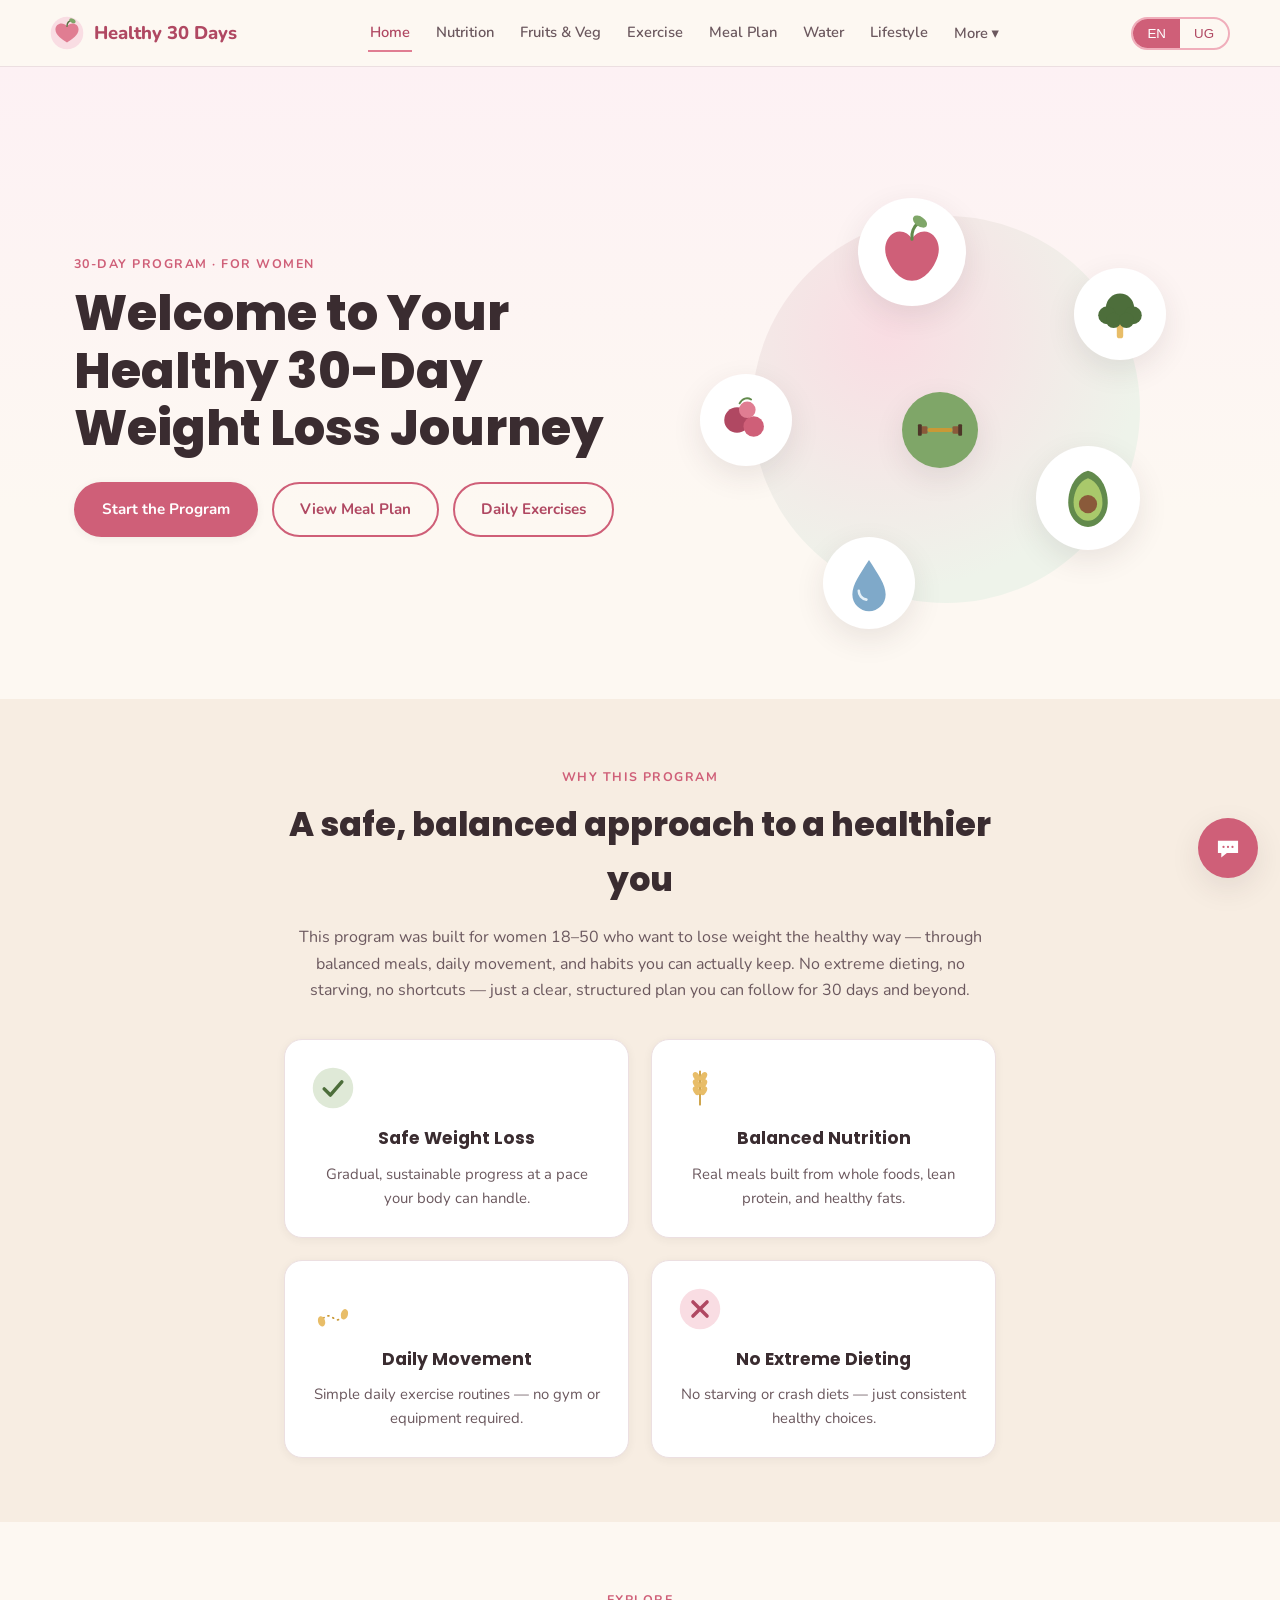
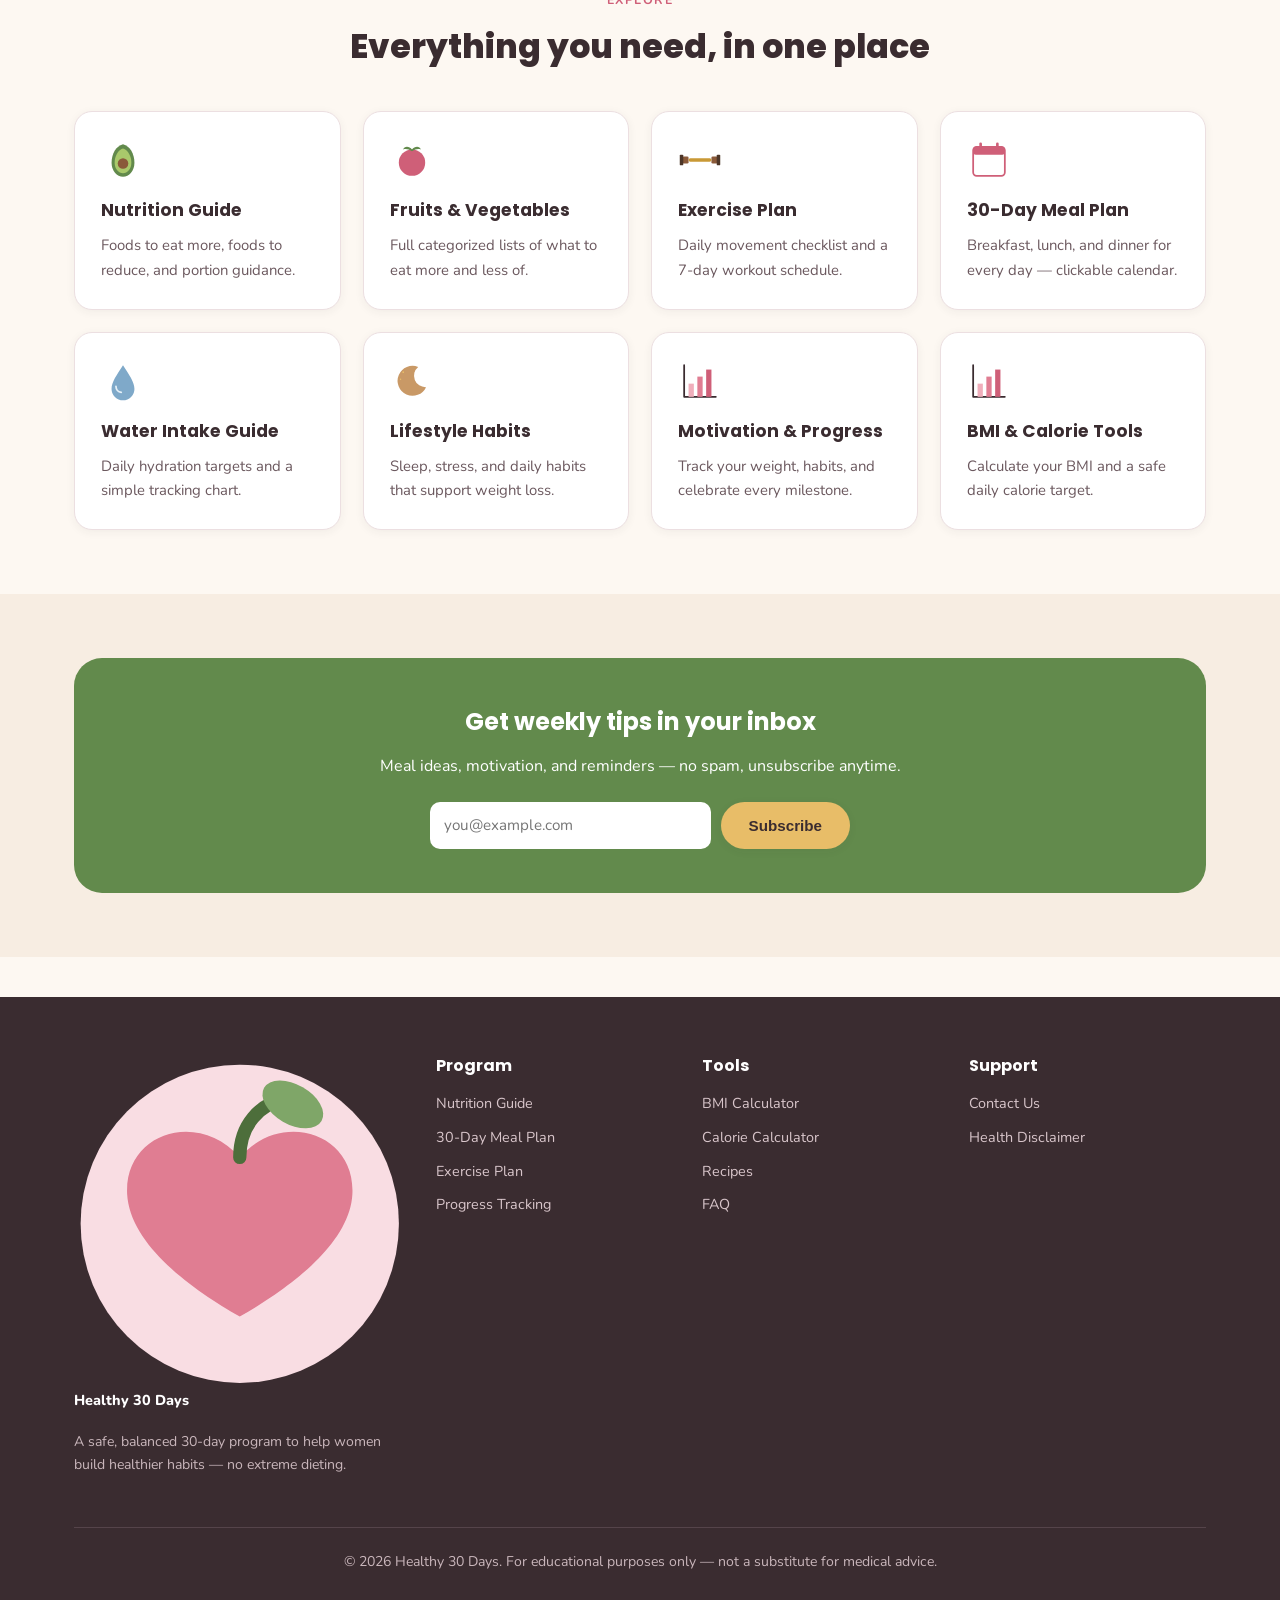
<file: index.html>
<!DOCTYPE html>
<html lang="en">
<head>
<meta charset="UTF-8">
<meta name="viewport" content="width=device-width, initial-scale=1.0">
<title>Healthy 30-Day Weight Loss Program for Women</title>
<meta name="description" content="A bilingual (Uyghur & English) 30-day program for safe, sustainable weight loss: nutrition, exercise, meal plans, and progress tracking.">
<link rel="stylesheet" href="css/style.css">
</head>
<body>
<header class="site-header" id="site-header"></header>

<main>
  <!-- HERO -->
  <section class="hero">
    <div class="container hero__inner">
      <div>
        <span class="eyebrow is-active" data-lang="en">30-Day Program · For Women</span>
        <span class="eyebrow ug-text" data-lang="ug" lang="ug">30 كۈنلۈك پىروگرامما · ئاياللار ئۈچۈن</span>

        <h1 data-lang="en" class="is-active">Welcome to Your Healthy 30-Day Weight Loss Journey</h1>
        <h1 data-lang="ug" class="ug-text" lang="ug">ساغلام 30 كۈنلۈك ئورۇقلاش سەپىرىگە خۇش كەلدىڭىز</h1>

        <div class="hero__actions">
          <a href="meal-plan.html" class="btn btn-primary">
            <span data-lang="en" class="is-active">Start the Program</span>
            <span data-lang="ug" class="ug-text" lang="ug">پىروگراممىنى باشلاش</span>
          </a>
          <a href="meal-plan.html" class="btn btn-outline">
            <span data-lang="en" class="is-active">View Meal Plan</span>
            <span data-lang="ug" class="ug-text" lang="ug">تاماق پىلانىنى كۆرۈش</span>
          </a>
          <a href="exercise.html" class="btn btn-outline">
            <span data-lang="en" class="is-active">Daily Exercises</span>
            <span data-lang="ug" class="ug-text" lang="ug">كۈندىلىك چېنىقىش</span>
          </a>
        </div>
      </div>

      <div class="hero__art">
        <div class="hero-collage">
          <div class="hero-collage__ring"></div>
          <div class="hero-collage__item hero-collage__item--1" data-icon="apple"></div>
          <div class="hero-collage__item hero-collage__item--2" data-icon="broccoli"></div>
          <div class="hero-collage__item hero-collage__item--3" data-icon="berries"></div>
          <div class="hero-collage__item hero-collage__item--4" data-icon="avocado"></div>
          <div class="hero-collage__item hero-collage__item--5" data-icon="water"></div>
          <div class="hero-collage__item hero-collage__item--6" data-icon="dumbbell"></div>
        </div>
      </div>
    </div>
  </section>

  <!-- INTRODUCTION -->
  <section class="section-alt">
    <div class="container text-center" style="max-width:760px;">
      <span class="eyebrow is-active" data-lang="en">Why This Program</span>
      <span class="eyebrow ug-text" data-lang="ug" lang="ug">نېمىشقا بۇ پىروگرامما</span>
      <h2 class="section-title is-active" data-lang="en">A safe, balanced approach to a healthier you</h2>
      <h2 class="section-title ug-text" data-lang="ug" lang="ug">بېخەتەر ئورۇقلاش ئۇسۇللىرى سىزنى تېخىمۇ ساغلام بولغان ھاياتقا باشلايدۇ</h2>
      <p class="section-lead text-center is-active" data-lang="en">This program was built for women 18–50 who want to lose weight the healthy way — through balanced meals, daily movement, and habits you can actually keep. No extreme dieting, no starving, no shortcuts — just a clear, structured plan you can follow for 30 days and beyond.</p>
      <p class="section-lead text-center ug-text" data-lang="ug" lang="ug">بۇ پىروگرامما 18-50 ياشلىق، ساغلام ئۇسۇلدا ئېغىرلىق چۈشۈرمەكچى بولغان ئاياللار ئۈچۈن تەييارلاندى — تەڭپۇڭ تاماق، كۈندىلىك ھەرىكەت ۋە داۋاملاشتۇرغىلى بولىدىغان ئادەتلەر ئارقىلىق. ھېچقانداق ئېشىنچە پەرھىز، ئاچ قېلىش ياكى قىسقا يول يوق — پەقەت 30 كۈن ۋە ئۇنىڭدىن كېيىنمۇ ئىزچىل ماڭالايدىغان ئېنىق پىلان.</p>

      <div class="feature-grid">
        <div class="card">
          <div class="card__icon" data-icon="check"></div>
          <h3 data-lang="en" class="is-active">Safe Weight Loss</h3>
          <h3 data-lang="ug" class="ug-text" lang="ug">بىخەتەر ئورۇقلاش</h3>
          <p data-lang="en" class="is-active">Gradual, sustainable progress at a pace your body can handle.</p>
          <p data-lang="ug" class="ug-text" lang="ug">بەدىنىڭىزگە ماس سۈرئەتتە، ئاستا-ئاستا داۋاملىق ئىلگىرىلەش.</p>
        </div>
        <div class="card">
          <div class="card__icon" data-icon="grain"></div>
          <h3 data-lang="en" class="is-active">Balanced Nutrition</h3>
          <h3 data-lang="ug" class="ug-text" lang="ug">تەڭپۇڭ ئوزۇقلىنىش</h3>
          <p data-lang="en" class="is-active">Real meals built from whole foods, lean protein, and healthy fats.</p>
          <p data-lang="ug" class="ug-text" lang="ug">پۈتۈن يېمەكلىك، ئاق بەلوك ۋە ساغلام مايلاردىن تەشكىللەنگەن ھەقىقىي تاماقلار.</p>
        </div>
        <div class="card">
          <div class="card__icon" data-icon="steps"></div>
          <h3 data-lang="en" class="is-active">Daily Movement</h3>
          <h3 data-lang="ug" class="ug-text" lang="ug">كۈندىلىك ھەرىكەت</h3>
          <p data-lang="en" class="is-active">Simple daily exercise routines — no gym or equipment required.</p>
          <p data-lang="ug" class="ug-text" lang="ug">ئاددىي كۈندىلىك چېنىقىش — تىرەنازال ياكى ئەسۋاب تەلەپ قىلمايدۇ.</p>
        </div>
        <div class="card">
          <div class="card__icon" data-icon="cross"></div>
          <h3 data-lang="en" class="is-active">No Extreme Dieting</h3>
          <h3 data-lang="ug" class="ug-text" lang="ug">ئېشىنچە پەرھىز يوق</h3>
          <p data-lang="en" class="is-active">No starving or crash diets — just consistent healthy choices.</p>
          <p data-lang="ug" class="ug-text" lang="ug">ئاچ قېلىش ياكى ئېغىر پەرھىز يوق — پەقەت ئىزچىل ساغلام تاللاش.</p>
        </div>
      </div>
    </div>
  </section>

  <!-- EXPLORE THE PROGRAM -->
  <section>
    <div class="container">
      <div class="text-center" style="max-width:640px;">
        <span class="eyebrow is-active" data-lang="en">Explore</span>
        <span class="eyebrow ug-text" data-lang="ug" lang="ug">كۆرۈپ چىقىش</span>
        <h2 class="section-title is-active" data-lang="en">Everything you need, in one place</h2>
        <h2 class="section-title ug-text" data-lang="ug" lang="ug">كېرەكلىك ھەممە نەرسە بىر يەردە</h2>
      </div>

      <div class="feature-grid">
        <a class="card" href="nutrition.html">
          <div class="card__icon" data-icon="avocado"></div>
          <h3 data-lang="en" class="is-active">Nutrition Guide</h3>
          <h3 data-lang="ug" class="ug-text" lang="ug">ئوزۇقلىنىش يېتەكچىسى</h3>
          <p data-lang="en" class="is-active">Foods to eat more, foods to reduce, and portion guidance.</p>
          <p data-lang="ug" class="ug-text" lang="ug">كۆپ يېيىلىدىغان ۋە ئازايتىلىدىغان يېمەكلىكلەر.</p>
        </a>
        <a class="card" href="fruits-vegetables.html">
          <div class="card__icon" data-icon="tomato"></div>
          <h3 data-lang="en" class="is-active">Fruits & Vegetables</h3>
          <h3 data-lang="ug" class="ug-text" lang="ug">مېۋە ۋە كۆكتاتلار</h3>
          <p data-lang="en" class="is-active">Full categorized lists of what to eat more and less of.</p>
          <p data-lang="ug" class="ug-text" lang="ug">تولۇق تۈرگە ئايرىلغان مېۋە-كۆكتات تىزىملىكى.</p>
        </a>
        <a class="card" href="exercise.html">
          <div class="card__icon" data-icon="dumbbell"></div>
          <h3 data-lang="en" class="is-active">Exercise Plan</h3>
          <h3 data-lang="ug" class="ug-text" lang="ug">چېنىقىش پىلانى</h3>
          <p data-lang="en" class="is-active">Daily movement checklist and a 7-day workout schedule.</p>
          <p data-lang="ug" class="ug-text" lang="ug">كۈندىلىك ھەرىكەت تىزىملىكى ۋە 7 كۈنلۈك چېنىقىش جەدۋىلى.</p>
        </a>
        <a class="card" href="meal-plan.html">
          <div class="card__icon" data-icon="calendarIcon"></div>
          <h3 data-lang="en" class="is-active">30-Day Meal Plan</h3>
          <h3 data-lang="ug" class="ug-text" lang="ug">30 كۈنلۈك تاماق پىلانى</h3>
          <p data-lang="en" class="is-active">Breakfast, lunch, and dinner for every day — clickable calendar.</p>
          <p data-lang="ug" class="ug-text" lang="ug">ھەر كۈنلۈك چۈشلۈك، چۈش تاماق ۋە كەچلىك تاماق.</p>
        </a>
        <a class="card" href="water.html">
          <div class="card__icon" data-icon="water"></div>
          <h3 data-lang="en" class="is-active">Water Intake Guide</h3>
          <h3 data-lang="ug" class="ug-text" lang="ug">سۇ ئىچىش يېتەكچىسى</h3>
          <p data-lang="en" class="is-active">Daily hydration targets and a simple tracking chart.</p>
          <p data-lang="ug" class="ug-text" lang="ug">كۈندىلىك سۇ ئىچىش نىشانى ۋە ئىز قوغلاش جەدۋىلى.</p>
        </a>
        <a class="card" href="lifestyle.html">
          <div class="card__icon" data-icon="moon"></div>
          <h3 data-lang="en" class="is-active">Lifestyle Habits</h3>
          <h3 data-lang="ug" class="ug-text" lang="ug">تۇرمۇش ئادەتلىرى</h3>
          <p data-lang="en" class="is-active">Sleep, stress, and daily habits that support weight loss.</p>
          <p data-lang="ug" class="ug-text" lang="ug">ئۇيقۇ، بېسىم ۋە ئورۇقلاشقا ياردەم بېرىدىغان ئادەتلەر.</p>
        </a>
        <a class="card" href="motivation.html">
          <div class="card__icon" data-icon="chart"></div>
          <h3 data-lang="en" class="is-active">Motivation & Progress</h3>
          <h3 data-lang="ug" class="ug-text" lang="ug">روھلاندۇرۇش ۋە ئىلگىرىلەش</h3>
          <p data-lang="en" class="is-active">Track your weight, habits, and celebrate every milestone.</p>
          <p data-lang="ug" class="ug-text" lang="ug">ئېغىرلىق ۋە ئادەتلىرىڭىزنى ئىز قوغلاڭ.</p>
        </a>
        <a class="card" href="bmi-calculator.html">
          <div class="card__icon" data-icon="chart"></div>
          <h3 data-lang="en" class="is-active">BMI & Calorie Tools</h3>
          <h3 data-lang="ug" class="ug-text" lang="ug">BMI ۋە كالورىيە قوراللىرى</h3>
          <p data-lang="en" class="is-active">Calculate your BMI and a safe daily calorie target.</p>
          <p data-lang="ug" class="ug-text" lang="ug">BMI ۋە بىخەتەر كالورىيە نىشانىڭىزنى ھېسابلاڭ.</p>
        </a>
      </div>
    </div>
  </section>

  <!-- NEWSLETTER -->
  <section class="section-alt">
    <div class="container">
      <div class="newsletter">
        <h2 data-lang="en" class="is-active">Get weekly tips in your inbox</h2>
        <h2 class="ug-text" data-lang="ug" lang="ug">ھەر ھەپتىلىك مەسلىھەتلەرنى ئېلىڭ</h2>
        <p data-lang="en" class="is-active">Meal ideas, motivation, and reminders — no spam, unsubscribe anytime.</p>
        <p class="ug-text" data-lang="ug" lang="ug">تاماق تەۋسىيىسى، روھلاندۇرۇش ۋە ئەسكەرتىش — خالىغان ۋاقىتتا ۋاز كېچەلەيسىز.</p>
        <form class="newsletter-form">
          <input type="email" required placeholder="you@example.com">
          <button type="submit" class="btn btn-primary">
            <span data-lang="en" class="is-active">Subscribe</span>
            <span data-lang="ug" class="ug-text" lang="ug">مۇشتەرى بولۇش</span>
          </button>
        </form>
        <p class="form-msg"><span data-lang="en" class="is-active"></span><span data-lang="ug" class="ug-text" lang="ug"></span></p>
      </div>
    </div>
  </section>
</main>

<footer class="site-footer" id="site-footer"></footer>

<script src="js/icons.js"></script>
<script src="js/components.js"></script>
<script src="js/i18n.js"></script>
<script src="js/chatbot.js"></script>
<script src="js/main.js"></script>
</body>
</html>
</file>
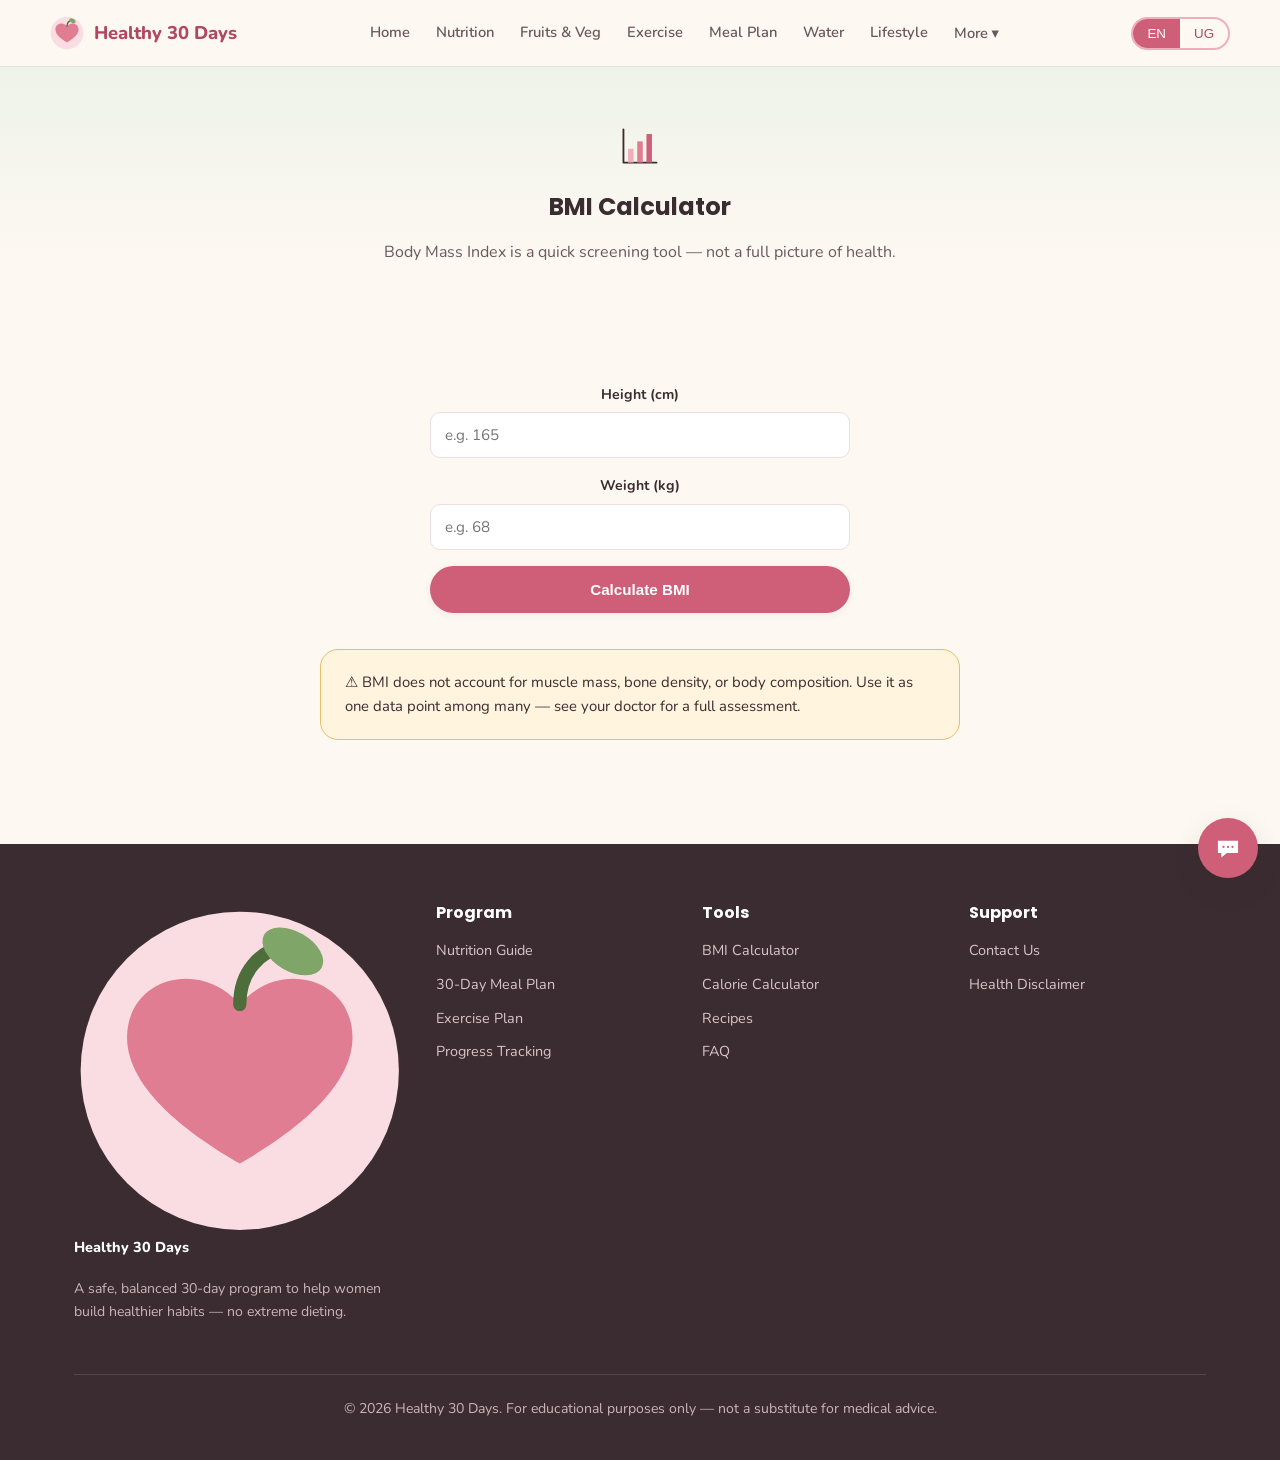
<file: bmi-calculator.html>
<!DOCTYPE html>
<html lang="en">
<head>
<meta charset="UTF-8">
<meta name="viewport" content="width=device-width, initial-scale=1.0">
<title>BMI Calculator — Healthy 30 Days</title>
<link rel="stylesheet" href="css/style.css">
</head>
<body>
<header class="site-header" id="site-header"></header>

<main>
  <section class="page-hero">
    <div class="container">
      <div class="icon-row"><span data-icon="chart"></span></div>
      <h1 class="is-active" data-lang="en">BMI Calculator</h1>
      <h1 class="ug-text" data-lang="ug" lang="ug">BMI ھېسابلىغۇچ</h1>
      <p class="section-lead text-center is-active" data-lang="en">Body Mass Index is a quick screening tool — not a full picture of health.</p>
      <p class="section-lead text-center ug-text" data-lang="ug" lang="ug">بەدەن ماسسا ئىندېكسى تېز تەكشۈرۈش قورالى — ساغلاملىقنىڭ تولۇق كۆرۈنۈشى ئەمەس.</p>
    </div>
  </section>

  <section>
    <div class="container text-center">
      <form id="bmiForm" class="form-grid" style="margin-left:auto;margin-right:auto;">
        <div>
          <label class="is-active" data-lang="en">Height (cm)</label><label class="ug-text" data-lang="ug" lang="ug">بوي (سانتىمېتىر)</label>
          <input type="number" id="bmiHeight" required min="120" max="220" placeholder="e.g. 165">
        </div>
        <div>
          <label class="is-active" data-lang="en">Weight (kg)</label><label class="ug-text" data-lang="ug" lang="ug">ئېغىرلىق (كىلوگرام)</label>
          <input type="number" id="bmiWeight" required min="30" max="250" placeholder="e.g. 68">
        </div>
        <button type="submit" class="btn btn-primary btn-block">
          <span class="is-active" data-lang="en">Calculate BMI</span><span class="ug-text" data-lang="ug" lang="ug">BMI ھېسابلاش</span>
        </button>
      </form>
      <div class="result-box" id="bmiResult" style="max-width:420px;margin:20px auto 0;">
        <p class="is-active" data-lang="en"></p><p class="ug-text" data-lang="ug" lang="ug"></p>
      </div>

      <div class="notice-box" style="max-width:640px;margin:36px auto 0;text-align:left;">
        <span class="is-active" data-lang="en">⚠️ BMI does not account for muscle mass, bone density, or body composition. Use it as one data point among many — see your doctor for a full assessment.</span>
        <span class="ug-text" data-lang="ug" lang="ug">⚠️ BMI مۇسكۇل ماسسىسى، سۆڭەك زىچلىقى ياكى بەدەن تەركىبىنى ھېسابقا ئالمايدۇ. تولۇق باھالاش ئۈچۈن دوختۇرغا كۆرۈنۈڭ.</span>
      </div>
    </div>
  </section>
</main>

<footer class="site-footer" id="site-footer"></footer>

<script src="js/icons.js"></script>
<script src="js/components.js"></script>
<script src="js/i18n.js"></script>
<script src="js/chatbot.js"></script>
<script src="js/main.js"></script>
<script src="js/calculators.js"></script>
</body>
</html>
</file>
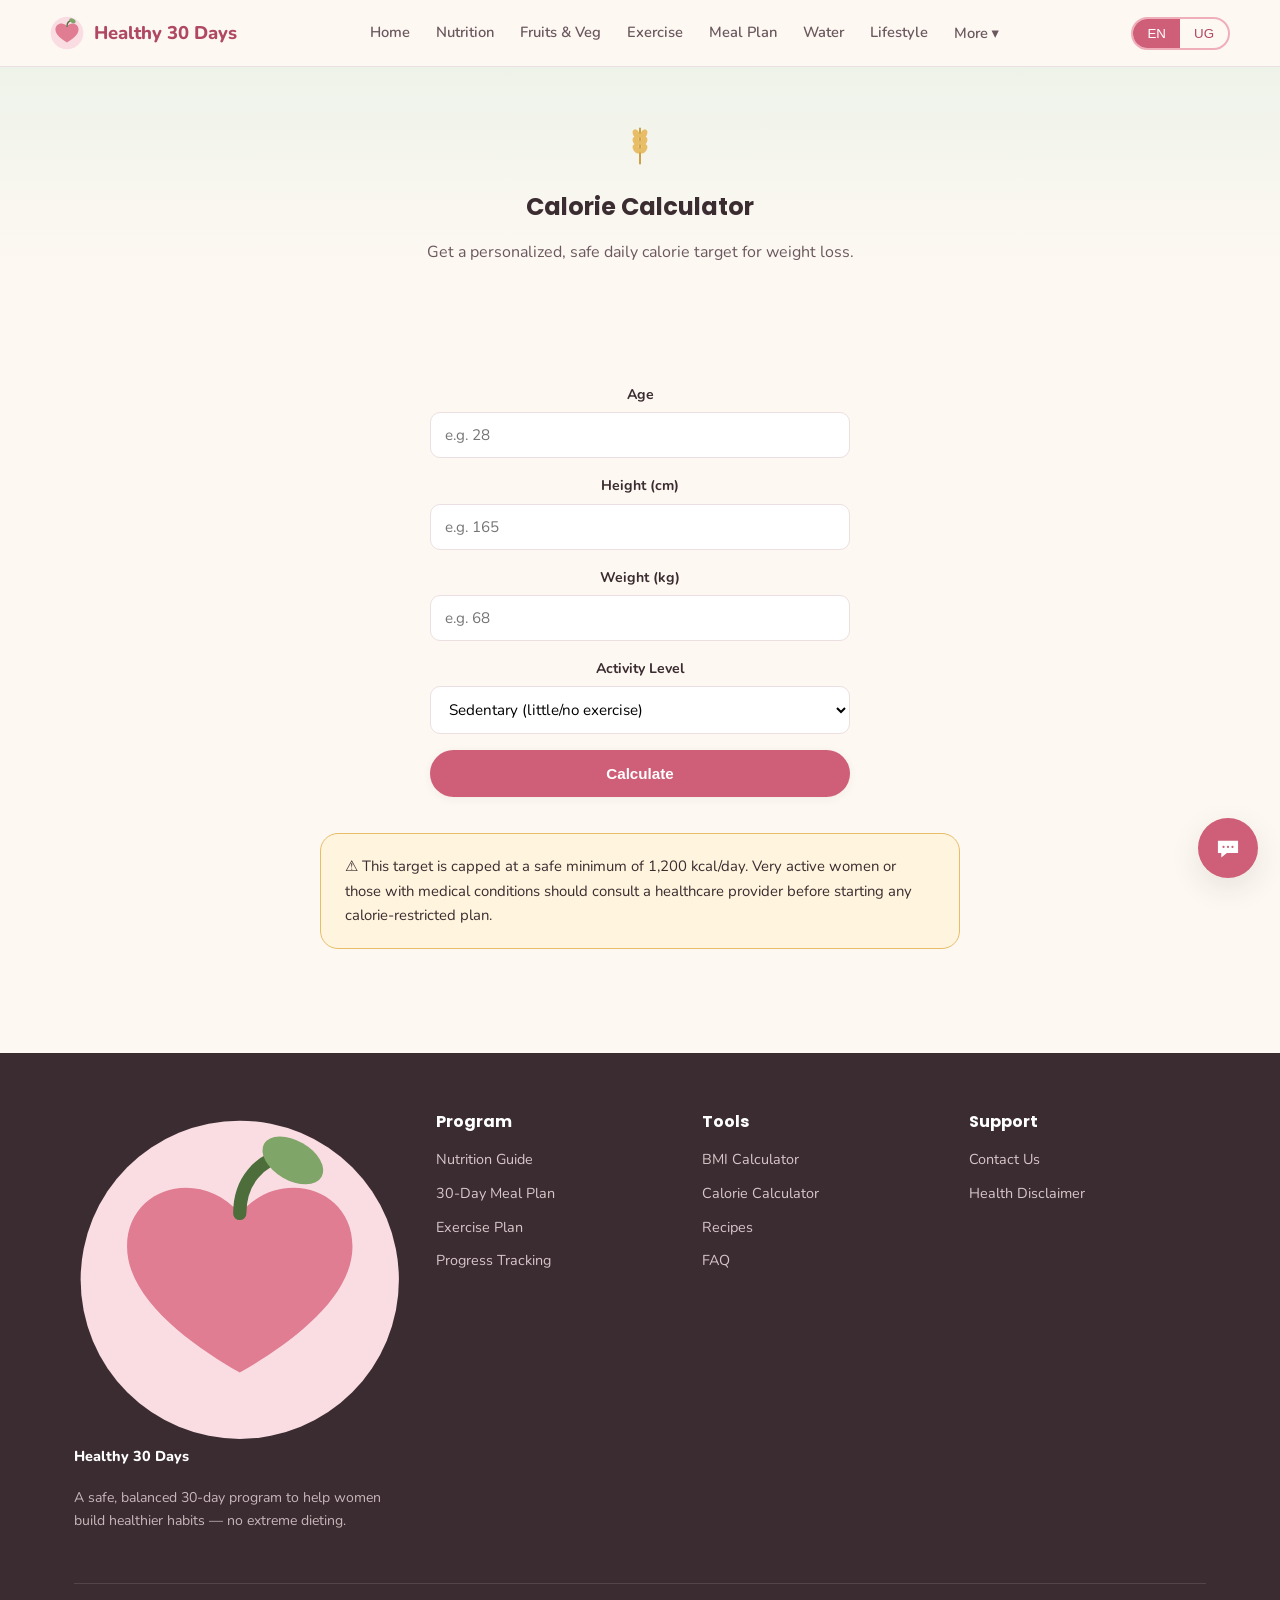
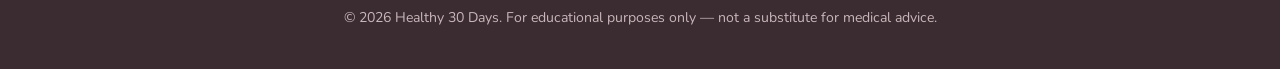
<file: calorie-calculator.html>
<!DOCTYPE html>
<html lang="en">
<head>
<meta charset="UTF-8">
<meta name="viewport" content="width=device-width, initial-scale=1.0">
<title>Calorie Calculator — Healthy 30 Days</title>
<link rel="stylesheet" href="css/style.css">
</head>
<body>
<header class="site-header" id="site-header"></header>

<main>
  <section class="page-hero">
    <div class="container">
      <div class="icon-row"><span data-icon="grain"></span></div>
      <h1 class="is-active" data-lang="en">Calorie Calculator</h1>
      <h1 class="ug-text" data-lang="ug" lang="ug">كالورىيە ھېسابلىغۇچ</h1>
      <p class="section-lead text-center is-active" data-lang="en">Get a personalized, safe daily calorie target for weight loss.</p>
      <p class="section-lead text-center ug-text" data-lang="ug" lang="ug">شەخسىي، بىخەتەر كۈندىلىك كالورىيە نىشانىڭىزنى بىلىڭ.</p>
    </div>
  </section>

  <section>
    <div class="container text-center">
      <form id="calorieForm" class="form-grid" style="margin-left:auto;margin-right:auto;">
        <div>
          <label class="is-active" data-lang="en">Age</label><label class="ug-text" data-lang="ug" lang="ug">ياش</label>
          <input type="number" id="calAge" required min="15" max="80" placeholder="e.g. 28">
        </div>
        <div>
          <label class="is-active" data-lang="en">Height (cm)</label><label class="ug-text" data-lang="ug" lang="ug">بوي (سانتىمېتىر)</label>
          <input type="number" id="calHeight" required min="120" max="220" placeholder="e.g. 165">
        </div>
        <div>
          <label class="is-active" data-lang="en">Weight (kg)</label><label class="ug-text" data-lang="ug" lang="ug">ئېغىرلىق (كىلوگرام)</label>
          <input type="number" id="calWeight" required min="30" max="250" placeholder="e.g. 68">
        </div>
        <div>
          <label class="is-active" data-lang="en">Activity Level</label><label class="ug-text" data-lang="ug" lang="ug">ھەرىكەت دەرىجىسى</label>
          <select id="calActivity"
            data-en-0="Sedentary (little/no exercise)" data-ug-0="ئولتۇرغاق (ئاز/چېنىقىشسىز)"
            data-en-1="Light (1–3 days/week)" data-ug-1="يېنىك (ھەپتىدە 1-3 كۈن)"
            data-en-2="Moderate (3–5 days/week)" data-ug-2="ئوتتۇرا (ھەپتىدە 3-5 كۈن)"
            data-en-3="Active (6–7 days/week)" data-ug-3="پائال (ھەپتىدە 6-7 كۈن)">
            <option value="1.2">Sedentary (little/no exercise)</option>
            <option value="1.375">Light (1–3 days/week)</option>
            <option value="1.55">Moderate (3–5 days/week)</option>
            <option value="1.725">Active (6–7 days/week)</option>
          </select>
        </div>
        <button type="submit" class="btn btn-primary btn-block">
          <span class="is-active" data-lang="en">Calculate</span><span class="ug-text" data-lang="ug" lang="ug">ھېسابلاش</span>
        </button>
      </form>
      <div class="result-box" id="calorieResult" style="max-width:420px;margin:20px auto 0;">
        <p class="is-active" data-lang="en"></p><p class="ug-text" data-lang="ug" lang="ug"></p>
      </div>

      <div class="notice-box" style="max-width:640px;margin:36px auto 0;text-align:left;">
        <span class="is-active" data-lang="en">⚠️ This target is capped at a safe minimum of 1,200 kcal/day. Very active women or those with medical conditions should consult a healthcare provider before starting any calorie-restricted plan.</span>
        <span class="ug-text" data-lang="ug" lang="ug">⚠️ بۇ نىشان كۈندە ئەڭ تۆۋەن 1200 كالورىيە بىلەن چەكلىنىدۇ. بەك پائال ياكى دوختۇرلۇق كېسىلى بار ئاياللار ھەر قانداق كالورىيە چەكلىمە پىلانىنى باشلاشتىن ئىلگىرى دوختۇر بىلەن مەسلىھەتلىشىڭ.</span>
      </div>
    </div>
  </section>
</main>

<footer class="site-footer" id="site-footer"></footer>

<script src="js/icons.js"></script>
<script src="js/components.js"></script>
<script src="js/i18n.js"></script>
<script src="js/chatbot.js"></script>
<script src="js/main.js"></script>
<script src="js/calculators.js"></script>
</body>
</html>
</file>
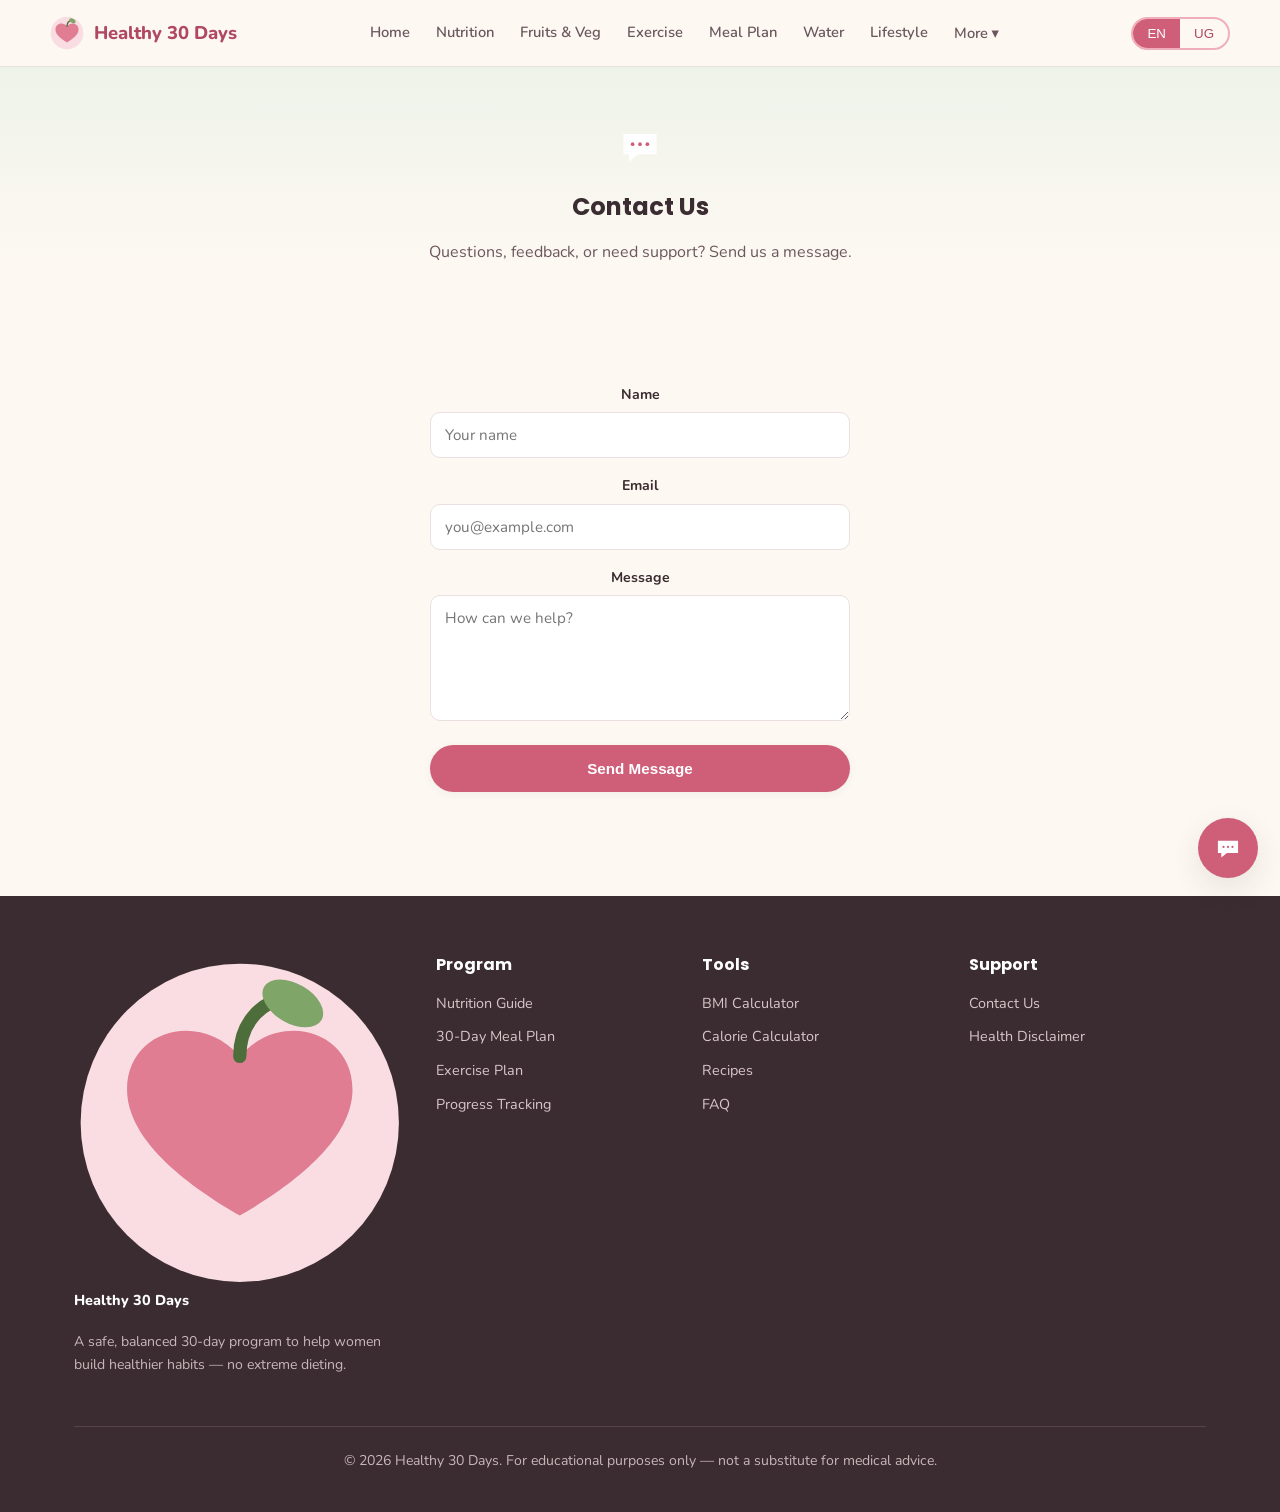
<file: contact.html>
<!DOCTYPE html>
<html lang="en">
<head>
<meta charset="UTF-8">
<meta name="viewport" content="width=device-width, initial-scale=1.0">
<title>Contact — Healthy 30 Days</title>
<link rel="stylesheet" href="css/style.css">
</head>
<body>
<header class="site-header" id="site-header"></header>

<main>
  <section class="page-hero">
    <div class="container">
      <div class="icon-row"><span data-icon="chat"></span></div>
      <h1 class="is-active" data-lang="en">Contact Us</h1>
      <h1 class="ug-text" data-lang="ug" lang="ug">بىز بىلەن ئالاقىلىشىڭ</h1>
      <p class="section-lead text-center is-active" data-lang="en">Questions, feedback, or need support? Send us a message.</p>
      <p class="section-lead text-center ug-text" data-lang="ug" lang="ug">سوئال، پىكىر ياكى قوللاش كېرەكمۇ؟ بىزگە ئۇچۇر ئەۋەتىڭ.</p>
    </div>
  </section>

  <section>
    <div class="container text-center">
      <form class="form-grid" id="contactForm" style="margin-left:auto;margin-right:auto;">
        <div>
          <label class="is-active" data-lang="en">Name</label><label class="ug-text" data-lang="ug" lang="ug">ئىسمى</label>
          <input type="text" required placeholder="Your name">
        </div>
        <div>
          <label class="is-active" data-lang="en">Email</label><label class="ug-text" data-lang="ug" lang="ug">ئېلخەت</label>
          <input type="email" required placeholder="you@example.com">
        </div>
        <div>
          <label class="is-active" data-lang="en">Message</label><label class="ug-text" data-lang="ug" lang="ug">ئۇچۇر</label>
          <textarea rows="5" required placeholder="How can we help?"></textarea>
        </div>
        <button type="submit" class="btn btn-primary btn-block">
          <span class="is-active" data-lang="en">Send Message</span><span class="ug-text" data-lang="ug" lang="ug">ئۇچۇر ئەۋەتىش</span>
        </button>
      </form>
      <p class="form-msg" id="contactMsg" style="max-width:420px;margin:16px auto 0;">
        <span class="is-active" data-lang="en">✓ Thanks! We'll get back to you soon.</span>
        <span class="ug-text" data-lang="ug" lang="ug">✓ رەھمەت! سىزگە تېزدىن جاۋاب بېرىمىز.</span>
      </p>
    </div>
  </section>
</main>

<footer class="site-footer" id="site-footer"></footer>

<script src="js/icons.js"></script>
<script src="js/components.js"></script>
<script src="js/i18n.js"></script>
<script src="js/chatbot.js"></script>
<script src="js/main.js"></script>
<script>
document.getElementById('contactForm').addEventListener('submit', function (e) {
  e.preventDefault();
  document.getElementById('contactMsg').classList.add('is-visible');
  this.reset();
});
</script>
</body>
</html>
</file>
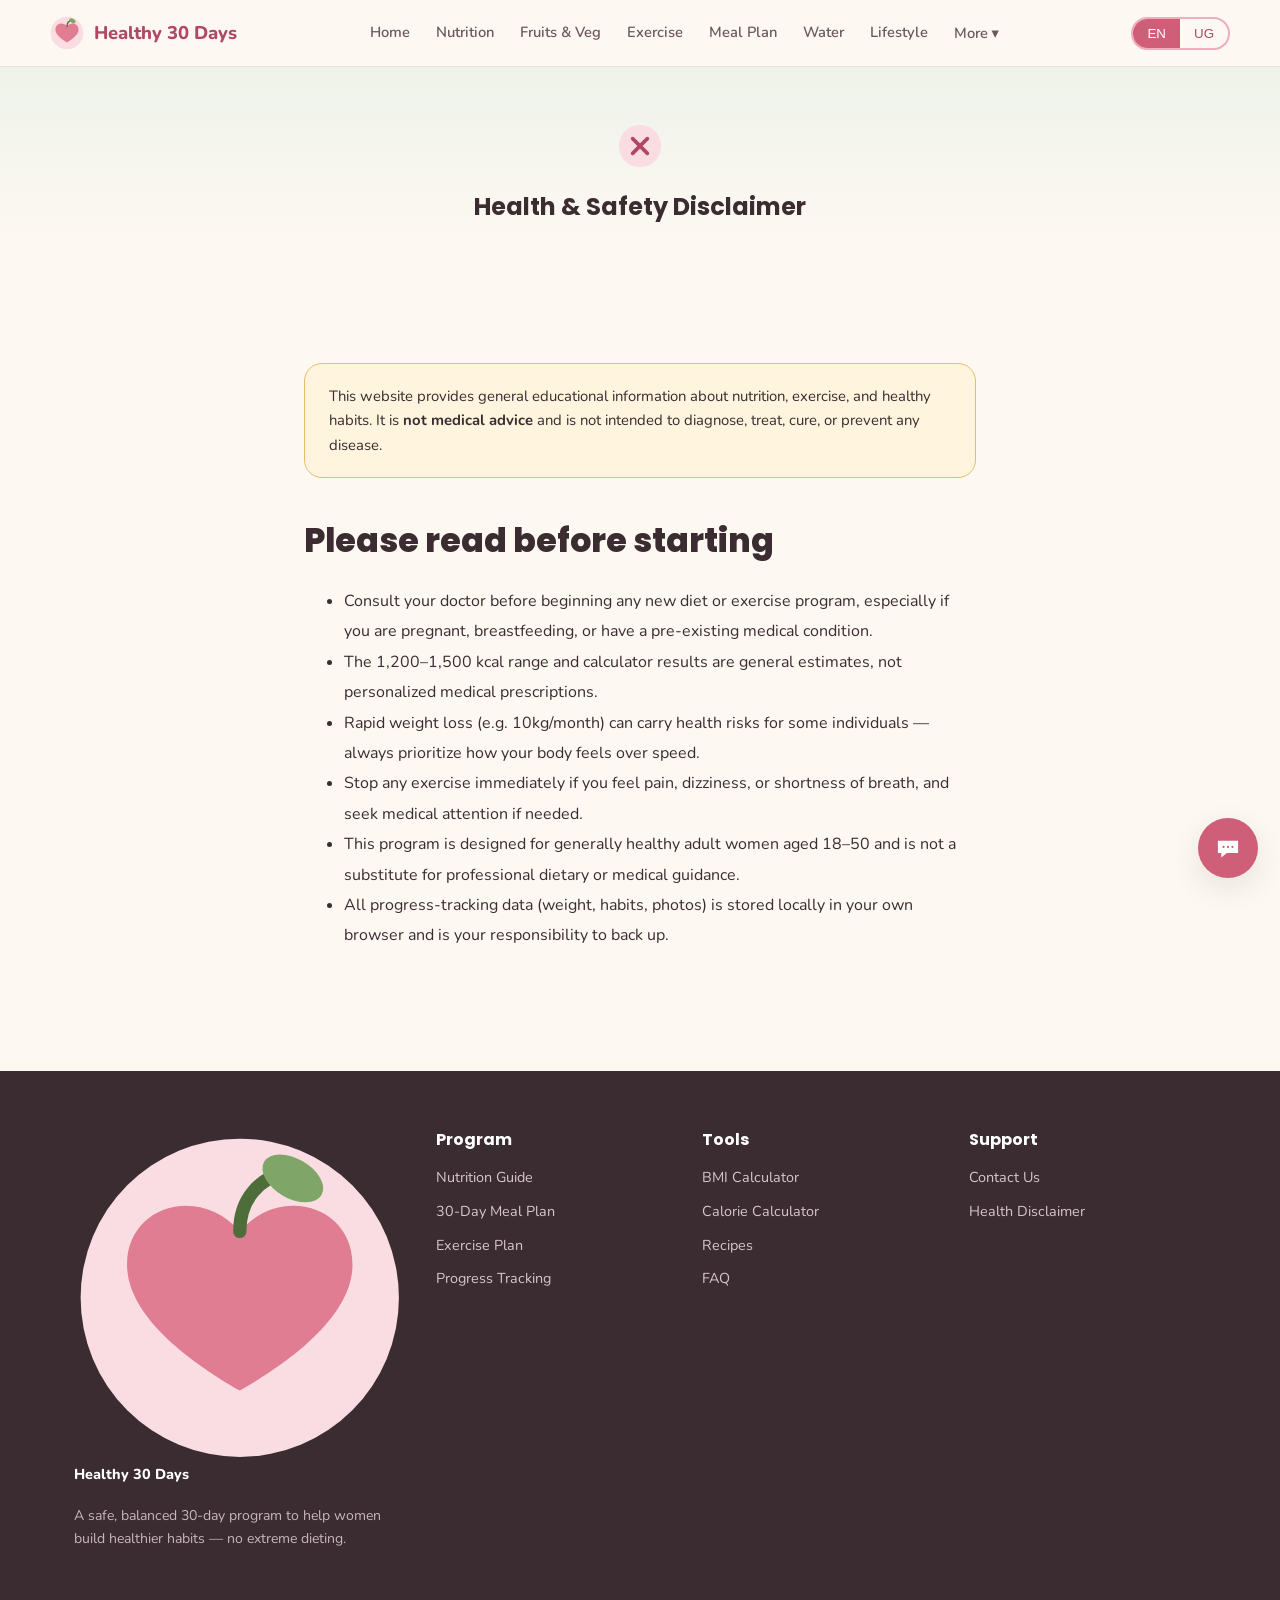
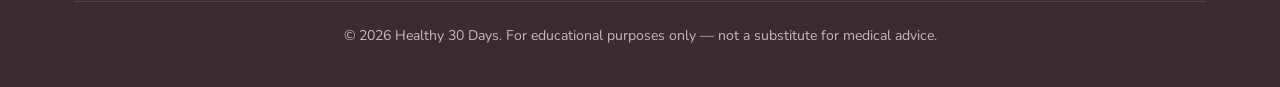
<file: disclaimer.html>
<!DOCTYPE html>
<html lang="en">
<head>
<meta charset="UTF-8">
<meta name="viewport" content="width=device-width, initial-scale=1.0">
<title>Health Disclaimer — Healthy 30 Days</title>
<link rel="stylesheet" href="css/style.css">
</head>
<body>
<header class="site-header" id="site-header"></header>

<main>
  <section class="page-hero">
    <div class="container">
      <div class="icon-row"><span data-icon="cross"></span></div>
      <h1 class="is-active" data-lang="en">Health & Safety Disclaimer</h1>
      <h1 class="ug-text" data-lang="ug" lang="ug">ساغلاملىق ۋە بىخەتەرلىك ئۇقتۇرۇشى</h1>
    </div>
  </section>

  <section>
    <div class="container" style="max-width:720px;">
      <div class="notice-box is-active" data-lang="en">
        <p style="margin:0;">This website provides general educational information about nutrition, exercise, and healthy habits. It is <strong>not medical advice</strong> and is not intended to diagnose, treat, cure, or prevent any disease.</p>
      </div>
      <div class="notice-box ug-text" data-lang="ug" lang="ug">
        <p style="margin:0;">بۇ تور بېكىتى ئوزۇقلىنىش، چېنىقىش ۋە ساغلام ئادەتلەر ھەققىدە ئومۇمىي مەلۇمات بېرىدۇ. بۇ <strong>دوختۇرلۇق مەسلىھىتى ئەمەس</strong> ۋە ھېچقانداق كېسەلنى ئانالىز قىلىش، داۋالاش ياكى ئالدىنى ئېلىشقا مۆلچەرلەنمىگەن.</p>
      </div>

      <div class="is-active" data-lang="en">
        <h2 class="section-title" style="margin-top:36px;">Please read before starting</h2>
        <ul style="line-height:1.9;">
          <li>Consult your doctor before beginning any new diet or exercise program, especially if you are pregnant, breastfeeding, or have a pre-existing medical condition.</li>
          <li>The 1,200–1,500 kcal range and calculator results are general estimates, not personalized medical prescriptions.</li>
          <li>Rapid weight loss (e.g. 10kg/month) can carry health risks for some individuals — always prioritize how your body feels over speed.</li>
          <li>Stop any exercise immediately if you feel pain, dizziness, or shortness of breath, and seek medical attention if needed.</li>
          <li>This program is designed for generally healthy adult women aged 18–50 and is not a substitute for professional dietary or medical guidance.</li>
          <li>All progress-tracking data (weight, habits, photos) is stored locally in your own browser and is your responsibility to back up.</li>
        </ul>
      </div>
      <div class="ug-text" data-lang="ug" lang="ug">
        <h2 class="section-title" style="margin-top:36px;">باشلاشتىن ئىلگىرى ئوقۇپ بېقىڭ</h2>
        <ul style="line-height:1.9;">
          <li>يېڭى پەرھىز ياكى چېنىقىش پىروگراممىسىنى باشلاشتىن ئىلگىرى، بولۇپمۇ ھامىلىدار، ئېمىتىۋاتقان ياكى ئىلگىرىكى كېسىلىڭىز بار بولسا، دوختۇرىڭىز بىلەن مەسلىھەتلىشىڭ.</li>
          <li>1200-1500 كالورىيە دائىرىسى ۋە ھېسابلىغۇچ نەتىجىلىرى ئومۇمىي تەخمىن، شەخسىي دوختۇرلۇق تەۋسىيىسى ئەمەس.</li>
          <li>تېز ئېغىرلىق چۈشۈرۈش (مەسىلەن ئايدا 10 كىلوگرام) بەزى كىشىلەر ئۈچۈن خەتەرلىك بولۇشى مۇمكىن — ھەمىشە بەدىنىڭىزنىڭ ھېسسىياتىنى تېزلىكتىن ئۈستۈن قويۇڭ.</li>
          <li>چېنىقىش جەريانىدا ئاغرىق، بېشى ئايلىنىش ياكى نەپەس قىسىلىشى سەزسىڭىز دەرھال توختىتىڭ ۋە زۆرۈر بولسا دوختۇرغا كۆرۈنۈڭ.</li>
          <li>بۇ پىروگرامما ئومۇمەن ساغلام، 18-50 ياشلىق چوڭ ئاياللار ئۈچۈن تەييارلانغان ۋە كەسپىي ئوزۇقلىنىش ياكى دوختۇرلۇق يېتەكچىلىكىنىڭ ئورنىنى باسالمايدۇ.</li>
          <li>بارلىق ئىلگىرىلەش سانلىق مەلۇماتلىرى (ئېغىرلىق، ئادەت، رەسىم) سىزنىڭ تور كۆرگۈچىڭىزدە ساقلىنىدۇ ۋە زاپاسلاش ئۆزىڭىزنىڭ مەسئۇلىيىتى.</li>
        </ul>
      </div>
    </div>
  </section>
</main>

<footer class="site-footer" id="site-footer"></footer>

<script src="js/icons.js"></script>
<script src="js/components.js"></script>
<script src="js/i18n.js"></script>
<script src="js/chatbot.js"></script>
<script src="js/main.js"></script>
</body>
</html>
</file>
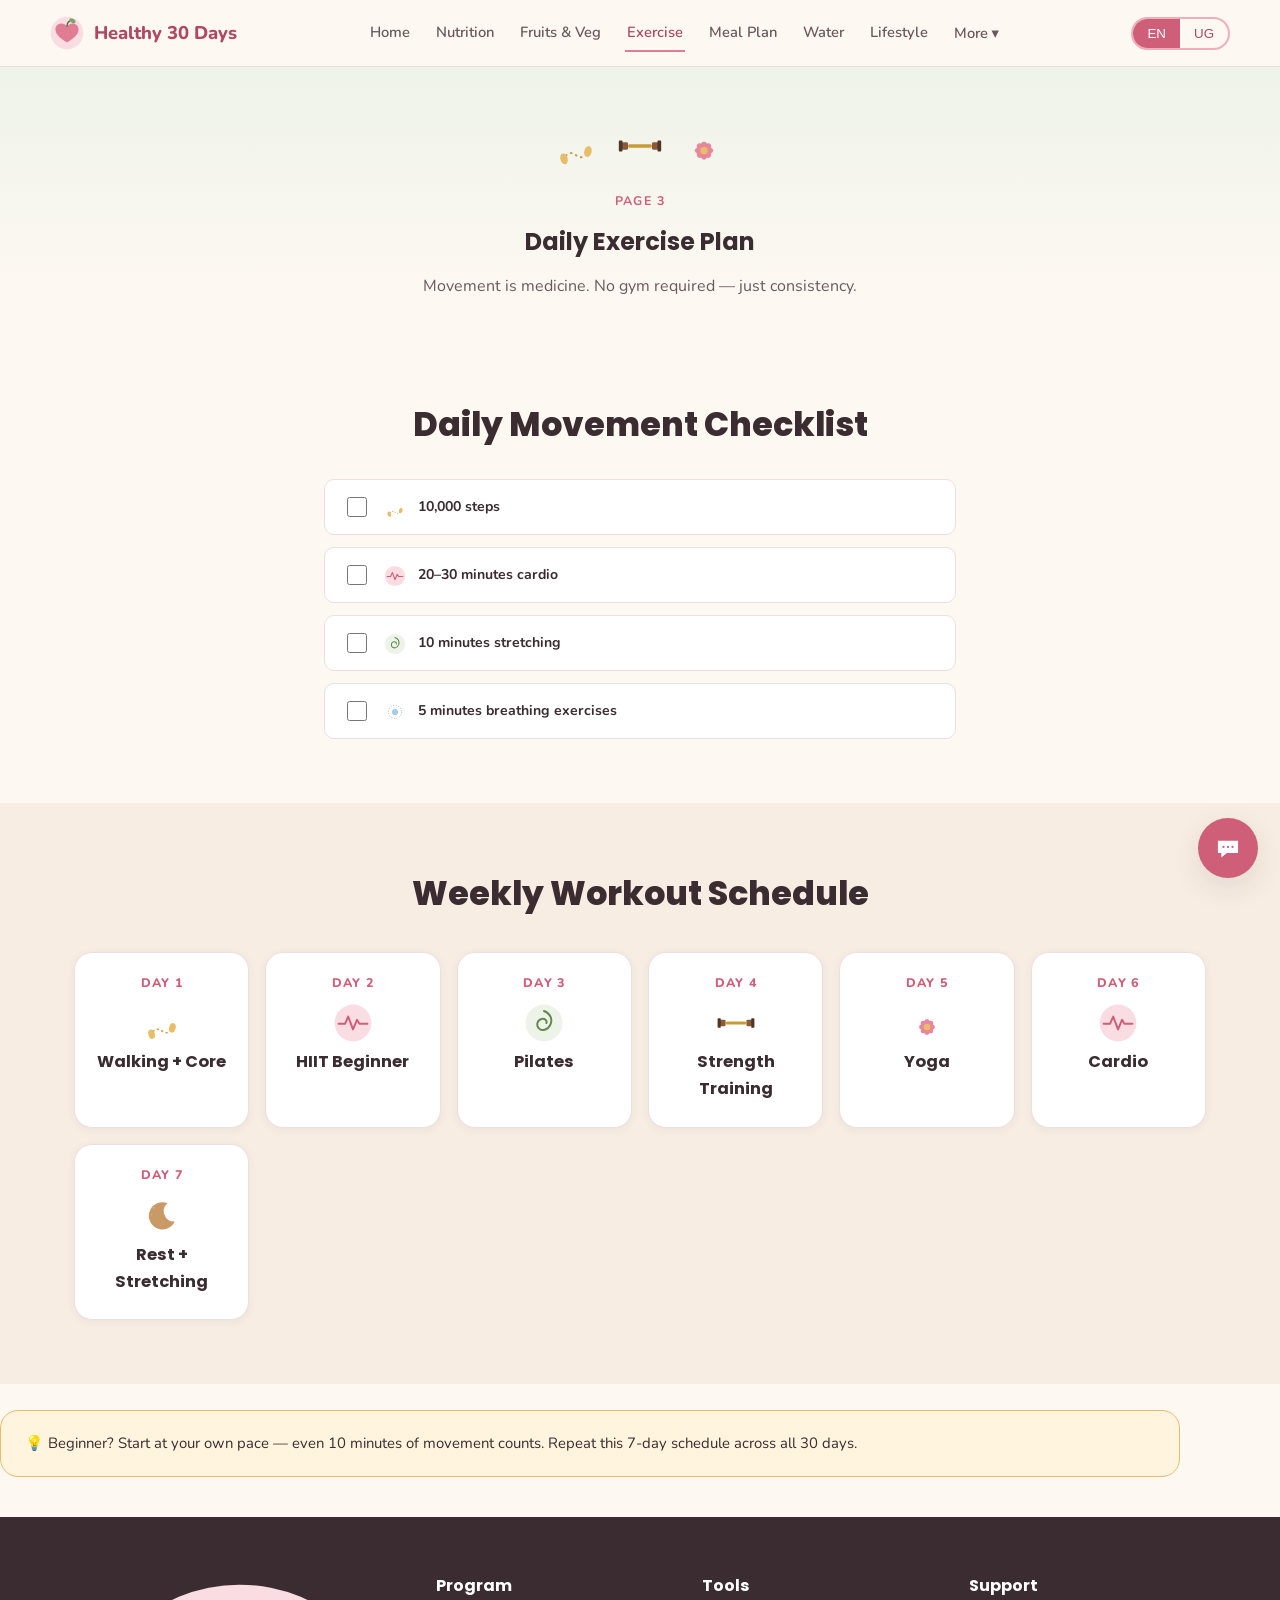
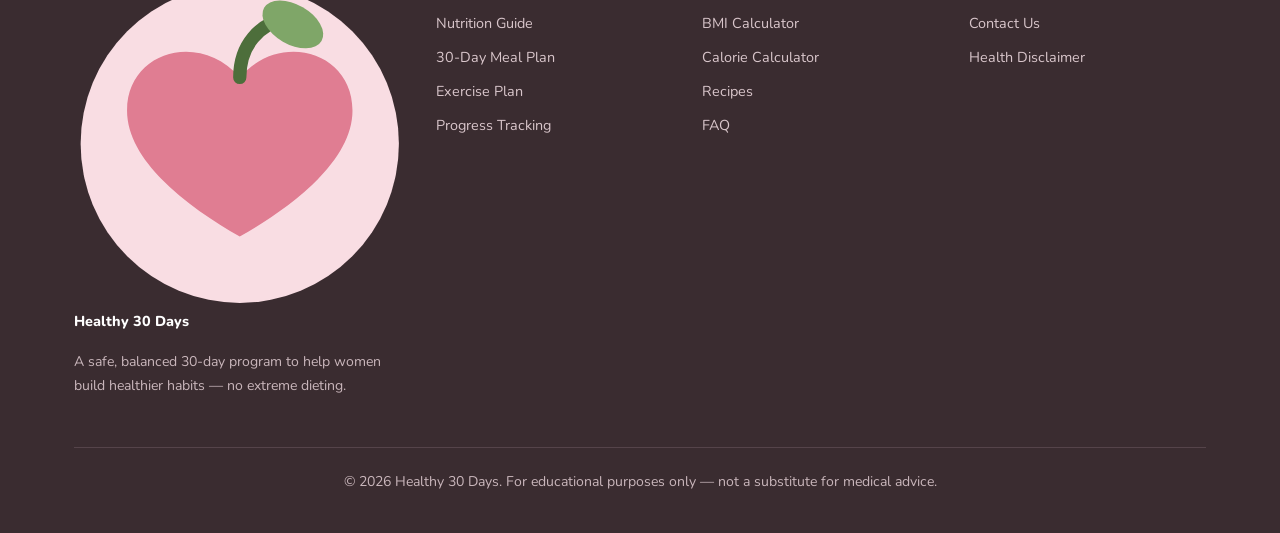
<file: exercise.html>
<!DOCTYPE html>
<html lang="en">
<head>
<meta charset="UTF-8">
<meta name="viewport" content="width=device-width, initial-scale=1.0">
<title>Daily Exercise Plan — Healthy 30 Days</title>
<link rel="stylesheet" href="css/style.css">
</head>
<body>
<header class="site-header" id="site-header"></header>

<main>
  <section class="page-hero">
    <div class="container">
      <div class="icon-row">
        <span data-icon="steps"></span><span data-icon="dumbbell"></span><span data-icon="lotus"></span>
      </div>
      <span class="eyebrow is-active" data-lang="en">Page 3</span>
      <span class="eyebrow ug-text" data-lang="ug" lang="ug">3-بەت</span>
      <h1 class="is-active" data-lang="en">Daily Exercise Plan</h1>
      <h1 class="ug-text" data-lang="ug" lang="ug">كۈندىلىك چېنىقىش پىلانى</h1>
      <p class="section-lead text-center is-active" data-lang="en">Movement is medicine. No gym required — just consistency.</p>
      <p class="section-lead text-center ug-text" data-lang="ug" lang="ug">ھەرىكەت — ئەڭ ياخشى دورا. تىرەنازال كېرەك ئەمەس — پەقەت ئىزچىللىق كېرەك.</p>
    </div>
  </section>

  <!-- DAILY MOVEMENT CHECKLIST -->
  <section>
    <div class="container" style="max-width:680px;">
      <h2 class="section-title text-center is-active" data-lang="en">Daily Movement Checklist</h2>
      <h2 class="section-title text-center ug-text" data-lang="ug" lang="ug">كۈندىلىك ھەرىكەت تىزىملىكى</h2>
      <ul class="checklist" data-storage-key="exercise-daily">
        <li>
          <input type="checkbox" id="ex-steps">
          <label for="ex-steps" style="margin:0;">
            <span data-icon="steps" style="width:22px;height:22px;display:inline-block;vertical-align:middle;margin-inline-end:8px;"></span>
            <span class="is-active" data-lang="en">10,000 steps</span><span class="ug-text" data-lang="ug" lang="ug">10,000 قەدەم</span>
          </label>
        </li>
        <li>
          <input type="checkbox" id="ex-cardio">
          <label for="ex-cardio" style="margin:0;">
            <span data-icon="cardio" style="width:22px;height:22px;display:inline-block;vertical-align:middle;margin-inline-end:8px;"></span>
            <span class="is-active" data-lang="en">20–30 minutes cardio</span><span class="ug-text" data-lang="ug" lang="ug">20-30 مىنۇت يۈرەك-قان تامىرى چېنىقىشى</span>
          </label>
        </li>
        <li>
          <input type="checkbox" id="ex-stretch">
          <label for="ex-stretch" style="margin:0;">
            <span data-icon="stretch" style="width:22px;height:22px;display:inline-block;vertical-align:middle;margin-inline-end:8px;"></span>
            <span class="is-active" data-lang="en">10 minutes stretching</span><span class="ug-text" data-lang="ug" lang="ug">10 مىنۇت سوزۇلۇش</span>
          </label>
        </li>
        <li>
          <input type="checkbox" id="ex-breathe">
          <label for="ex-breathe" style="margin:0;">
            <span data-icon="breathing" style="width:22px;height:22px;display:inline-block;vertical-align:middle;margin-inline-end:8px;"></span>
            <span class="is-active" data-lang="en">5 minutes breathing exercises</span><span class="ug-text" data-lang="ug" lang="ug">5 مىنۇت نەپەس ئېلىش مەشقى</span>
          </label>
        </li>
      </ul>
    </div>
  </section>

  <!-- WEEKLY SCHEDULE -->
  <section class="section-alt">
    <div class="container">
      <h2 class="section-title text-center is-active" data-lang="en">Weekly Workout Schedule</h2>
      <h2 class="section-title text-center ug-text" data-lang="ug" lang="ug">ھەپتىلىك چېنىقىش جەدۋىلى</h2>
      <div class="week-grid">
        <div class="day-card">
          <div class="day-num is-active" data-lang="en">Day 1</div><div class="day-num ug-text" data-lang="ug" lang="ug">1-كۈن</div>
          <div data-icon="steps" style="width:40px;height:40px;margin:8px auto 0;"></div>
          <h4 class="is-active" data-lang="en">Walking + Core</h4><h4 class="ug-text" data-lang="ug" lang="ug">مېڭىش + قورساق مۇسكۇلى</h4>
        </div>
        <div class="day-card">
          <div class="day-num is-active" data-lang="en">Day 2</div><div class="day-num ug-text" data-lang="ug" lang="ug">2-كۈن</div>
          <div data-icon="cardio" style="width:40px;height:40px;margin:8px auto 0;"></div>
          <h4 class="is-active" data-lang="en">HIIT Beginner</h4><h4 class="ug-text" data-lang="ug" lang="ug">باشلانغۇچ HIIT</h4>
        </div>
        <div class="day-card">
          <div class="day-num is-active" data-lang="en">Day 3</div><div class="day-num ug-text" data-lang="ug" lang="ug">3-كۈن</div>
          <div data-icon="stretch" style="width:40px;height:40px;margin:8px auto 0;"></div>
          <h4 class="is-active" data-lang="en">Pilates</h4><h4 class="ug-text" data-lang="ug" lang="ug">پىلاتېس</h4>
        </div>
        <div class="day-card">
          <div class="day-num is-active" data-lang="en">Day 4</div><div class="day-num ug-text" data-lang="ug" lang="ug">4-كۈن</div>
          <div data-icon="dumbbell" style="width:40px;height:40px;margin:8px auto 0;"></div>
          <h4 class="is-active" data-lang="en">Strength Training</h4><h4 class="ug-text" data-lang="ug" lang="ug">كۈچ چېنىقىشى</h4>
        </div>
        <div class="day-card">
          <div class="day-num is-active" data-lang="en">Day 5</div><div class="day-num ug-text" data-lang="ug" lang="ug">5-كۈن</div>
          <div data-icon="lotus" style="width:40px;height:40px;margin:8px auto 0;"></div>
          <h4 class="is-active" data-lang="en">Yoga</h4><h4 class="ug-text" data-lang="ug" lang="ug">يوگا</h4>
        </div>
        <div class="day-card">
          <div class="day-num is-active" data-lang="en">Day 6</div><div class="day-num ug-text" data-lang="ug" lang="ug">6-كۈن</div>
          <div data-icon="cardio" style="width:40px;height:40px;margin:8px auto 0;"></div>
          <h4 class="is-active" data-lang="en">Cardio</h4><h4 class="ug-text" data-lang="ug" lang="ug">يۈرەك-قان تامىرى چېنىقىشى</h4>
        </div>
        <div class="day-card">
          <div class="day-num is-active" data-lang="en">Day 7</div><div class="day-num ug-text" data-lang="ug" lang="ug">7-كۈن</div>
          <div data-icon="moon" style="width:40px;height:40px;margin:8px auto 0;"></div>
          <h4 class="is-active" data-lang="en">Rest + Stretching</h4><h4 class="ug-text" data-lang="ug" lang="ug">ئارام + سوزۇلۇش</h4>
        </div>
      </div>
    </div>
  </section>

  <div class="notice-box container is-active" data-lang="en">
    💡 Beginner? Start at your own pace — even 10 minutes of movement counts. Repeat this 7-day schedule across all 30 days.
  </div>
  <div class="notice-box container ug-text" data-lang="ug" lang="ug">
    💡 باشلانغۇچمۇ؟ ئۆز سۈرئىتىڭىزدە باشلاڭ — 10 مىنۇت ھەرىكەتمۇ پايدىلىق. بۇ 7 كۈنلۈك جەدۋەلنى 30 كۈن بويىچە تەكرارلاڭ.
  </div>
</main>

<footer class="site-footer" id="site-footer"></footer>

<script src="js/icons.js"></script>
<script src="js/components.js"></script>
<script src="js/i18n.js"></script>
<script src="js/chatbot.js"></script>
<script src="js/main.js"></script>
</body>
</html>
</file>
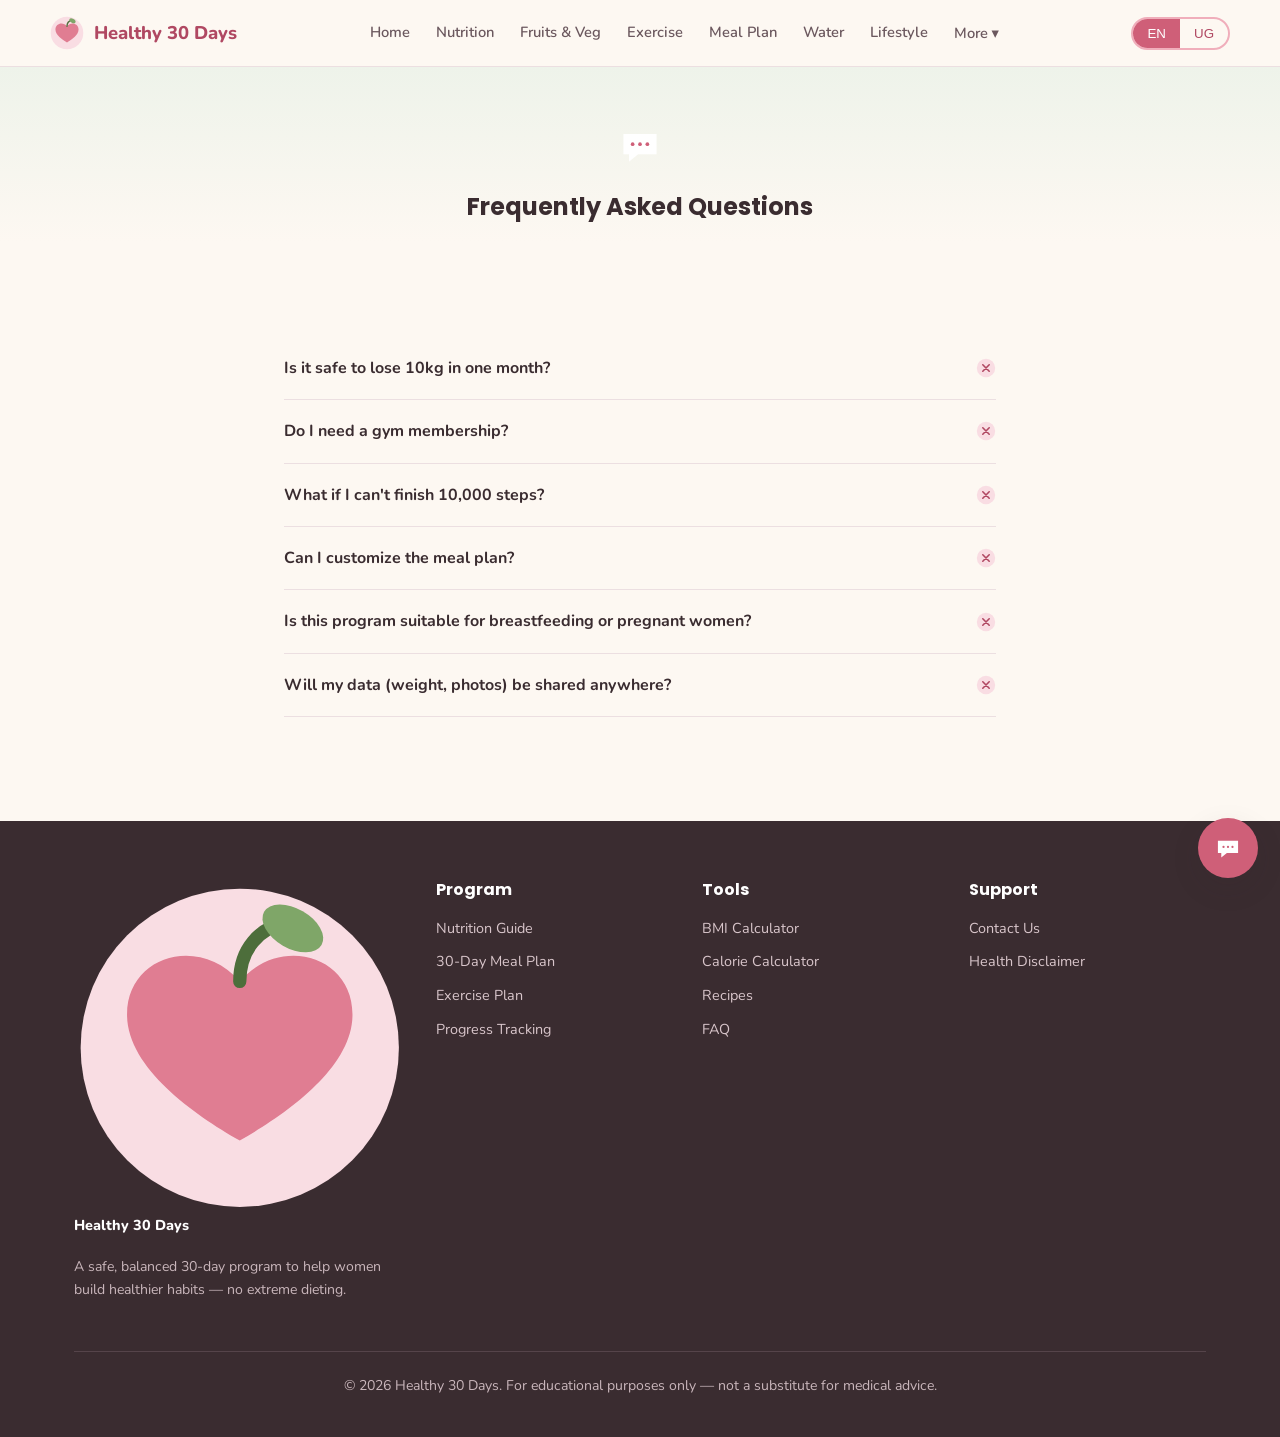
<file: faq.html>
<!DOCTYPE html>
<html lang="en">
<head>
<meta charset="UTF-8">
<meta name="viewport" content="width=device-width, initial-scale=1.0">
<title>FAQ — Healthy 30 Days</title>
<link rel="stylesheet" href="css/style.css">
</head>
<body>
<header class="site-header" id="site-header"></header>

<main>
  <section class="page-hero">
    <div class="container">
      <div class="icon-row"><span data-icon="chat"></span></div>
      <h1 class="is-active" data-lang="en">Frequently Asked Questions</h1>
      <h1 class="ug-text" data-lang="ug" lang="ug">كۆپ سورالغان سوئاللار</h1>
    </div>
  </section>

  <section>
    <div class="container" style="max-width:760px;">
      <div class="faq-item">
        <div class="faq-q">
          <span class="is-active" data-lang="en">Is it safe to lose 10kg in one month?</span>
          <span class="ug-text" data-lang="ug" lang="ug">بىر ئايدا 10 كىلوگرام چۈشۈرۈش بىخەتەرمۇ؟</span>
          <span data-icon="cross" style="width:20px;height:20px;"></span>
        </div>
        <div class="faq-a">
          <p class="is-active" data-lang="en">For most women, a safer pace is 0.5–1 kg per week (2–4 kg/month). Losing 10kg in a month is aggressive and not recommended without medical supervision — this program prioritizes sustainable results over speed.</p>
          <p class="ug-text" data-lang="ug" lang="ug">كۆپىنچە ئاياللار ئۈچۈن بىخەتەر سۈرئەت ھەر ھەپتىدە 0.5-1 كىلوگرام (ئايدا 2-4 كىلوگرام). بىر ئايدا 10 كىلوگرام چۈشۈرۈش دوختۇرلۇق نازارەتسىز تەۋسىيە قىلىنمايدۇ.</p>
        </div>
      </div>
      <div class="faq-item">
        <div class="faq-q">
          <span class="is-active" data-lang="en">Do I need a gym membership?</span>
          <span class="ug-text" data-lang="ug" lang="ug">تىرەنازال ئەزالىقى كېرەكمۇ؟</span>
          <span data-icon="cross" style="width:20px;height:20px;"></span>
        </div>
        <div class="faq-a">
          <p class="is-active" data-lang="en">No. All exercises in the plan (walking, HIIT, Pilates, yoga, strength) can be done at home with little or no equipment.</p>
          <p class="ug-text" data-lang="ug" lang="ug">ياق. پىلاندىكى بارلىق چېنىقىش (مېڭىش، HIIT، پىلاتېس، يوگا، كۈچ چېنىقىشى) ئۆيدە، ئەسۋابسىز ياكى ئاز ئەسۋاب بىلەن قىلىنسا بولىدۇ.</p>
        </div>
      </div>
      <div class="faq-item">
        <div class="faq-q">
          <span class="is-active" data-lang="en">What if I can't finish 10,000 steps?</span>
          <span class="ug-text" data-lang="ug" lang="ug">10,000 قەدەمنى تاماملىيالمىسام قانداق؟</span>
          <span data-icon="cross" style="width:20px;height:20px;"></span>
        </div>
        <div class="faq-a">
          <p class="is-active" data-lang="en">That's okay — any amount of movement counts. Start where you are and build up gradually over the 30 days.</p>
          <p class="ug-text" data-lang="ug" lang="ug">بولىدۇ — قانچىلىك ھەرىكەت قىلسىڭىزمۇ پايدىلىق. ھازىرقى ئەھۋالىڭىزدىن باشلاپ 30 كۈن ئىچىدە ئاستا-ئاستا ئاشۇرۇڭ.</p>
        </div>
      </div>
      <div class="faq-item">
        <div class="faq-q">
          <span class="is-active" data-lang="en">Can I customize the meal plan?</span>
          <span class="ug-text" data-lang="ug" lang="ug">تاماق پىلانىنى ئۆزگەرتەلەمدىم؟</span>
          <span data-icon="cross" style="width:20px;height:20px;"></span>
        </div>
        <div class="faq-a">
          <p class="is-active" data-lang="en">Yes — swap any meal item for a similar food from the "eat more" lists in the Nutrition Guide and Fruits & Vegetables pages.</p>
          <p class="ug-text" data-lang="ug" lang="ug">بولىدۇ — خالىغان تاماق تۈرىنى ئوزۇقلىنىش يېتەكچىسى ياكى مېۋە-كۆكتات بېتىدىكى «كۆپ يېيىش» تىزىملىكىدىكى ئوخشاش تاماققا ئالماشتۇرسىڭىز بولىدۇ.</p>
        </div>
      </div>
      <div class="faq-item">
        <div class="faq-q">
          <span class="is-active" data-lang="en">Is this program suitable for breastfeeding or pregnant women?</span>
          <span class="ug-text" data-lang="ug" lang="ug">بۇ پىروگرامما ھامىلىدار ياكى ئېمىتىۋاتقان ئاياللارغا ماسمۇ؟</span>
          <span data-icon="cross" style="width:20px;height:20px;"></span>
        </div>
        <div class="faq-a">
          <p class="is-active" data-lang="en">No. This program is not designed for pregnant or breastfeeding women. Please consult your doctor for appropriate nutrition guidance during this time.</p>
          <p class="ug-text" data-lang="ug" lang="ug">ياق. بۇ پىروگرامما ھامىلىدار ياكى ئېمىتىۋاتقان ئاياللار ئۈچۈن تەييارلانمىغان. بۇ مەزگىلدە مۇۋاپىق ئوزۇقلىنىش يېتەكچىلىكى ئۈچۈن دوختۇرىڭىزغا مۇراجىئەت قىلىڭ.</p>
        </div>
      </div>
      <div class="faq-item">
        <div class="faq-q">
          <span class="is-active" data-lang="en">Will my data (weight, photos) be shared anywhere?</span>
          <span class="ug-text" data-lang="ug" lang="ug">مېنىڭ سانلىق مەلۇماتىم (ئېغىرلىق، رەسىم) قەيەرگە تارقىتىلامدۇ؟</span>
          <span data-icon="cross" style="width:20px;height:20px;"></span>
        </div>
        <div class="faq-a">
          <p class="is-active" data-lang="en">No. All tracking data is stored only in your own browser's local storage on your device — it is never uploaded or sent anywhere.</p>
          <p class="ug-text" data-lang="ug" lang="ug">ياق. بارلىق ئىز قوغلاش سانلىق مەلۇماتلىرى پەقەت سىزنىڭ ئۈسكۈنىڭىزدىكى تور كۆرگۈچىڭىزدە ساقلىنىدۇ — ھەرگىز يۈكلەنمەيدۇ ياكى ئەۋەتىلمەيدۇ.</p>
        </div>
      </div>
    </div>
  </section>
</main>

<footer class="site-footer" id="site-footer"></footer>

<script src="js/icons.js"></script>
<script src="js/components.js"></script>
<script src="js/i18n.js"></script>
<script src="js/chatbot.js"></script>
<script src="js/main.js"></script>
</body>
</html>
</file>
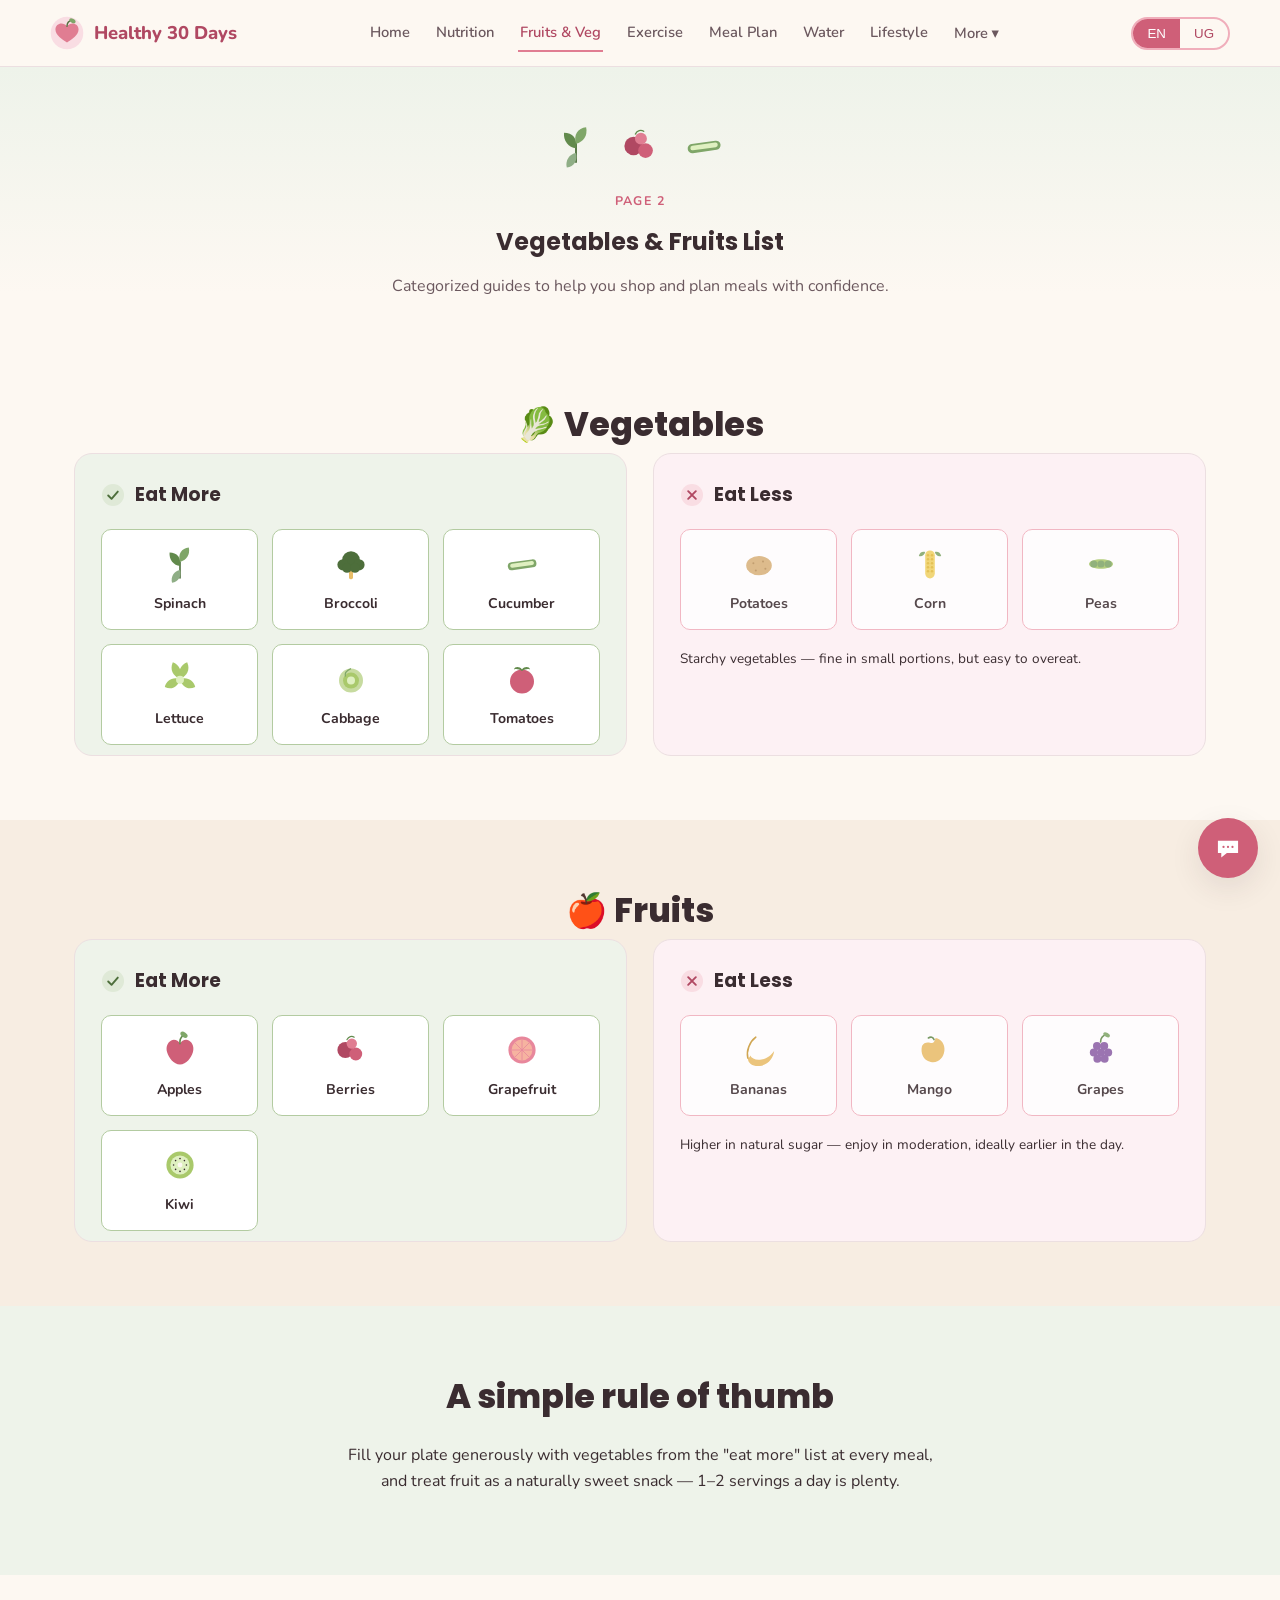
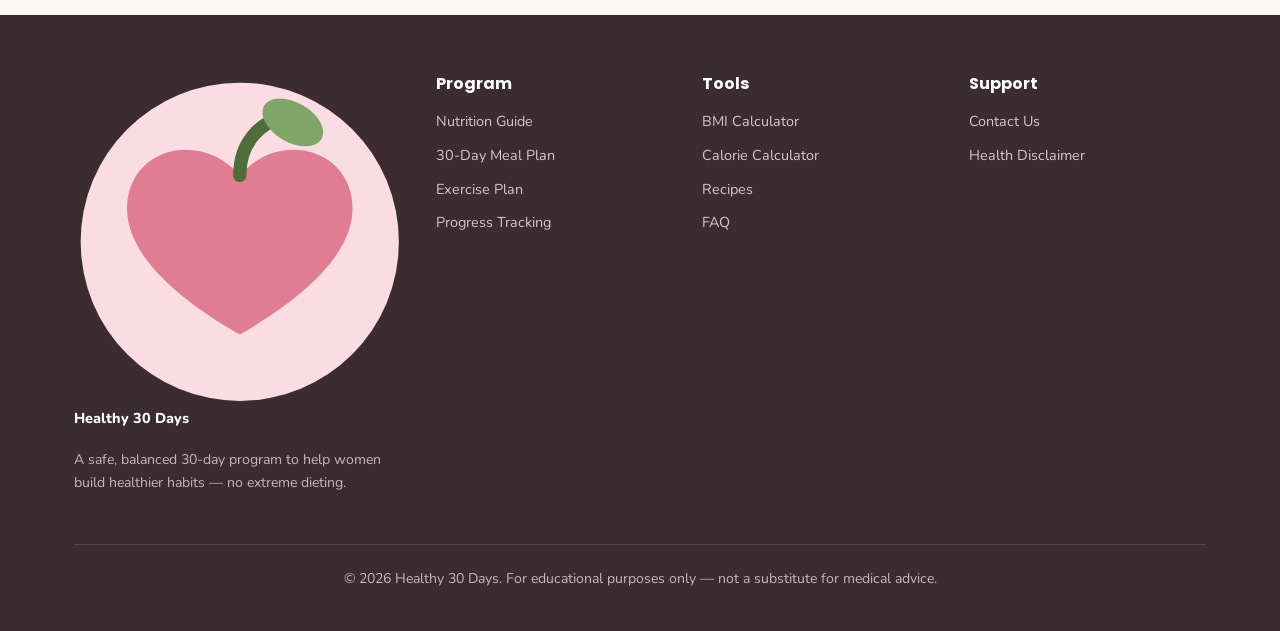
<file: fruits-vegetables.html>
<!DOCTYPE html>
<html lang="en">
<head>
<meta charset="UTF-8">
<meta name="viewport" content="width=device-width, initial-scale=1.0">
<title>Vegetables & Fruits List — Healthy 30 Days</title>
<link rel="stylesheet" href="css/style.css">
</head>
<body>
<header class="site-header" id="site-header"></header>

<main>
  <section class="page-hero">
    <div class="container">
      <div class="icon-row">
        <span data-icon="spinach"></span><span data-icon="berries"></span><span data-icon="cucumber"></span>
      </div>
      <span class="eyebrow is-active" data-lang="en">Page 2</span>
      <span class="eyebrow ug-text" data-lang="ug" lang="ug">2-بەت</span>
      <h1 class="is-active" data-lang="en">Vegetables & Fruits List</h1>
      <h1 class="ug-text" data-lang="ug" lang="ug">كۆكتات ۋە مېۋە تىزىملىكى</h1>
      <p class="section-lead text-center is-active" data-lang="en">Categorized guides to help you shop and plan meals with confidence.</p>
      <p class="section-lead text-center ug-text" data-lang="ug" lang="ug">تاماق پىلانلاش ۋە سودا قىلىشقا ياردەم بېرىدىغان تۈرگە ئايرىلغان يېتەكچى.</p>
    </div>
  </section>

  <!-- VEGETABLES -->
  <section>
    <div class="container">
      <h2 class="section-title text-center is-active" data-lang="en">🥬 Vegetables</h2>
      <h2 class="section-title text-center ug-text" data-lang="ug" lang="ug">🥬 كۆكتاتلار</h2>
      <div class="two-col-list mt-0">
        <div class="list-card list-card--good">
          <h3><span data-icon="check" style="width:24px;height:24px;"></span>
            <span class="is-active" data-lang="en">Eat More</span><span class="ug-text" data-lang="ug" lang="ug">كۆپ يېيىش</span>
          </h3>
          <div class="chip-grid">
            <div class="chip chip--good"><span data-icon="spinach"></span><span class="is-active" data-lang="en">Spinach</span><span class="ug-text" data-lang="ug" lang="ug">ئىسپىناق</span></div>
            <div class="chip chip--good"><span data-icon="broccoli"></span><span class="is-active" data-lang="en">Broccoli</span><span class="ug-text" data-lang="ug" lang="ug">بروككولى</span></div>
            <div class="chip chip--good"><span data-icon="cucumber"></span><span class="is-active" data-lang="en">Cucumber</span><span class="ug-text" data-lang="ug" lang="ug">خىيار</span></div>
            <div class="chip chip--good"><span data-icon="lettuce"></span><span class="is-active" data-lang="en">Lettuce</span><span class="ug-text" data-lang="ug" lang="ug">كاھۇ</span></div>
            <div class="chip chip--good"><span data-icon="cabbage"></span><span class="is-active" data-lang="en">Cabbage</span><span class="ug-text" data-lang="ug" lang="ug">كارام</span></div>
            <div class="chip chip--good"><span data-icon="tomato"></span><span class="is-active" data-lang="en">Tomatoes</span><span class="ug-text" data-lang="ug" lang="ug">پومىدۇر</span></div>
          </div>
        </div>
        <div class="list-card list-card--bad">
          <h3><span data-icon="cross" style="width:24px;height:24px;"></span>
            <span class="is-active" data-lang="en">Eat Less</span><span class="ug-text" data-lang="ug" lang="ug">ئاز يېيىش</span>
          </h3>
          <div class="chip-grid">
            <div class="chip chip--less"><span data-icon="potato"></span><span class="is-active" data-lang="en">Potatoes</span><span class="ug-text" data-lang="ug" lang="ug">كارتوشكا</span></div>
            <div class="chip chip--less"><span data-icon="corn"></span><span class="is-active" data-lang="en">Corn</span><span class="ug-text" data-lang="ug" lang="ug">قوناق</span></div>
            <div class="chip chip--less"><span data-icon="peas"></span><span class="is-active" data-lang="en">Peas</span><span class="ug-text" data-lang="ug" lang="ug">نوخۇت</span></div>
          </div>
          <p style="margin-top:18px;font-size:.85rem;" class="is-active" data-lang="en">Starchy vegetables — fine in small portions, but easy to overeat.</p>
          <p style="margin-top:18px;font-size:.85rem;" class="ug-text" data-lang="ug" lang="ug">نشاستىلىق كۆكتاتلار — ئازراق يېسە بولىدۇ، ئەمما ئېشىپ كېتىش ئاسان.</p>
        </div>
      </div>
    </div>
  </section>

  <!-- FRUITS -->
  <section class="section-alt">
    <div class="container">
      <h2 class="section-title text-center is-active" data-lang="en">🍎 Fruits</h2>
      <h2 class="section-title text-center ug-text" data-lang="ug" lang="ug">🍎 مېۋىلەر</h2>
      <div class="two-col-list mt-0">
        <div class="list-card list-card--good">
          <h3><span data-icon="check" style="width:24px;height:24px;"></span>
            <span class="is-active" data-lang="en">Eat More</span><span class="ug-text" data-lang="ug" lang="ug">كۆپ يېيىش</span>
          </h3>
          <div class="chip-grid">
            <div class="chip chip--good"><span data-icon="apple"></span><span class="is-active" data-lang="en">Apples</span><span class="ug-text" data-lang="ug" lang="ug">ئالما</span></div>
            <div class="chip chip--good"><span data-icon="berries"></span><span class="is-active" data-lang="en">Berries</span><span class="ug-text" data-lang="ug" lang="ug">مۆلبۈرت</span></div>
            <div class="chip chip--good"><span data-icon="grapefruit"></span><span class="is-active" data-lang="en">Grapefruit</span><span class="ug-text" data-lang="ug" lang="ug">گرېپفروت</span></div>
            <div class="chip chip--good"><span data-icon="kiwi"></span><span class="is-active" data-lang="en">Kiwi</span><span class="ug-text" data-lang="ug" lang="ug">كىۋى</span></div>
          </div>
        </div>
        <div class="list-card list-card--bad">
          <h3><span data-icon="cross" style="width:24px;height:24px;"></span>
            <span class="is-active" data-lang="en">Eat Less</span><span class="ug-text" data-lang="ug" lang="ug">ئاز يېيىش</span>
          </h3>
          <div class="chip-grid">
            <div class="chip chip--less"><span data-icon="banana"></span><span class="is-active" data-lang="en">Bananas</span><span class="ug-text" data-lang="ug" lang="ug">موز</span></div>
            <div class="chip chip--less"><span data-icon="mango"></span><span class="is-active" data-lang="en">Mango</span><span class="ug-text" data-lang="ug" lang="ug">مانگو</span></div>
            <div class="chip chip--less"><span data-icon="grapes"></span><span class="is-active" data-lang="en">Grapes</span><span class="ug-text" data-lang="ug" lang="ug">ئۈزۈم</span></div>
          </div>
          <p style="margin-top:18px;font-size:.85rem;" class="is-active" data-lang="en">Higher in natural sugar — enjoy in moderation, ideally earlier in the day.</p>
          <p style="margin-top:18px;font-size:.85rem;" class="ug-text" data-lang="ug" lang="ug">تەبىئىي شېكىرى يۇقىرىراق — مۇۋاپىق مىقداردا، تەرجىھەن كۈننىڭ باشلىنىشىدا يېيىڭ.</p>
        </div>
      </div>
    </div>
  </section>

  <section class="section-sage text-center">
    <div class="container" style="max-width:640px;">
      <h2 class="section-title is-active" data-lang="en">A simple rule of thumb</h2>
      <h2 class="section-title ug-text" data-lang="ug" lang="ug">ئاددىي ئاساسىي قائىدە</h2>
      <p class="is-active" data-lang="en">Fill your plate generously with vegetables from the "eat more" list at every meal, and treat fruit as a naturally sweet snack — 1–2 servings a day is plenty.</p>
      <p class="ug-text" data-lang="ug" lang="ug">ھەر تاماقتا «كۆپ يېيىش» تىزىملىكىدىكى كۆكتاتلار بىلەن تەخسىڭىزنى مول تولدۇرۇڭ، مېۋىنى تەبىئىي تاتلىق نايشاستا سۈپىتىدە قارالسۇن — كۈندە 1-2 قېتىم يېتەرلىك.</p>
    </div>
  </section>
</main>

<footer class="site-footer" id="site-footer"></footer>

<script src="js/icons.js"></script>
<script src="js/components.js"></script>
<script src="js/i18n.js"></script>
<script src="js/chatbot.js"></script>
<script src="js/main.js"></script>
</body>
</html>
</file>
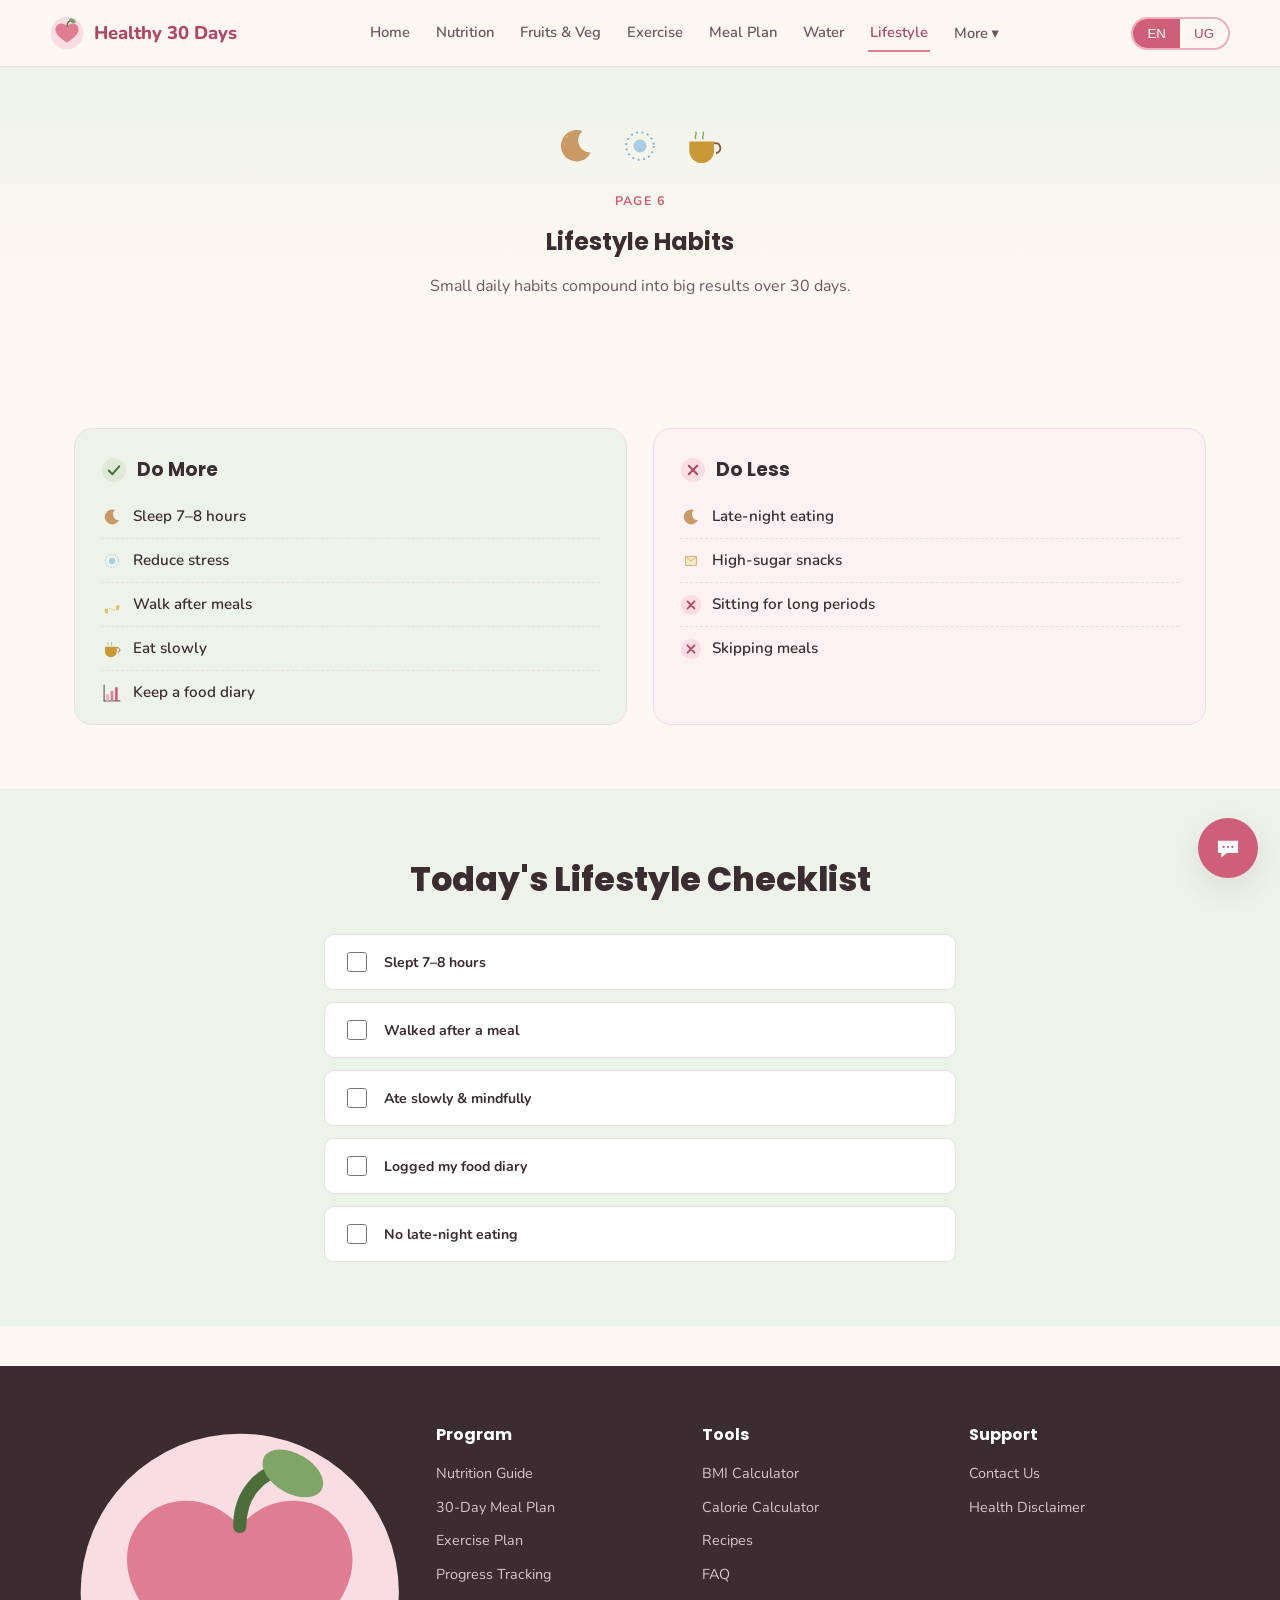
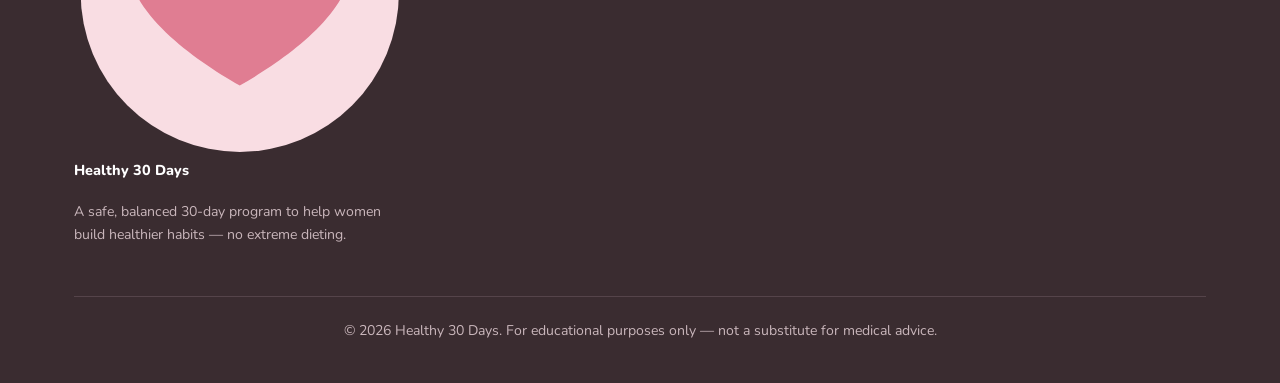
<file: lifestyle.html>
<!DOCTYPE html>
<html lang="en">
<head>
<meta charset="UTF-8">
<meta name="viewport" content="width=device-width, initial-scale=1.0">
<title>Lifestyle Habits — Healthy 30 Days</title>
<link rel="stylesheet" href="css/style.css">
</head>
<body>
<header class="site-header" id="site-header"></header>

<main>
  <section class="page-hero">
    <div class="container">
      <div class="icon-row">
        <span data-icon="moon"></span><span data-icon="breathing"></span><span data-icon="tea"></span>
      </div>
      <span class="eyebrow is-active" data-lang="en">Page 6</span>
      <span class="eyebrow ug-text" data-lang="ug" lang="ug">6-بەت</span>
      <h1 class="is-active" data-lang="en">Lifestyle Habits</h1>
      <h1 class="ug-text" data-lang="ug" lang="ug">تۇرمۇش ئادەتلىرى</h1>
      <p class="section-lead text-center is-active" data-lang="en">Small daily habits compound into big results over 30 days.</p>
      <p class="section-lead text-center ug-text" data-lang="ug" lang="ug">كىچىك كۈندىلىك ئادەتلەر 30 كۈندە چوڭ نەتىجىگە ئايلىنىدۇ.</p>
    </div>
  </section>

  <section>
    <div class="container">
      <div class="two-col-list">
        <div class="list-card list-card--good">
          <h3><span data-icon="check" style="width:26px;height:26px;"></span>
            <span class="is-active" data-lang="en">Do More</span><span class="ug-text" data-lang="ug" lang="ug">كۆپ قىلىش</span>
          </h3>
          <ul>
            <li><span data-icon="moon" style="width:22px;height:22px;"></span>
              <span><span class="is-active" data-lang="en">Sleep 7–8 hours</span><span class="ug-text" data-lang="ug" lang="ug">7-8 سائەت ئۇخلاش</span></span></li>
            <li><span data-icon="breathing" style="width:22px;height:22px;"></span>
              <span><span class="is-active" data-lang="en">Reduce stress</span><span class="ug-text" data-lang="ug" lang="ug">بېسىمنى ئازايتىش</span></span></li>
            <li><span data-icon="steps" style="width:22px;height:22px;"></span>
              <span><span class="is-active" data-lang="en">Walk after meals</span><span class="ug-text" data-lang="ug" lang="ug">تاماقتىن كېيىن مېڭىش</span></span></li>
            <li><span data-icon="tea" style="width:22px;height:22px;"></span>
              <span><span class="is-active" data-lang="en">Eat slowly</span><span class="ug-text" data-lang="ug" lang="ug">ئاستا يېيىش</span></span></li>
            <li><span data-icon="chart" style="width:22px;height:22px;"></span>
              <span><span class="is-active" data-lang="en">Keep a food diary</span><span class="ug-text" data-lang="ug" lang="ug">تاماق كۈندىلىكى تۇتۇش</span></span></li>
          </ul>
        </div>

        <div class="list-card list-card--bad">
          <h3><span data-icon="cross" style="width:26px;height:26px;"></span>
            <span class="is-active" data-lang="en">Do Less</span><span class="ug-text" data-lang="ug" lang="ug">ئاز قىلىش</span>
          </h3>
          <ul>
            <li><span data-icon="moon" style="width:22px;height:22px;"></span>
              <span><span class="is-active" data-lang="en">Late-night eating</span><span class="ug-text" data-lang="ug" lang="ug">كېچىدە تاماق يېيىش</span></span></li>
            <li><span data-icon="sugar" style="width:22px;height:22px;"></span>
              <span><span class="is-active" data-lang="en">High-sugar snacks</span><span class="ug-text" data-lang="ug" lang="ug">يۇقىرى شېكەرلىك نايشاستا</span></span></li>
            <li><span data-icon="cross" style="width:22px;height:22px;"></span>
              <span><span class="is-active" data-lang="en">Sitting for long periods</span><span class="ug-text" data-lang="ug" lang="ug">ئۇزۇن ۋاقىت ئولتۇرۇش</span></span></li>
            <li><span data-icon="cross" style="width:22px;height:22px;"></span>
              <span><span class="is-active" data-lang="en">Skipping meals</span><span class="ug-text" data-lang="ug" lang="ug">تاماقنى قالدۇرۇش</span></span></li>
          </ul>
        </div>
      </div>
    </div>
  </section>

  <!-- DAILY LIFESTYLE CHECKLIST -->
  <section class="section-sage">
    <div class="container" style="max-width:680px;">
      <h2 class="section-title text-center is-active" data-lang="en">Today's Lifestyle Checklist</h2>
      <h2 class="section-title text-center ug-text" data-lang="ug" lang="ug">بۈگۈنكى تۇرمۇش ئادىتى تىزىملىكى</h2>
      <ul class="checklist" data-storage-key="lifestyle-daily">
        <li><input type="checkbox" id="ls-sleep"><label for="ls-sleep" style="margin:0;"><span class="is-active" data-lang="en">Slept 7–8 hours</span><span class="ug-text" data-lang="ug" lang="ug">7-8 سائەت ئۇخلىدىم</span></label></li>
        <li><input type="checkbox" id="ls-walk"><label for="ls-walk" style="margin:0;"><span class="is-active" data-lang="en">Walked after a meal</span><span class="ug-text" data-lang="ug" lang="ug">تاماقتىن كېيىن مېڭىپ باقتىم</span></label></li>
        <li><input type="checkbox" id="ls-slow"><label for="ls-slow" style="margin:0;"><span class="is-active" data-lang="en">Ate slowly & mindfully</span><span class="ug-text" data-lang="ug" lang="ug">ئاستا ھەم دىققەت بىلەن يېدىم</span></label></li>
        <li><input type="checkbox" id="ls-diary"><label for="ls-diary" style="margin:0;"><span class="is-active" data-lang="en">Logged my food diary</span><span class="ug-text" data-lang="ug" lang="ug">تاماق كۈندىلىكىنى يازدىم</span></label></li>
        <li><input type="checkbox" id="ls-nolate"><label for="ls-nolate" style="margin:0;"><span class="is-active" data-lang="en">No late-night eating</span><span class="ug-text" data-lang="ug" lang="ug">كېچىدە تاماق يېمىدىم</span></label></li>
      </ul>
    </div>
  </section>
</main>

<footer class="site-footer" id="site-footer"></footer>

<script src="js/icons.js"></script>
<script src="js/components.js"></script>
<script src="js/i18n.js"></script>
<script src="js/chatbot.js"></script>
<script src="js/main.js"></script>
</body>
</html>
</file>
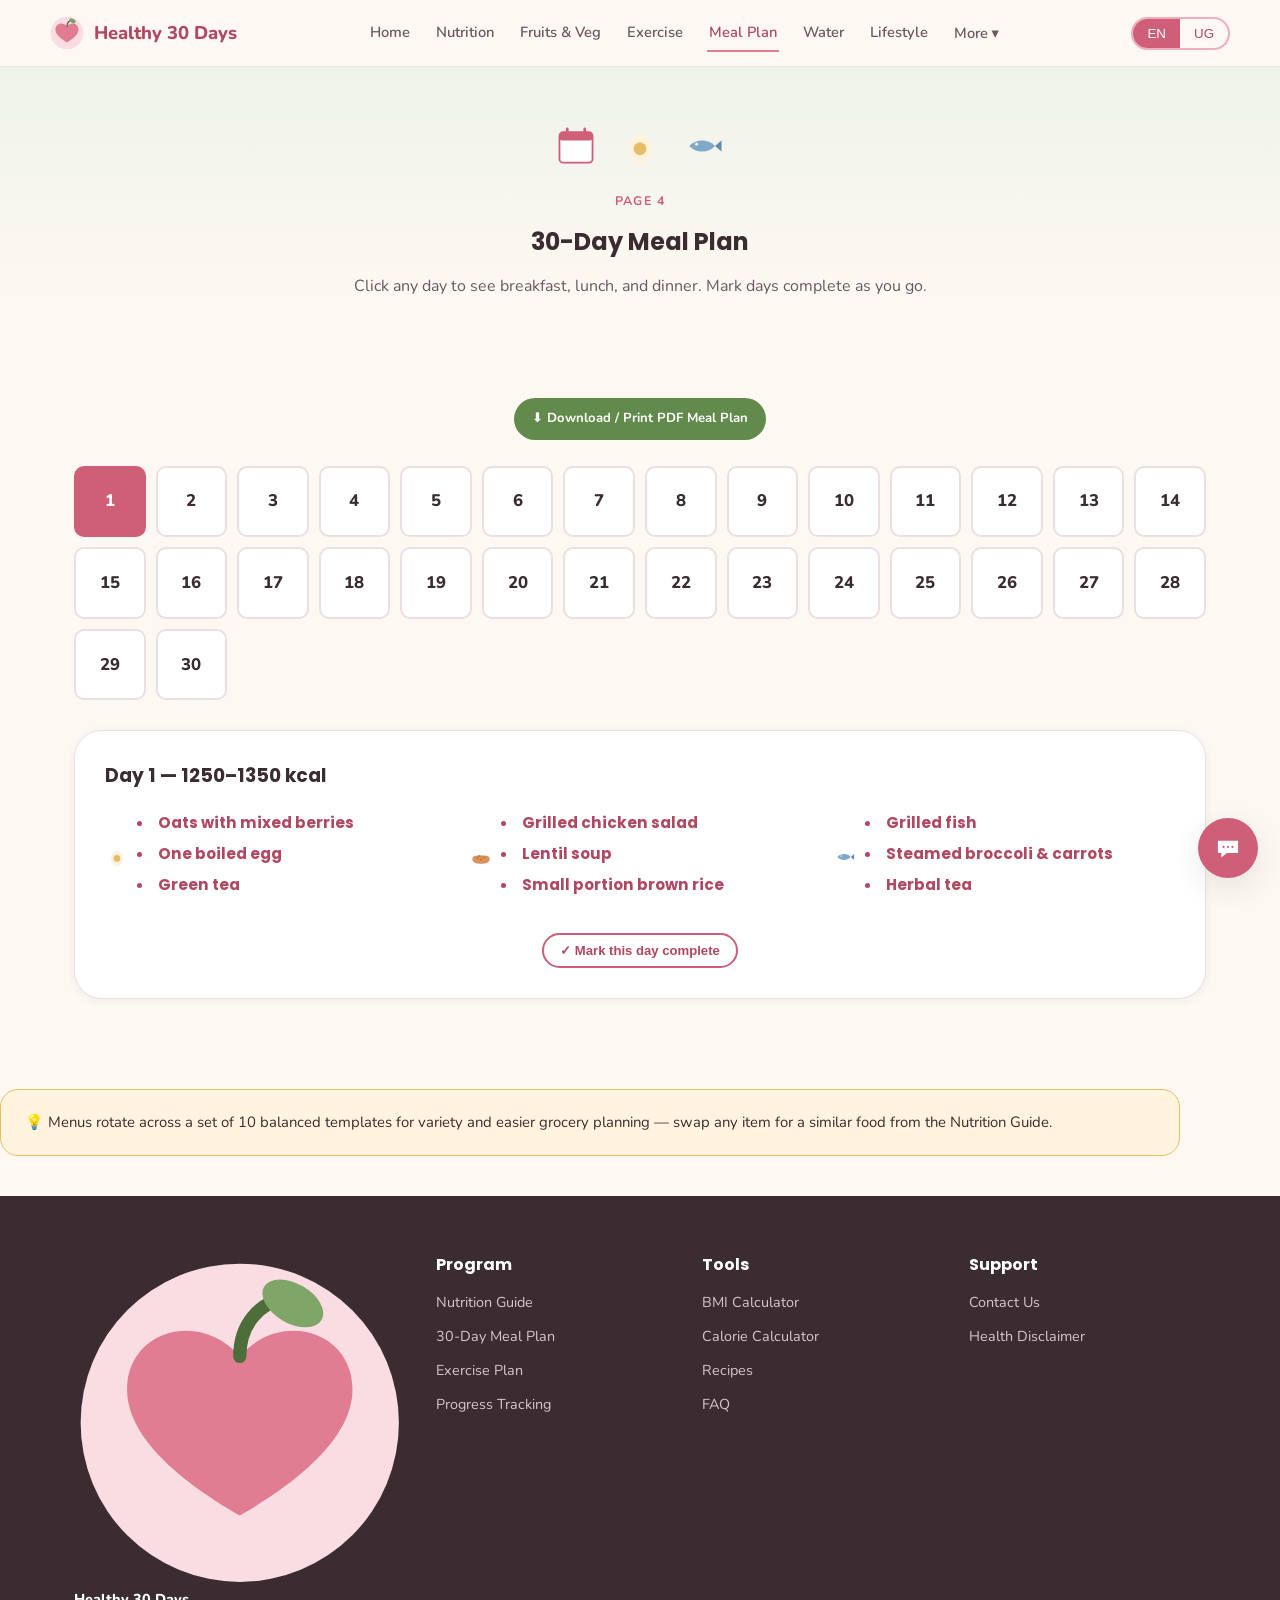
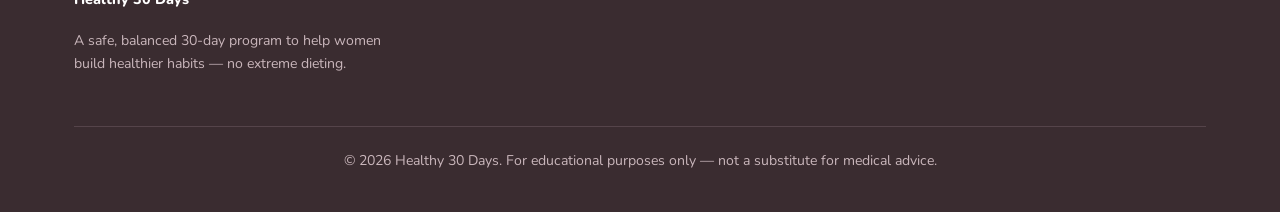
<file: meal-plan.html>
<!DOCTYPE html>
<html lang="en">
<head>
<meta charset="UTF-8">
<meta name="viewport" content="width=device-width, initial-scale=1.0">
<title>30-Day Meal Plan — Healthy 30 Days</title>
<link rel="stylesheet" href="css/style.css">
</head>
<body>
<header class="site-header" id="site-header"></header>

<main>
  <section class="page-hero">
    <div class="container">
      <div class="icon-row">
        <span data-icon="calendarIcon"></span><span data-icon="egg"></span><span data-icon="fish"></span>
      </div>
      <span class="eyebrow is-active" data-lang="en">Page 4</span>
      <span class="eyebrow ug-text" data-lang="ug" lang="ug">4-بەت</span>
      <h1 class="is-active" data-lang="en">30-Day Meal Plan</h1>
      <h1 class="ug-text" data-lang="ug" lang="ug">30 كۈنلۈك تاماق پىلانى</h1>
      <p class="section-lead text-center is-active" data-lang="en">Click any day to see breakfast, lunch, and dinner. Mark days complete as you go.</p>
      <p class="section-lead text-center ug-text" data-lang="ug" lang="ug">تاماق كۆرۈش ئۈچۈن خالىغان كۈننى چېكىڭ. تاماملانغان كۈنلەرنى بەلگىلەڭ.</p>
    </div>
  </section>

  <section>
    <div class="container">
      <div style="text-align:center;">
        <a href="#" class="btn btn-sage btn-sm" data-print>
          <span class="is-active" data-lang="en">⬇ Download / Print PDF Meal Plan</span>
          <span class="ug-text" data-lang="ug" lang="ug">⬇ PDF چۈشۈرۈش / بېسىش</span>
        </a>
      </div>

      <div class="calendar-grid" id="calendarGrid"></div>

      <div class="meal-detail" id="mealDetail">
        <h3>
          <span class="is-active" data-lang="en" data-day-label="en">Day 1</span>
          <span class="ug-text" data-lang="ug" lang="ug" data-day-label="ug">1-كۈن</span>
          — <span class="is-active" data-lang="en" data-kcal="en">1250 kcal</span><span class="ug-text" data-lang="ug" lang="ug" data-kcal="ug">1250 كالورىيە</span>
        </h3>
        <div class="meal-detail__grid">
          <div class="meal-block" id="breakfastList">
            <h4><span data-icon="egg" style="width:24px;height:24px;"></span>
              <span class="is-active" data-lang="en">Breakfast</span><span class="ug-text" data-lang="ug" lang="ug">چۈشلۈك تاماق</span>
            </h4>
            <ul class="is-active" data-lang="en"></ul>
            <ul class="ug-text" data-lang="ug" lang="ug"></ul>
          </div>
          <div class="meal-block" id="lunchList">
            <h4><span data-icon="lentil" style="width:24px;height:24px;"></span>
              <span class="is-active" data-lang="en">Lunch</span><span class="ug-text" data-lang="ug" lang="ug">چۈش تاماق</span>
            </h4>
            <ul class="is-active" data-lang="en"></ul>
            <ul class="ug-text" data-lang="ug" lang="ug"></ul>
          </div>
          <div class="meal-block" id="dinnerList">
            <h4><span data-icon="fish" style="width:24px;height:24px;"></span>
              <span class="is-active" data-lang="en">Dinner</span><span class="ug-text" data-lang="ug" lang="ug">كەچلىك تاماق</span>
            </h4>
            <ul class="is-active" data-lang="en"></ul>
            <ul class="ug-text" data-lang="ug" lang="ug"></ul>
          </div>
        </div>
        <div style="margin-top:22px;text-align:center;">
          <button type="button" class="btn btn-outline btn-sm" id="markDoneBtn">
            <span class="is-active" data-lang="en">✓ Mark this day complete</span>
            <span class="ug-text" data-lang="ug" lang="ug">✓ بۇ كۈننى تاماملانغان دەپ بەلگىلە</span>
          </button>
        </div>
      </div>
    </div>
  </section>

  <div class="notice-box container is-active" data-lang="en">
    💡 Menus rotate across a set of 10 balanced templates for variety and easier grocery planning — swap any item for a similar food from the Nutrition Guide.
  </div>
  <div class="notice-box container ug-text" data-lang="ug" lang="ug">
    💡 تۈرلۈك ۋە سودا-سېتىق پىلانلاشقا قۇلايلىق بولۇشى ئۈچۈن، تاماق تۈرلىرى 10 خىل تەڭپۇڭ ئۈلگە ئارىسىدا ئايلىنىدۇ — خالىغان تۈرنى ئوزۇقلىنىش يېتەكچىسىدىكى ئوخشاش تاماققا ئالماشتۇرسىڭىز بولىدۇ.
  </div>
</main>

<footer class="site-footer" id="site-footer"></footer>

<script src="js/icons.js"></script>
<script src="js/components.js"></script>
<script src="js/i18n.js"></script>
<script src="js/chatbot.js"></script>
<script src="js/main.js"></script>
<script src="js/mealplan-data.js"></script>
<script src="js/mealplan-page.js"></script>
</body>
</html>
</file>
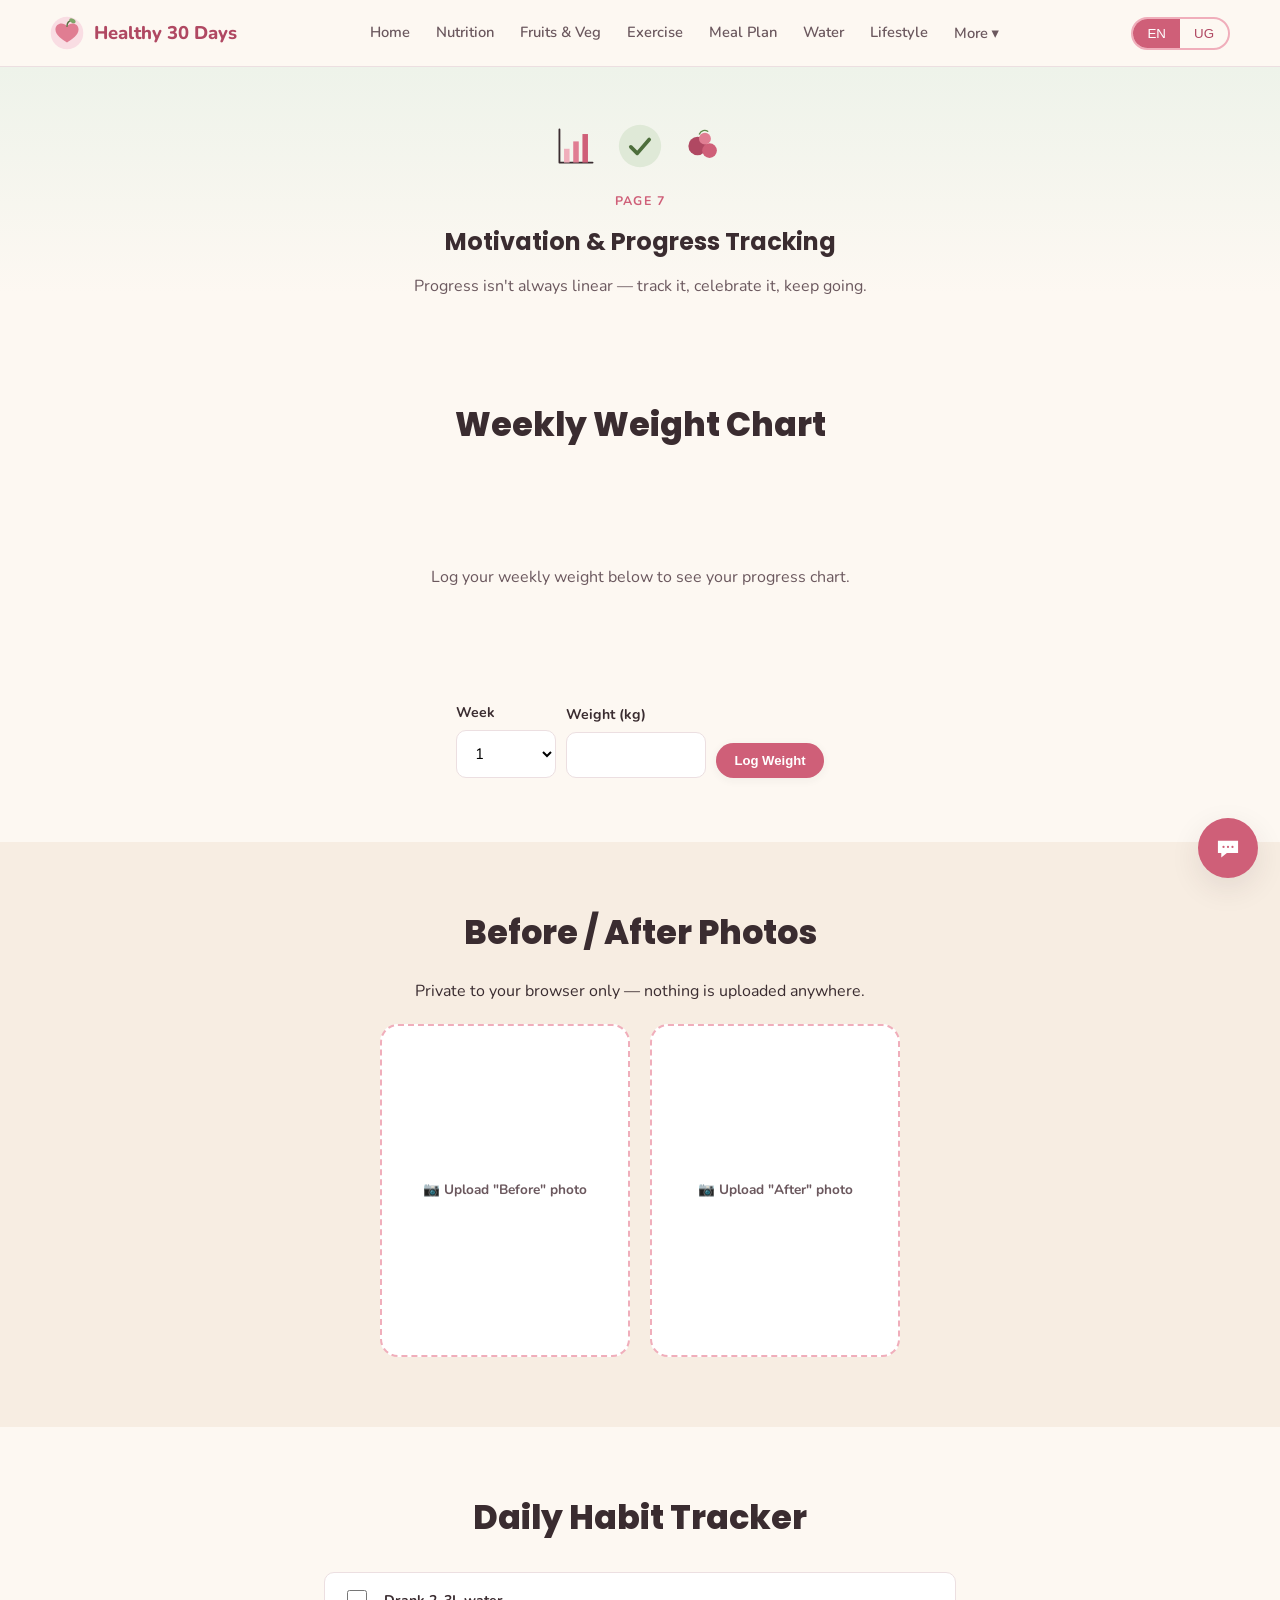
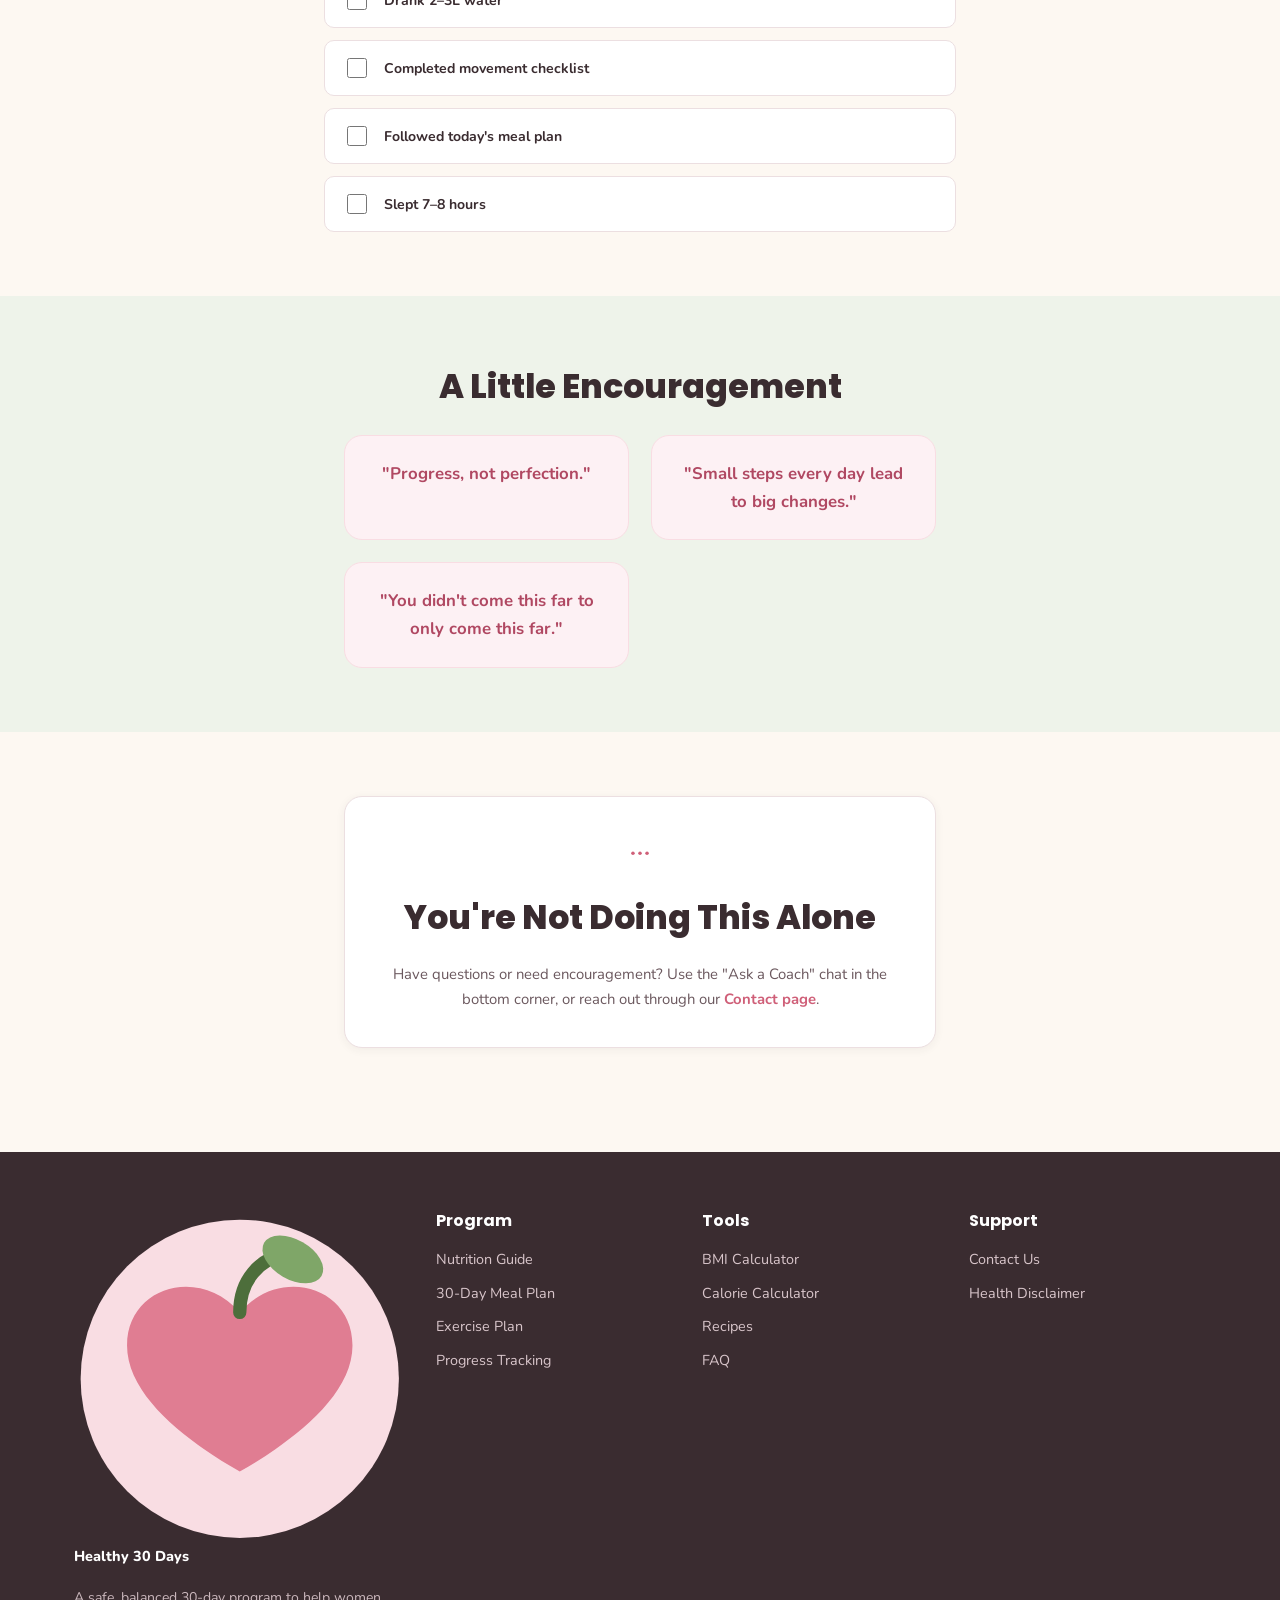
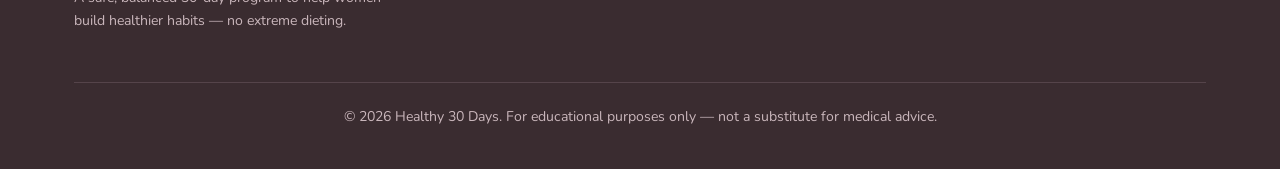
<file: motivation.html>
<!DOCTYPE html>
<html lang="en">
<head>
<meta charset="UTF-8">
<meta name="viewport" content="width=device-width, initial-scale=1.0">
<title>Motivation & Progress Tracking — Healthy 30 Days</title>
<link rel="stylesheet" href="css/style.css">
</head>
<body>
<header class="site-header" id="site-header"></header>

<main>
  <section class="page-hero">
    <div class="container">
      <div class="icon-row">
        <span data-icon="chart"></span><span data-icon="check"></span><span data-icon="berries"></span>
      </div>
      <span class="eyebrow is-active" data-lang="en">Page 7</span>
      <span class="eyebrow ug-text" data-lang="ug" lang="ug">7-بەت</span>
      <h1 class="is-active" data-lang="en">Motivation & Progress Tracking</h1>
      <h1 class="ug-text" data-lang="ug" lang="ug">روھلاندۇرۇش ۋە ئىلگىرىلەشنى ئىز قوغلاش</h1>
      <p class="section-lead text-center is-active" data-lang="en">Progress isn't always linear — track it, celebrate it, keep going.</p>
      <p class="section-lead text-center ug-text" data-lang="ug" lang="ug">ئىلگىرىلەش ھەمىشە تۈز سىزىق ئەمەس — ئىز قوغلاڭ، تەبرىكلەڭ، داۋاملاشتۇرۇڭ.</p>
    </div>
  </section>

  <!-- WEEKLY WEIGHT CHART -->
  <section>
    <div class="container" style="max-width:720px;">
      <h2 class="section-title text-center is-active" data-lang="en">Weekly Weight Chart</h2>
      <h2 class="section-title text-center ug-text" data-lang="ug" lang="ug">ھەپتىلىك ئېغىرلىق جەدۋىلى</h2>
      <div class="bar-chart" id="weightChart"></div>
      <form id="weightForm" style="display:flex;gap:10px;justify-content:center;margin-top:24px;flex-wrap:wrap;align-items:flex-end;">
        <div>
          <label class="is-active" data-lang="en">Week</label><label class="ug-text" data-lang="ug" lang="ug">ھەپتە</label>
          <select id="weightWeek" style="width:100px;">
            <option value="1">1</option><option value="2">2</option><option value="3">3</option><option value="4">4</option>
          </select>
        </div>
        <div>
          <label class="is-active" data-lang="en">Weight (kg)</label><label class="ug-text" data-lang="ug" lang="ug">ئېغىرلىق (كىلوگرام)</label>
          <input type="number" id="weightValue" step="0.1" min="20" max="250" style="width:140px;">
        </div>
        <button type="submit" class="btn btn-primary btn-sm">
          <span class="is-active" data-lang="en">Log Weight</span><span class="ug-text" data-lang="ug" lang="ug">خاتىرىلەش</span>
        </button>
      </form>
    </div>
  </section>

  <!-- BEFORE/AFTER PHOTOS -->
  <section class="section-alt">
    <div class="container text-center" style="max-width:640px;">
      <h2 class="section-title is-active" data-lang="en">Before / After Photos</h2>
      <h2 class="section-title ug-text" data-lang="ug" lang="ug">بۇرۇنقى / كېيىنكى رەسىملەر</h2>
      <p class="is-active" data-lang="en">Private to your browser only — nothing is uploaded anywhere.</p>
      <p class="ug-text" data-lang="ug" lang="ug">پەقەت سىزنىڭ بۇلغۇچىڭىزدا ساقلىنىدۇ — ھېچ يەرگە يۈكلەنمەيدۇ.</p>
      <div class="photo-upload-grid" style="margin-left:auto;margin-right:auto;">
        <label class="photo-slot" data-slot="before">
          <input type="file" accept="image/*">
          <span class="is-active" data-lang="en">📷 Upload "Before" photo</span>
          <span class="ug-text" data-lang="ug" lang="ug">📷 «بۇرۇنقى» رەسىم يۈكلەڭ</span>
        </label>
        <label class="photo-slot" data-slot="after">
          <input type="file" accept="image/*">
          <span class="is-active" data-lang="en">📷 Upload "After" photo</span>
          <span class="ug-text" data-lang="ug" lang="ug">📷 «كېيىنكى» رەسىم يۈكلەڭ</span>
        </label>
      </div>
    </div>
  </section>

  <!-- DAILY HABIT TRACKER -->
  <section>
    <div class="container" style="max-width:680px;">
      <h2 class="section-title text-center is-active" data-lang="en">Daily Habit Tracker</h2>
      <h2 class="section-title text-center ug-text" data-lang="ug" lang="ug">كۈندىلىك ئادەت ئىز قوغلىغۇچ</h2>
      <ul class="checklist" id="habitTracker">
        <li><input type="checkbox" id="h-water"><label for="h-water" style="margin:0;"><span class="is-active" data-lang="en">Drank 2–3L water</span><span class="ug-text" data-lang="ug" lang="ug">2-3 لىتىر سۇ ئىچتىم</span></label></li>
        <li><input type="checkbox" id="h-move"><label for="h-move" style="margin:0;"><span class="is-active" data-lang="en">Completed movement checklist</span><span class="ug-text" data-lang="ug" lang="ug">ھەرىكەت تىزىملىكىنى تاماملىدىم</span></label></li>
        <li><input type="checkbox" id="h-meal"><label for="h-meal" style="margin:0;"><span class="is-active" data-lang="en">Followed today's meal plan</span><span class="ug-text" data-lang="ug" lang="ug">بۈگۈنكى تاماق پىلانىغا ئەمەل قىلدىم</span></label></li>
        <li><input type="checkbox" id="h-sleep"><label for="h-sleep" style="margin:0;"><span class="is-active" data-lang="en">Slept 7–8 hours</span><span class="ug-text" data-lang="ug" lang="ug">7-8 سائەت ئۇخلىدىم</span></label></li>
      </ul>
    </div>
  </section>

  <!-- QUOTES -->
  <section class="section-sage">
    <div class="container text-center" style="max-width:640px;">
      <h2 class="section-title is-active" data-lang="en">A Little Encouragement</h2>
      <h2 class="section-title ug-text" data-lang="ug" lang="ug">ئازراق روھلاندۇرۇش</h2>
      <div class="feature-grid" style="margin-top:20px;">
        <div class="quote-card is-active" data-lang="en">"Progress, not perfection."</div>
        <div class="quote-card ug-text" data-lang="ug" lang="ug">«مۇكەممەللىك ئەمەس، ئىلگىرىلەش.»</div>
        <div class="quote-card is-active" data-lang="en">"Small steps every day lead to big changes."</div>
        <div class="quote-card ug-text" data-lang="ug" lang="ug">«ھەر كۈنلۈك كىچىك قەدەملەر چوڭ ئۆزگىرىشكە ئېلىپ بارىدۇ.»</div>
        <div class="quote-card is-active" data-lang="en">"You didn't come this far to only come this far."</div>
        <div class="quote-card ug-text" data-lang="ug" lang="ug">«بۇ يەرگىچە كەلگىنىڭىز پەقەت بۇ يەردە توختاپ قېلىش ئۈچۈن ئەمەس.»</div>
      </div>
    </div>
  </section>

  <!-- COMMUNITY SUPPORT -->
  <section>
    <div class="container text-center" style="max-width:640px;">
      <div class="card" style="padding:36px;">
        <div class="card__icon" data-icon="chat" style="margin:0 auto 14px;"></div>
        <h2 class="section-title is-active" data-lang="en">You're Not Doing This Alone</h2>
        <h2 class="section-title ug-text" data-lang="ug" lang="ug">بۇنى يالغۇز قىلمايۋاتىسىز</h2>
        <p class="is-active" data-lang="en">Have questions or need encouragement? Use the "Ask a Coach" chat in the bottom corner, or reach out through our <a href="contact.html" style="color:var(--pink-600);font-weight:700;">Contact page</a>.</p>
        <p class="ug-text" data-lang="ug" lang="ug">سوئالىڭىز بارمۇ ياكى روھلاندۇرۇش كېرەكمۇ؟ ئاستى بۇرجىكىدىكى «مۇرەببىيدىن سوراش» سۆھبىتىنى ئىشلىتىڭ ياكى <a href="contact.html" style="color:var(--pink-600);font-weight:700;">ئالاقىلىشىش بېتى</a> ئارقىلىق بىز بىلەن ئالاقىلىشىڭ.</p>
      </div>
    </div>
  </section>
</main>

<footer class="site-footer" id="site-footer"></footer>

<script src="js/icons.js"></script>
<script src="js/components.js"></script>
<script src="js/i18n.js"></script>
<script src="js/chatbot.js"></script>
<script src="js/main.js"></script>
<script src="js/tracker.js"></script>
</body>
</html>
</file>
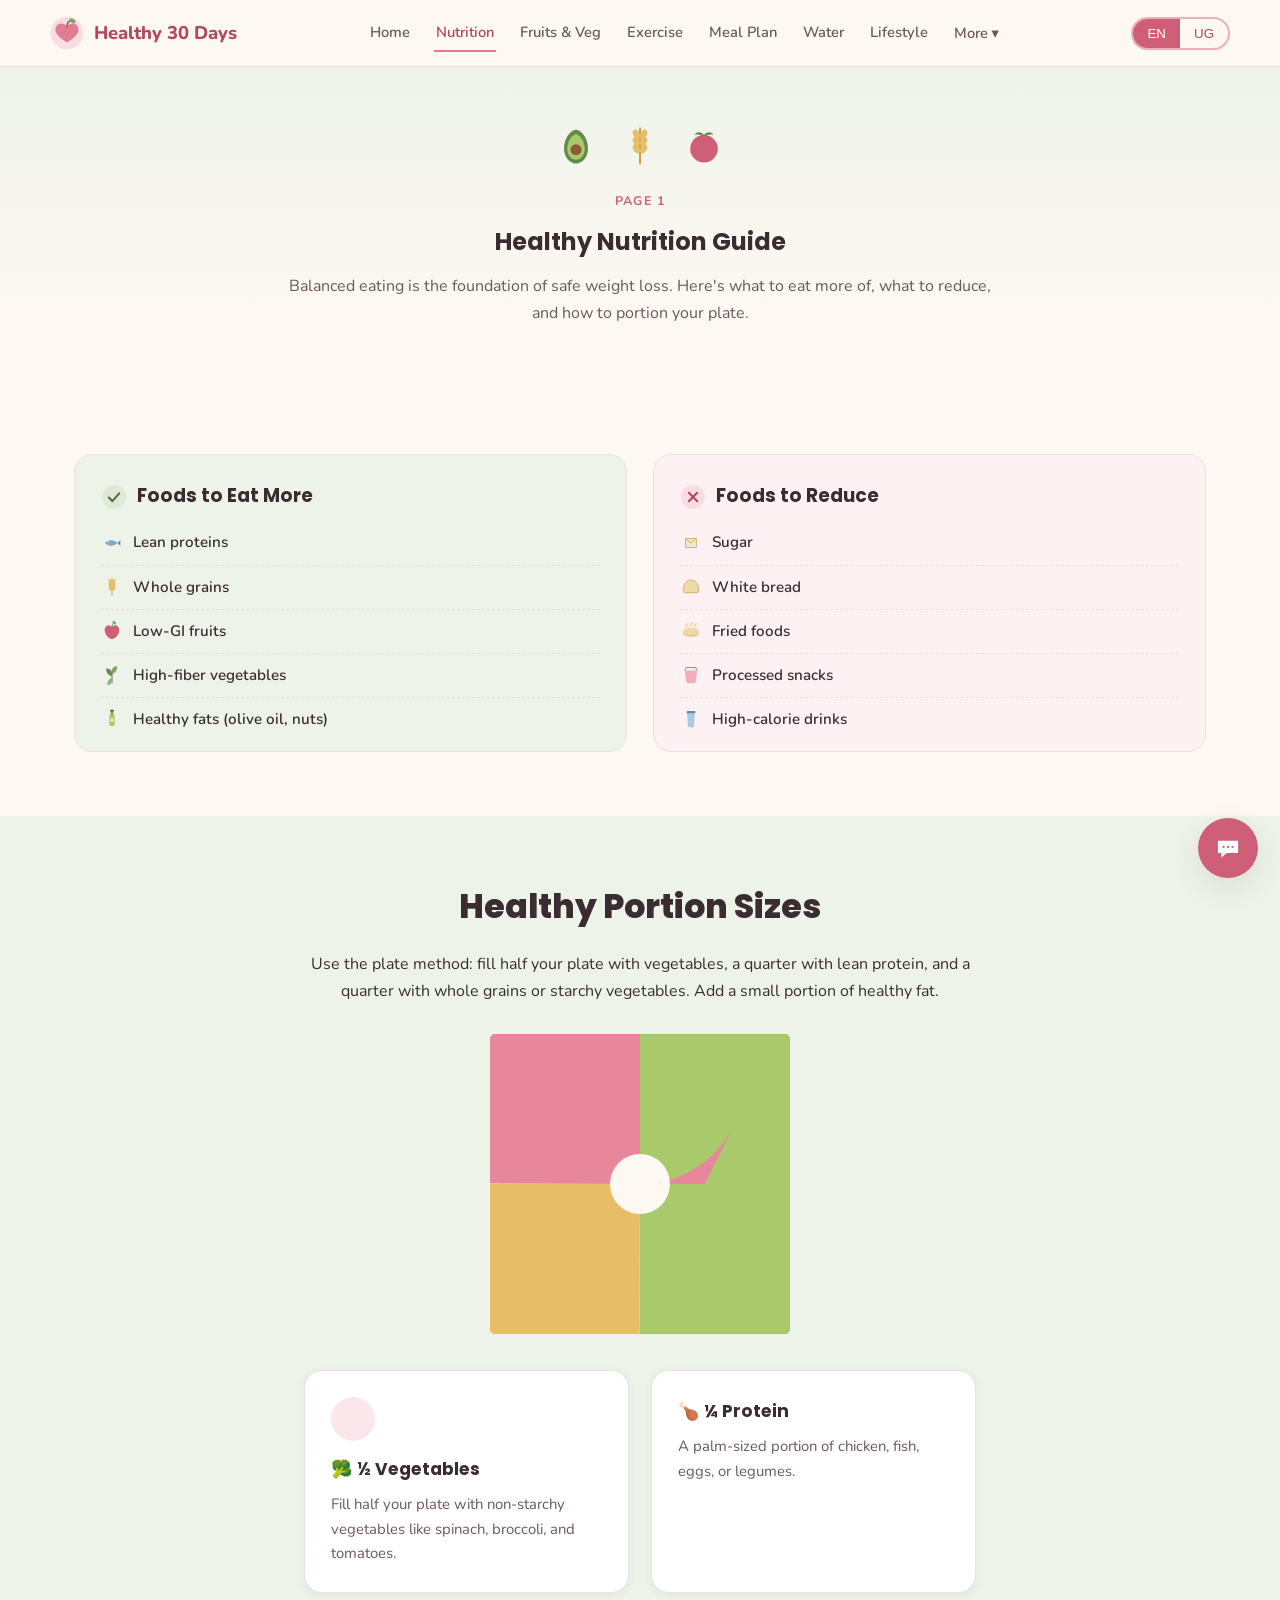
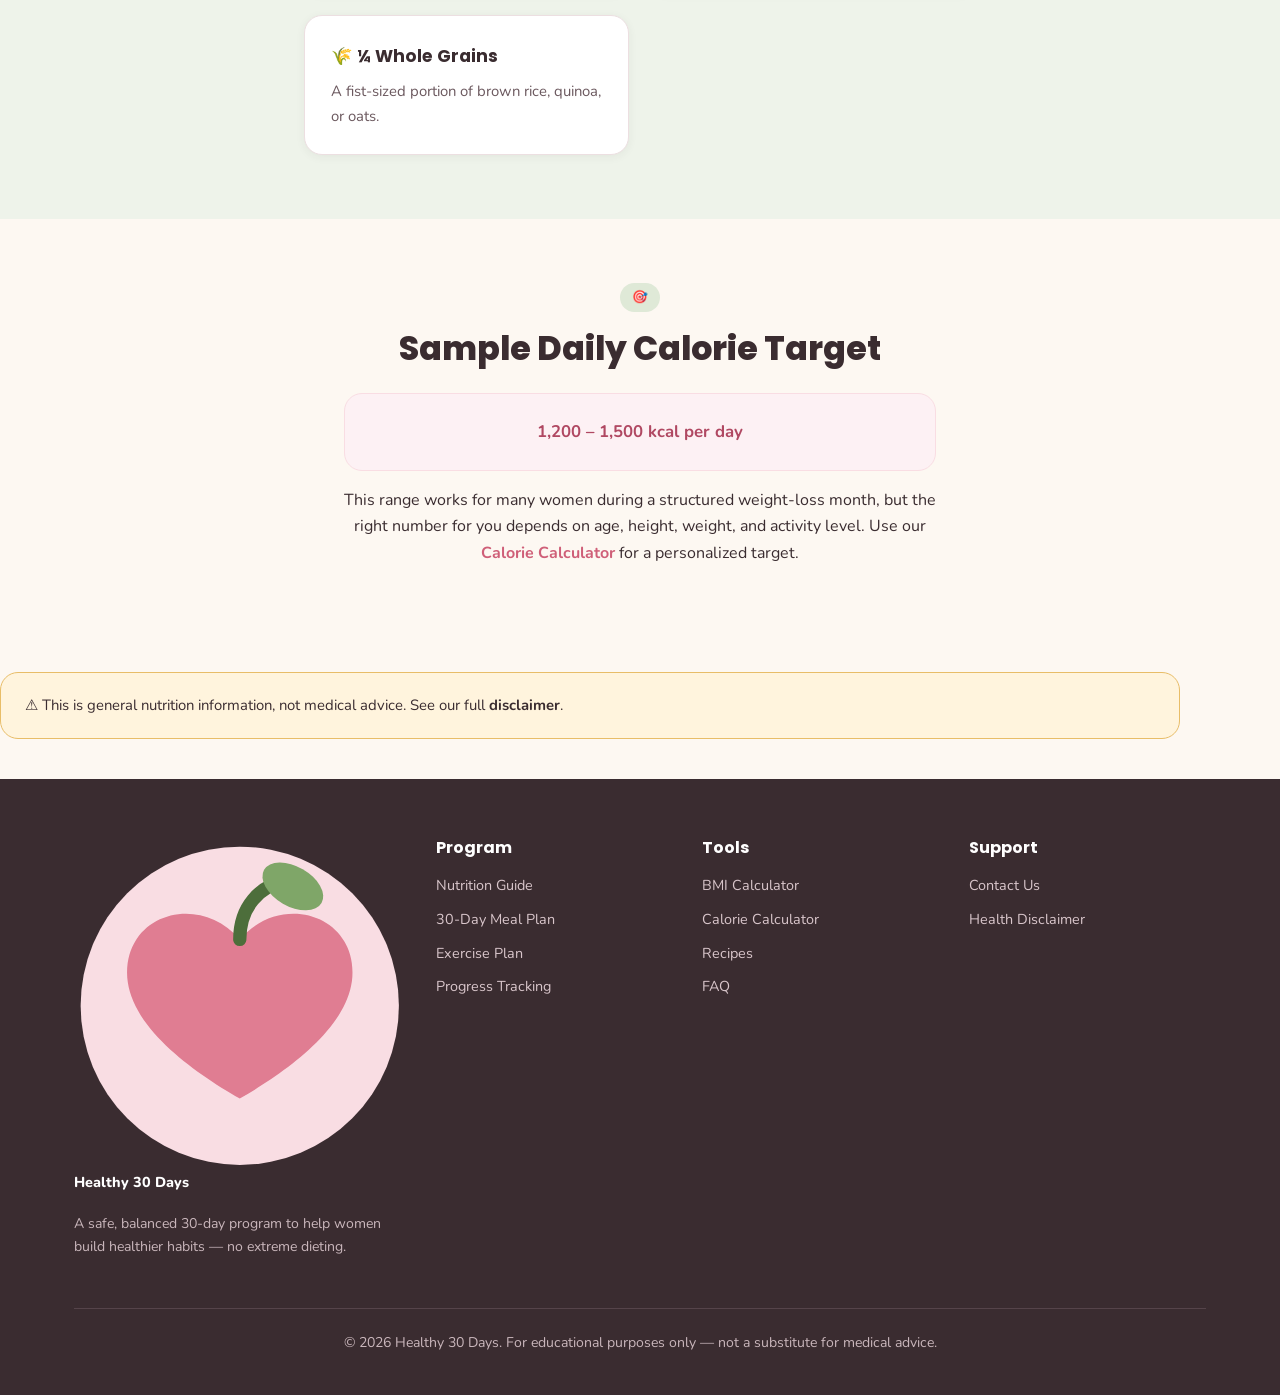
<file: nutrition.html>
<!DOCTYPE html>
<html lang="en">
<head>
<meta charset="UTF-8">
<meta name="viewport" content="width=device-width, initial-scale=1.0">
<title>Healthy Nutrition Guide — Healthy 30 Days</title>
<link rel="stylesheet" href="css/style.css">
</head>
<body>
<header class="site-header" id="site-header"></header>

<main>
  <section class="page-hero">
    <div class="container">
      <div class="icon-row">
        <span data-icon="avocado"></span><span data-icon="grain"></span><span data-icon="tomato"></span>
      </div>
      <span class="eyebrow is-active" data-lang="en">Page 1</span>
      <span class="eyebrow ug-text" data-lang="ug" lang="ug">1-بەت</span>
      <h1 class="is-active" data-lang="en">Healthy Nutrition Guide</h1>
      <h1 class="ug-text" data-lang="ug" lang="ug">ساغلام ئوزۇقلىنىش يېتەكچىسى</h1>
      <p class="section-lead text-center is-active" data-lang="en">Balanced eating is the foundation of safe weight loss. Here's what to eat more of, what to reduce, and how to portion your plate.</p>
      <p class="section-lead text-center ug-text" data-lang="ug" lang="ug">تەڭپۇڭ ئوزۇقلىنىش بىخەتەر ئورۇقلاشنىڭ ئاساسى. تۆۋەندە كۆپ يېيىلىدىغان، ئازايتىلىدىغان تاماقلار ۋە تەخسە بۆلۈش ئۇسۇلى.</p>
    </div>
  </section>

  <!-- FOODS TO EAT MORE / REDUCE -->
  <section>
    <div class="container">
      <div class="two-col-list">
        <div class="list-card list-card--good">
          <h3><span data-icon="check" style="width:26px;height:26px;"></span>
            <span class="is-active" data-lang="en">Foods to Eat More</span>
            <span class="ug-text" data-lang="ug" lang="ug">كۆپ يېيىلىدىغان يېمەكلىكلەر</span>
          </h3>
          <ul>
            <li><span data-icon="fish" style="width:22px;height:22px;"></span>
              <span><span class="is-active" data-lang="en">Lean proteins</span><span class="ug-text" data-lang="ug" lang="ug">ئاق بەلوك (بېلىق، توخۇ كۆكرىكى، پۇرچاق)</span></span>
            </li>
            <li><span data-icon="grain" style="width:22px;height:22px;"></span>
              <span><span class="is-active" data-lang="en">Whole grains</span><span class="ug-text" data-lang="ug" lang="ug">پۈتۈن دان (قوڭۇر گۈرۈچ، سۇلى، كىنوئا)</span></span>
            </li>
            <li><span data-icon="apple" style="width:22px;height:22px;"></span>
              <span><span class="is-active" data-lang="en">Low-GI fruits</span><span class="ug-text" data-lang="ug" lang="ug">تۆۋەن GI مېۋىلەر (ئالما، مۆلبۈرت، گرېپفروت)</span></span>
            </li>
            <li><span data-icon="spinach" style="width:22px;height:22px;"></span>
              <span><span class="is-active" data-lang="en">High-fiber vegetables</span><span class="ug-text" data-lang="ug" lang="ug">تالا يۇقىرى كۆكتاتلار (ئىسپىناق، بروككولى)</span></span>
            </li>
            <li><span data-icon="oliveOil" style="width:22px;height:22px;"></span>
              <span><span class="is-active" data-lang="en">Healthy fats (olive oil, nuts)</span><span class="ug-text" data-lang="ug" lang="ug">ساغلام ماي (زەيتۇن مېيى، ياڭاق)</span></span>
            </li>
          </ul>
        </div>

        <div class="list-card list-card--bad">
          <h3><span data-icon="cross" style="width:26px;height:26px;"></span>
            <span class="is-active" data-lang="en">Foods to Reduce</span>
            <span class="ug-text" data-lang="ug" lang="ug">ئازايتىلىدىغان يېمەكلىكلەر</span>
          </h3>
          <ul>
            <li><span data-icon="sugar" style="width:22px;height:22px;"></span>
              <span><span class="is-active" data-lang="en">Sugar</span><span class="ug-text" data-lang="ug" lang="ug">شېكەر</span></span>
            </li>
            <li><span data-icon="bread" style="width:22px;height:22px;"></span>
              <span><span class="is-active" data-lang="en">White bread</span><span class="ug-text" data-lang="ug" lang="ug">ئاق نان</span></span>
            </li>
            <li><span data-icon="fried" style="width:22px;height:22px;"></span>
              <span><span class="is-active" data-lang="en">Fried foods</span><span class="ug-text" data-lang="ug" lang="ug">ماي-قوراش تاماقلار</span></span>
            </li>
            <li><span data-icon="snack" style="width:22px;height:22px;"></span>
              <span><span class="is-active" data-lang="en">Processed snacks</span><span class="ug-text" data-lang="ug" lang="ug">پۇراتقان نان-پومادكا</span></span>
            </li>
            <li><span data-icon="soda" style="width:22px;height:22px;"></span>
              <span><span class="is-active" data-lang="en">High-calorie drinks</span><span class="ug-text" data-lang="ug" lang="ug">يۇقىرى كالورىيىلىك ئىچىملىكلەر</span></span>
            </li>
          </ul>
        </div>
      </div>
    </div>
  </section>

  <!-- PORTION SIZES + PLATE METHOD -->
  <section class="section-sage">
    <div class="container text-center" style="max-width:720px;">
      <h2 class="section-title is-active" data-lang="en">Healthy Portion Sizes</h2>
      <h2 class="section-title ug-text" data-lang="ug" lang="ug">ساغلام تەخسە مىقدارى</h2>
      <p class="is-active" data-lang="en">Use the plate method: fill half your plate with vegetables, a quarter with lean protein, and a quarter with whole grains or starchy vegetables. Add a small portion of healthy fat.</p>
      <p class="ug-text" data-lang="ug" lang="ug">تەخسە ئۇسۇلىنى ئىشلىتىڭ: تەخسىنىڭ يېرىمىنى كۆكتات، تۆتتىن بىرىنى ئاق بەلوك، تۆتتىن بىرىنى پۈتۈن دان بىلەن تولدۇرۇڭ. ئازراق ساغلام ماي قوشۇڭ.</p>

      <div class="plate-wrap"><div data-icon="plateMethod"></div></div>

      <div class="feature-grid" style="text-align:left;">
        <div class="card">
          <div class="card__icon" style="background:#e8879c33;border-radius:50%;"></div>
          <h3 class="is-active" data-lang="en">🥦 ½ Vegetables</h3>
          <h3 class="ug-text" data-lang="ug" lang="ug">🥦 ½ كۆكتات</h3>
          <p class="is-active" data-lang="en">Fill half your plate with non-starchy vegetables like spinach, broccoli, and tomatoes.</p>
          <p class="ug-text" data-lang="ug" lang="ug">تەخسىنىڭ يېرىمىنى ئىسپىناق، بروككولى، پومىدۇر قاتارلىق كۆكتات بىلەن تولدۇرۇڭ.</p>
        </div>
        <div class="card">
          <h3 class="is-active" data-lang="en">🍗 ¼ Protein</h3>
          <h3 class="ug-text" data-lang="ug" lang="ug">🍗 ¼ بەلوك</h3>
          <p class="is-active" data-lang="en">A palm-sized portion of chicken, fish, eggs, or legumes.</p>
          <p class="ug-text" data-lang="ug" lang="ug">ئالىقان چوڭلۇقتىكى توخۇ، بېلىق، تۇخۇم ياكى پۇرچاق.</p>
        </div>
        <div class="card">
          <h3 class="is-active" data-lang="en">🌾 ¼ Whole Grains</h3>
          <h3 class="ug-text" data-lang="ug" lang="ug">🌾 ¼ پۈتۈن دان</h3>
          <p class="is-active" data-lang="en">A fist-sized portion of brown rice, quinoa, or oats.</p>
          <p class="ug-text" data-lang="ug" lang="ug">مۇشت چوڭلۇقتىكى قوڭۇر گۈرۈچ، كىنوئا ياكى سۇلى.</p>
        </div>
      </div>
    </div>
  </section>

  <!-- CALORIE TARGET -->
  <section>
    <div class="container text-center" style="max-width:640px;">
      <span class="badge">🎯</span>
      <h2 class="section-title is-active" data-lang="en">Sample Daily Calorie Target</h2>
      <h2 class="section-title ug-text" data-lang="ug" lang="ug">كۈندىلىك كالورىيە نىشانى مىسالى</h2>
      <div class="quote-card">
        <span class="is-active" data-lang="en">1,200 – 1,500 kcal per day</span>
        <span class="ug-text" data-lang="ug" lang="ug">كۈندە 1200 - 1500 كالورىيە</span>
      </div>
      <p class="is-active" data-lang="en" style="margin-top:16px;">This range works for many women during a structured weight-loss month, but the right number for you depends on age, height, weight, and activity level. Use our <a href="calorie-calculator.html" style="color:var(--pink-600);font-weight:700;">Calorie Calculator</a> for a personalized target.</p>
      <p class="ug-text" data-lang="ug" lang="ug" style="margin-top:16px;">بۇ دائىرە كۆپ ئاياللارغا ماس كېلىدۇ، ئەمما سىزگە ماس سان ياش، بوي، ئېغىرلىق ۋە ھەرىكەت دەرىجىسىگە باغلىق. شەخسىي نىشانىڭىزنى بىلىش ئۈچۈن <a href="calorie-calculator.html" style="color:var(--pink-600);font-weight:700;">كالورىيە ھېسابلىغۇچنى</a> ئىشلىتىڭ.</p>
    </div>
  </section>

  <div class="notice-box container is-active" data-lang="en">
    ⚠️ This is general nutrition information, not medical advice. See our full <a href="disclaimer.html" style="font-weight:700;">disclaimer</a>.
  </div>
  <div class="notice-box container ug-text" data-lang="ug" lang="ug">
    ⚠️ بۇ ئومۇمىي ئوزۇقلىنىش ئۇچۇرى، دوختۇرلۇق مەسلىھىتى ئەمەس. تولۇق <a href="disclaimer.html" style="font-weight:700;">ئۇقتۇرۇشنى</a> كۆرۈڭ.
  </div>
</main>

<footer class="site-footer" id="site-footer"></footer>

<script src="js/icons.js"></script>
<script src="js/components.js"></script>
<script src="js/i18n.js"></script>
<script src="js/chatbot.js"></script>
<script src="js/main.js"></script>
</body>
</html>
</file>
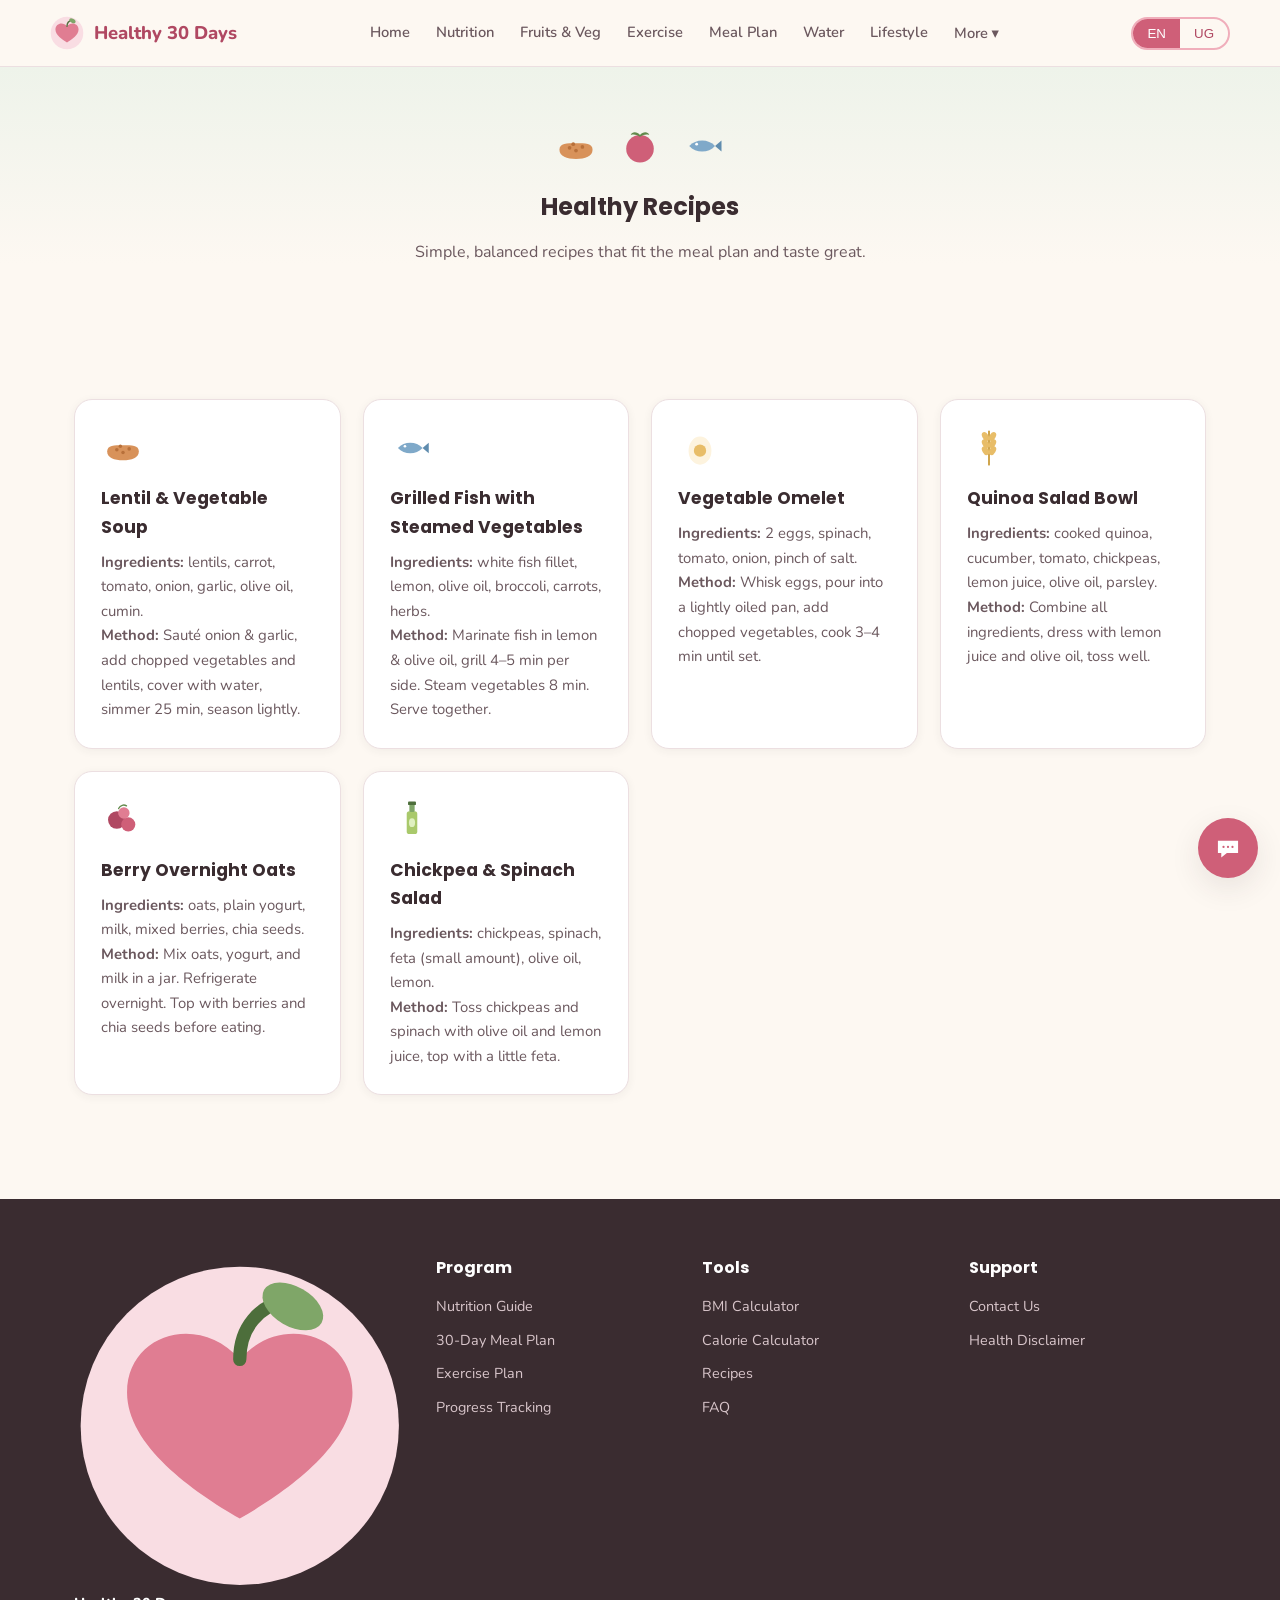
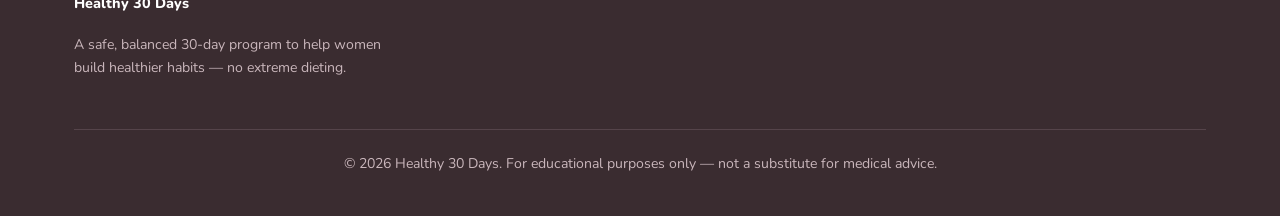
<file: recipes.html>
<!DOCTYPE html>
<html lang="en">
<head>
<meta charset="UTF-8">
<meta name="viewport" content="width=device-width, initial-scale=1.0">
<title>Healthy Recipes — Healthy 30 Days</title>
<link rel="stylesheet" href="css/style.css">
</head>
<body>
<header class="site-header" id="site-header"></header>

<main>
  <section class="page-hero">
    <div class="container">
      <div class="icon-row"><span data-icon="lentil"></span><span data-icon="tomato"></span><span data-icon="fish"></span></div>
      <h1 class="is-active" data-lang="en">Healthy Recipes</h1>
      <h1 class="ug-text" data-lang="ug" lang="ug">تەم تارتىش ئۇسۇللىرى</h1>
      <p class="section-lead text-center is-active" data-lang="en">Simple, balanced recipes that fit the meal plan and taste great.</p>
      <p class="section-lead text-center ug-text" data-lang="ug" lang="ug">تاماق پىلانىغا ماس، ئاددىي ھەم تەملىك تەم تارتىش ئۇسۇللىرى.</p>
    </div>
  </section>

  <section>
    <div class="container">
      <div class="feature-grid">
        <div class="card">
          <div class="card__icon" data-icon="lentil"></div>
          <h3 class="is-active" data-lang="en">Lentil & Vegetable Soup</h3>
          <h3 class="ug-text" data-lang="ug" lang="ug">قوغۇرچاق-كۆكتات شورپىسى</h3>
          <p class="is-active" data-lang="en"><strong>Ingredients:</strong> lentils, carrot, tomato, onion, garlic, olive oil, cumin.<br><strong>Method:</strong> Sauté onion & garlic, add chopped vegetables and lentils, cover with water, simmer 25 min, season lightly.</p>
          <p class="ug-text" data-lang="ug" lang="ug"><strong>تەركىبى:</strong> قوغۇرچاق، سابزى، پومىدۇر، پىياز، سامساق، زەيتۇن مېيى، زىرا.<br><strong>ئۇسۇلى:</strong> پىياز-سامساقنى قوغلاڭ، تۇغرالغان كۆكتات ۋە قوغۇرچاقنى قوشۇڭ، سۇ قۇيۇپ 25 مىنۇت پىشۇرۇڭ.</p>
        </div>
        <div class="card">
          <div class="card__icon" data-icon="fish"></div>
          <h3 class="is-active" data-lang="en">Grilled Fish with Steamed Vegetables</h3>
          <h3 class="ug-text" data-lang="ug" lang="ug">كاۋاپ بېلىق ۋە بۇغلانغان كۆكتات</h3>
          <p class="is-active" data-lang="en"><strong>Ingredients:</strong> white fish fillet, lemon, olive oil, broccoli, carrots, herbs.<br><strong>Method:</strong> Marinate fish in lemon & olive oil, grill 4–5 min per side. Steam vegetables 8 min. Serve together.</p>
          <p class="ug-text" data-lang="ug" lang="ug"><strong>تەركىبى:</strong> ئاق بېلىق، لىمون، زەيتۇن مېيى، بروككولى، سابزى، ئوت-چۆپ.<br><strong>ئۇسۇلى:</strong> بېلىقنى لىمون-زەيتۇن مېيىدا مارىنادلاڭ، ھەر تەرىپىنى 4-5 مىنۇت كاۋاپ قىلىڭ. كۆكتاتنى 8 مىنۇت بۇغلاڭ.</p>
        </div>
        <div class="card">
          <div class="card__icon" data-icon="egg"></div>
          <h3 class="is-active" data-lang="en">Vegetable Omelet</h3>
          <h3 class="ug-text" data-lang="ug" lang="ug">كۆكتاتلىق ئومېلىت</h3>
          <p class="is-active" data-lang="en"><strong>Ingredients:</strong> 2 eggs, spinach, tomato, onion, pinch of salt.<br><strong>Method:</strong> Whisk eggs, pour into a lightly oiled pan, add chopped vegetables, cook 3–4 min until set.</p>
          <p class="ug-text" data-lang="ug" lang="ug"><strong>تەركىبى:</strong> 2 تۇخۇم، ئىسپىناق، پومىدۇر، پىياز، ئازراق تۇز.<br><strong>ئۇسۇلى:</strong> تۇخۇمنى چالغاڭ، ئازراق ماي قۇيۇلغان تاۋىغا قۇيۇڭ، تۇغرالغان كۆكتاتنى قوشۇڭ، 3-4 مىنۇت پىشۇرۇڭ.</p>
        </div>
        <div class="card">
          <div class="card__icon" data-icon="grain"></div>
          <h3 class="is-active" data-lang="en">Quinoa Salad Bowl</h3>
          <h3 class="ug-text" data-lang="ug" lang="ug">كىنوئا سالات تەخسىسى</h3>
          <p class="is-active" data-lang="en"><strong>Ingredients:</strong> cooked quinoa, cucumber, tomato, chickpeas, lemon juice, olive oil, parsley.<br><strong>Method:</strong> Combine all ingredients, dress with lemon juice and olive oil, toss well.</p>
          <p class="ug-text" data-lang="ug" lang="ug"><strong>تەركىبى:</strong> پىشقان كىنوئا، خىيار، پومىدۇر، نوخۇت، لىمون شەربىتى، زەيتۇن مېيى، يۇسان.<br><strong>ئۇسۇلى:</strong> ھەممە تەركىبنى ئارىلاشتۇرۇڭ، لىمون شەربىتى ۋە زەيتۇن مېيى بىلەن تەملەڭ.</p>
        </div>
        <div class="card">
          <div class="card__icon" data-icon="berries"></div>
          <h3 class="is-active" data-lang="en">Berry Overnight Oats</h3>
          <h3 class="ug-text" data-lang="ug" lang="ug">مۆلبۈرتلۈك كېچىلىك سۇلى</h3>
          <p class="is-active" data-lang="en"><strong>Ingredients:</strong> oats, plain yogurt, milk, mixed berries, chia seeds.<br><strong>Method:</strong> Mix oats, yogurt, and milk in a jar. Refrigerate overnight. Top with berries and chia seeds before eating.</p>
          <p class="ug-text" data-lang="ug" lang="ug"><strong>تەركىبى:</strong> سۇلى، ساپ يوگۇرت، سۈت، ئارىلاش مۆلبۈرت، چىيا ئۇرۇقى.<br><strong>ئۇسۇلى:</strong> سۇلى، يوگۇرت ۋە سۈتنى ئارىلاشتۇرۇپ سوغۇتقۇچقا قويۇڭ. يېيىشتىن ئىلگىرى مۆلبۈرت قوشۇڭ.</p>
        </div>
        <div class="card">
          <div class="card__icon" data-icon="oliveOil"></div>
          <h3 class="is-active" data-lang="en">Chickpea & Spinach Salad</h3>
          <h3 class="ug-text" data-lang="ug" lang="ug">نوخۇت-ئىسپىناق سالات</h3>
          <p class="is-active" data-lang="en"><strong>Ingredients:</strong> chickpeas, spinach, feta (small amount), olive oil, lemon.<br><strong>Method:</strong> Toss chickpeas and spinach with olive oil and lemon juice, top with a little feta.</p>
          <p class="ug-text" data-lang="ug" lang="ug"><strong>تەركىبى:</strong> نوخۇت، ئىسپىناق، ئازراق پىنىر، زەيتۇن مېيى، لىمون.<br><strong>ئۇسۇلى:</strong> نوخۇت ۋە ئىسپىناقنى زەيتۇن مېيى ۋە لىمون شەربىتى بىلەن ئارىلاشتۇرۇڭ.</p>
        </div>
      </div>
    </div>
  </section>
</main>

<footer class="site-footer" id="site-footer"></footer>

<script src="js/icons.js"></script>
<script src="js/components.js"></script>
<script src="js/i18n.js"></script>
<script src="js/chatbot.js"></script>
<script src="js/main.js"></script>
</body>
</html>
</file>
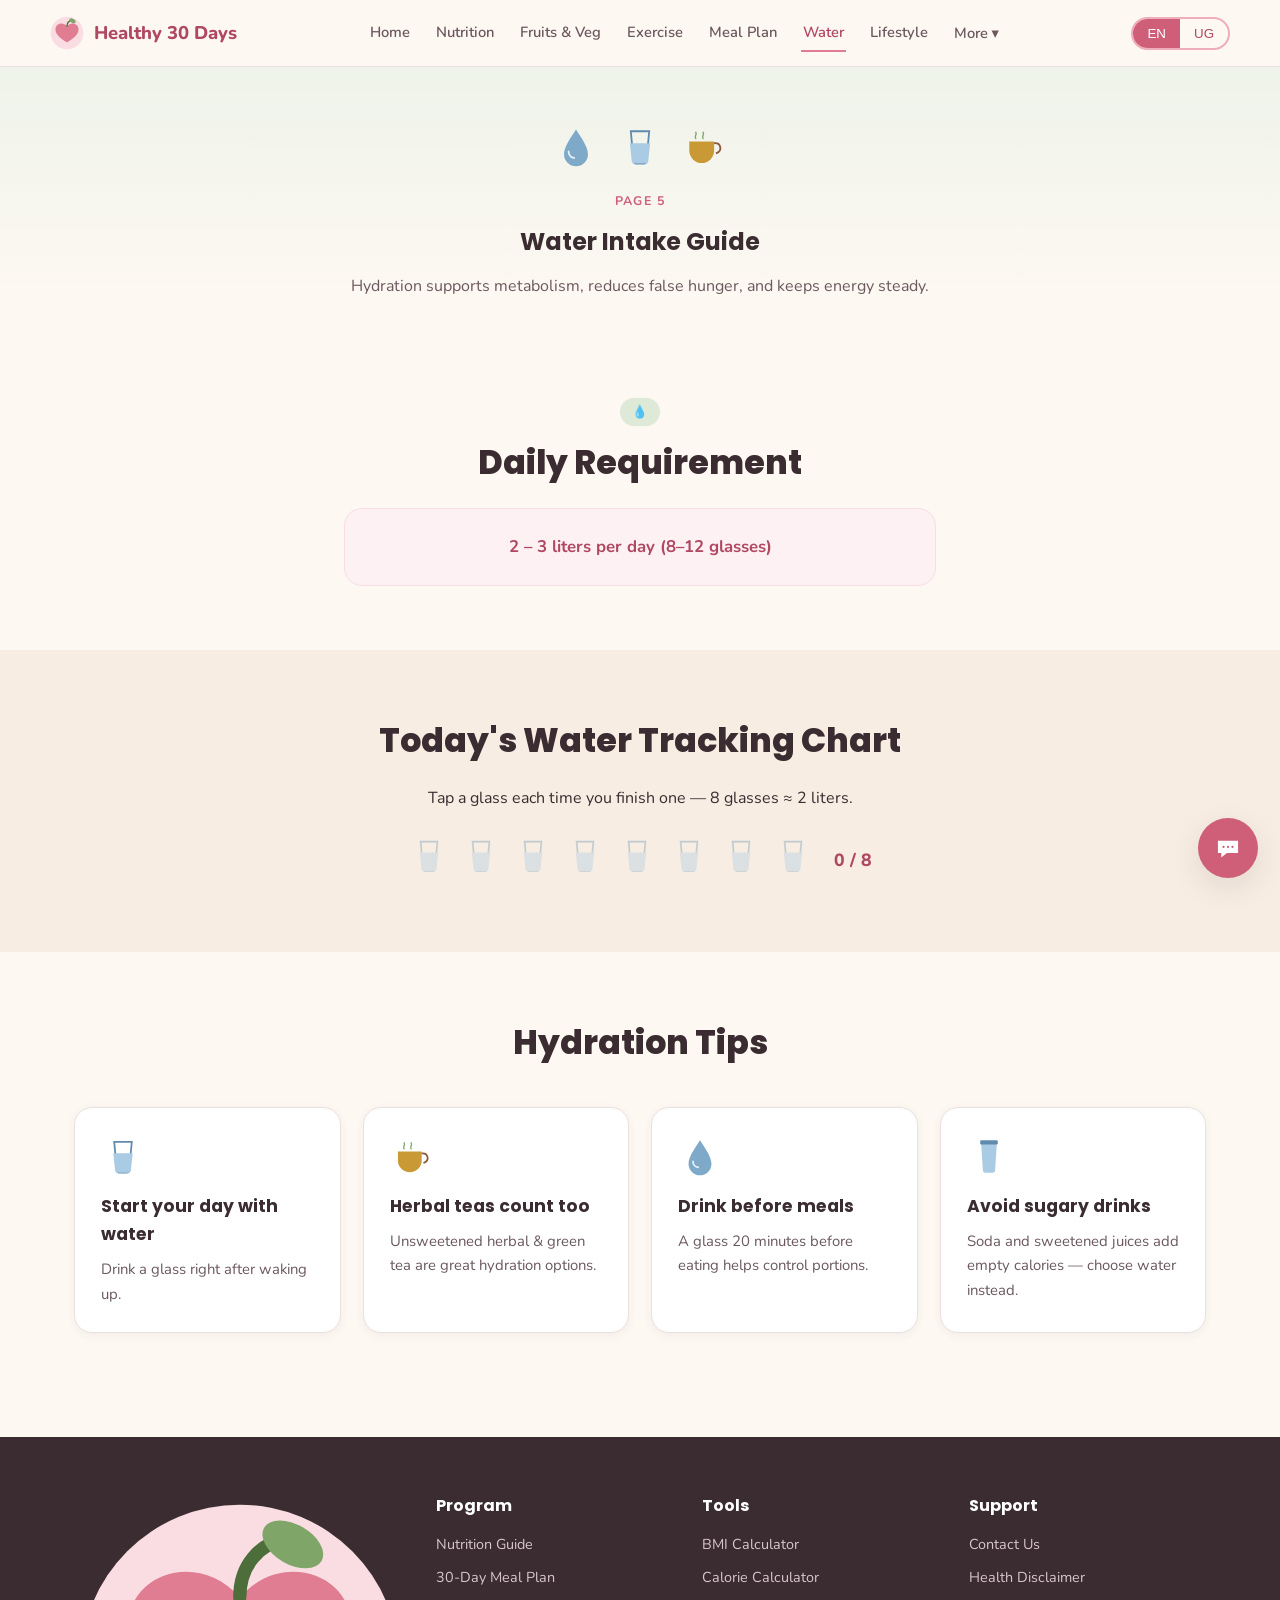
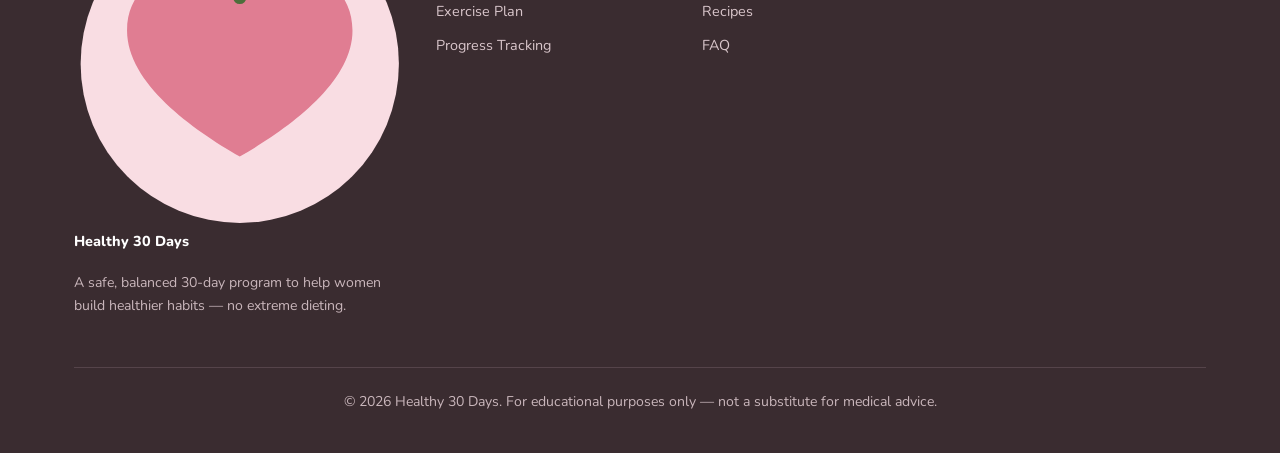
<file: water.html>
<!DOCTYPE html>
<html lang="en">
<head>
<meta charset="UTF-8">
<meta name="viewport" content="width=device-width, initial-scale=1.0">
<title>Water Intake Guide — Healthy 30 Days</title>
<link rel="stylesheet" href="css/style.css">
</head>
<body>
<header class="site-header" id="site-header"></header>

<main>
  <section class="page-hero">
    <div class="container">
      <div class="icon-row">
        <span data-icon="water"></span><span data-icon="glass"></span><span data-icon="tea"></span>
      </div>
      <span class="eyebrow is-active" data-lang="en">Page 5</span>
      <span class="eyebrow ug-text" data-lang="ug" lang="ug">5-بەت</span>
      <h1 class="is-active" data-lang="en">Water Intake Guide</h1>
      <h1 class="ug-text" data-lang="ug" lang="ug">سۇ ئىچىش يېتەكچىسى</h1>
      <p class="section-lead text-center is-active" data-lang="en">Hydration supports metabolism, reduces false hunger, and keeps energy steady.</p>
      <p class="section-lead text-center ug-text" data-lang="ug" lang="ug">سۇ ئىچىش مېتابولىزمنى قوللايدۇ، يالغان ئاچلىقنى ئازايتىدۇ ۋە ئېنېرگىيىنى تۇراقلىق ساقلايدۇ.</p>
    </div>
  </section>

  <section>
    <div class="container text-center" style="max-width:640px;">
      <span class="badge">💧</span>
      <h2 class="section-title is-active" data-lang="en">Daily Requirement</h2>
      <h2 class="section-title ug-text" data-lang="ug" lang="ug">كۈندىلىك ئېھتىياج</h2>
      <div class="quote-card">
        <span class="is-active" data-lang="en">2 – 3 liters per day (8–12 glasses)</span>
        <span class="ug-text" data-lang="ug" lang="ug">كۈندە 2-3 لىتىر (8-12 stakan)</span>
      </div>
    </div>
  </section>

  <!-- WATER TRACKER -->
  <section class="section-alt">
    <div class="container text-center" style="max-width:640px;">
      <h2 class="section-title is-active" data-lang="en">Today's Water Tracking Chart</h2>
      <h2 class="section-title ug-text" data-lang="ug" lang="ug">بۈگۈنكى سۇ ئىز قوغلاش جەدۋىلى</h2>
      <p class="is-active" data-lang="en">Tap a glass each time you finish one — 8 glasses ≈ 2 liters.</p>
      <p class="ug-text" data-lang="ug" lang="ug">ھەر stakan سۇنى ئىچىپ بولغاندا چېكىڭ — 8 stakan ≈ 2 لىتىر.</p>
      <div class="water-tracker" id="waterTracker" style="justify-content:center;">
        <div class="water-glass" data-icon="glass"></div>
        <div class="water-glass" data-icon="glass"></div>
        <div class="water-glass" data-icon="glass"></div>
        <div class="water-glass" data-icon="glass"></div>
        <div class="water-glass" data-icon="glass"></div>
        <div class="water-glass" data-icon="glass"></div>
        <div class="water-glass" data-icon="glass"></div>
        <div class="water-glass" data-icon="glass"></div>
        <span class="water-count" id="waterCount">0 / 8</span>
      </div>
    </div>
  </section>

  <!-- TIPS -->
  <section>
    <div class="container">
      <h2 class="section-title text-center is-active" data-lang="en">Hydration Tips</h2>
      <h2 class="section-title text-center ug-text" data-lang="ug" lang="ug">سۇ ئىچىش مەسلىھەتلىرى</h2>
      <div class="feature-grid">
        <div class="card">
          <div class="card__icon" data-icon="glass"></div>
          <h3 class="is-active" data-lang="en">Start your day with water</h3>
          <h3 class="ug-text" data-lang="ug" lang="ug">كۈنۈڭىزنى سۇ بىلەن باشلاڭ</h3>
          <p class="is-active" data-lang="en">Drink a glass right after waking up.</p>
          <p class="ug-text" data-lang="ug" lang="ug">ئويغانغاندىن كېيىن دەرھال بىر stakan ئىچىڭ.</p>
        </div>
        <div class="card">
          <div class="card__icon" data-icon="tea"></div>
          <h3 class="is-active" data-lang="en">Herbal teas count too</h3>
          <h3 class="ug-text" data-lang="ug" lang="ug">ئوت-چۆپ چېيىمۇ ھېسابلىنىدۇ</h3>
          <p class="is-active" data-lang="en">Unsweetened herbal & green tea are great hydration options.</p>
          <p class="ug-text" data-lang="ug" lang="ug">شېكەرسىز ئوت-چۆپ ۋە يېشىل چاي ياخشى تاللاش.</p>
        </div>
        <div class="card">
          <div class="card__icon" data-icon="water"></div>
          <h3 class="is-active" data-lang="en">Drink before meals</h3>
          <h3 class="ug-text" data-lang="ug" lang="ug">تاماقتىن ئىلگىرى ئىچىڭ</h3>
          <p class="is-active" data-lang="en">A glass 20 minutes before eating helps control portions.</p>
          <p class="ug-text" data-lang="ug" lang="ug">تاماقتىن 20 مىنۇت ئىلگىرى ئىچىش تەخسە مىقدارىنى تىزگىنلەشكە ياردەم بېرىدۇ.</p>
        </div>
        <div class="card">
          <div class="card__icon" data-icon="soda"></div>
          <h3 class="is-active" data-lang="en">Avoid sugary drinks</h3>
          <h3 class="ug-text" data-lang="ug" lang="ug">شېكەرلىك ئىچىملىكتىن ساقلىنىڭ</h3>
          <p class="is-active" data-lang="en">Soda and sweetened juices add empty calories — choose water instead.</p>
          <p class="ug-text" data-lang="ug" lang="ug">گازلىق سۇ ۋە شېكەرلىك شەربەت قۇرۇق كالورىيە قوشىدۇ — ئورنىغا سۇ تاللاڭ.</p>
        </div>
      </div>
    </div>
  </section>
</main>

<footer class="site-footer" id="site-footer"></footer>

<script src="js/icons.js"></script>
<script src="js/components.js"></script>
<script src="js/i18n.js"></script>
<script src="js/chatbot.js"></script>
<script src="js/main.js"></script>
</body>
</html>
</file>
<file: css/style.css>
/* ==========================================================================
   Healthy 30-Day Weight Loss Program — Design System
   Bilingual (English / Uyghur-UKIJ). Palette: blush, sage, cream, gold.
   ========================================================================== */

@import url('https://fonts.googleapis.com/css2?family=Poppins:wght@400;500;600;700;800&family=Nunito:wght@400;500;600;700&family=Scheherazade+New:wght@400;700&display=swap');

@font-face {
  font-family: 'UKIJ Tuz';
  src: url('../fonts/UKIJTuz.ttf') format('truetype'),
       url('../fonts/UKIJTuz.otf') format('opentype');
  font-weight: normal;
  font-style: normal;
  font-display: swap;
}
@font-face {
  font-family: 'UKIJ Ekran';
  src: url('../fonts/UKIJEkran.ttf') format('truetype'),
       url('../fonts/UKIJEkran.otf') format('opentype');
  font-weight: normal;
  font-style: normal;
  font-display: swap;
}

:root {
  /* Palette */
  --pink-50:  #fdf1f4;
  --pink-100: #f9dde3;
  --pink-300: #f0aebb;
  --pink-500: #e07d92;
  --pink-600: #cf5f78;
  --pink-700: #b04862;

  --sage-50:  #eef3ea;
  --sage-100: #dfe9d7;
  --sage-300: #b3cba1;
  --sage-500: #7fa668;
  --sage-600: #628a4c;
  --sage-700: #4d6e3b;

  --gold-400: #e8bd68;
  --gold-600: #c99936;

  --cream:    #fdf8f2;
  --cream-2:  #f7ede2;
  --white:    #ffffff;
  --charcoal: #3a2c30;
  --ink-soft: #6b585e;
  --line:     #ecdfe1;

  --radius-sm: 10px;
  --radius-md: 18px;
  --radius-lg: 28px;
  --shadow-sm: 0 2px 10px rgba(58, 44, 48, 0.06);
  --shadow-md: 0 10px 30px rgba(58, 44, 48, 0.10);

  --font-en: 'Poppins', 'Nunito', system-ui, sans-serif;
  --font-en-body: 'Nunito', system-ui, sans-serif;
  --font-ug: 'UKIJ Tuz', 'UKIJ Ekran', 'UKIJ Tuz Kitab', 'Alkatip Basma Tom', 'Scheherazade New', 'Noto Naskh Arabic', serif;

  --container: 1180px;
}

* { box-sizing: border-box; }
html { scroll-behavior: smooth; }

body {
  margin: 0;
  background: var(--cream);
  color: var(--charcoal);
  font-family: var(--font-en-body);
  line-height: 1.65;
  -webkit-font-smoothing: antialiased;
}

/* ---- Bilingual / RTL handling ---- */
[lang="ug"], .ug-text { font-family: var(--font-ug); }

body[dir="rtl"] {
  direction: rtl;
}
body[dir="rtl"] .site-nav__links,
body[dir="rtl"] .checklist,
body[dir="rtl"] .feature-grid,
body[dir="rtl"] .footer__cols {
  direction: rtl;
}
body[dir="rtl"] * { font-family: var(--font-ug); }
body[dir="rtl"] .site-logo__mark,
body[dir="rtl"] .lang-toggle,
body[dir="rtl"] input,
body[dir="rtl"] .calendar-grid { font-family: var(--font-ug); }

/* language visibility: JS toggles [data-lang] blocks.
   :not(.is-active) + !important guarantees this wins regardless of any
   other class's `display` rule and regardless of stylesheet order. */
[data-lang]:not(.is-active) { display: none !important; }

img, svg { max-width: 100%; display: block; }

a { color: inherit; text-decoration: none; }

h1, h2, h3, h4 { font-family: var(--font-en); margin: 0 0 .5em; color: var(--charcoal); }
body[dir="rtl"] h1, body[dir="rtl"] h2, body[dir="rtl"] h3, body[dir="rtl"] h4 { font-family: var(--font-ug); }

p { margin: 0 0 1em; }

.container { max-width: var(--container); margin: 0 auto; padding: 0 24px; }
section { padding: 64px 0; }
.section-alt { background: var(--cream-2); }
.section-sage { background: var(--sage-50); }

.eyebrow {
  display: inline-block;
  font-size: .78rem;
  letter-spacing: .12em;
  text-transform: uppercase;
  color: var(--pink-600);
  font-weight: 700;
  margin-bottom: 10px;
}

.section-title { font-size: clamp(1.6rem, 2.6vw, 2.3rem); font-weight: 800; }
.section-lead { color: var(--ink-soft); max-width: 720px; }
.text-center { text-align: center; margin: 0 auto; }

/* ---- Buttons ---- */
.btn {
  display: inline-flex;
  align-items: center;
  gap: 8px;
  padding: 13px 26px;
  border-radius: 999px;
  font-weight: 700;
  font-size: .95rem;
  border: 2px solid transparent;
  cursor: pointer;
  transition: transform .15s ease, box-shadow .15s ease, background .15s ease;
}
.btn:hover { transform: translateY(-2px); }
.btn-primary { background: var(--pink-600); color: var(--white); box-shadow: var(--shadow-sm); }
.btn-primary:hover { background: var(--pink-700); box-shadow: var(--shadow-md); }
.btn-outline { background: transparent; border-color: var(--pink-600); color: var(--pink-700); }
.btn-outline:hover { background: var(--pink-50); }
.btn-sage { background: var(--sage-600); color: var(--white); }
.btn-sage:hover { background: var(--sage-700); }
.btn-sm { padding: 8px 16px; font-size: .82rem; }
.btn-block { width: 100%; justify-content: center; }

/* ---- Header / Nav ---- */
.site-header {
  position: sticky; top: 0; z-index: 100;
  background: rgba(253, 248, 242, 0.92);
  backdrop-filter: blur(8px);
  border-bottom: 1px solid var(--line);
}
.site-header__inner { display: flex; align-items: center; justify-content: space-between; padding: 14px 0; gap: 16px; }
.site-logo { display: flex; align-items: center; gap: 10px; font-weight: 800; font-size: 1.15rem; color: var(--pink-700); }
.site-logo__mark { width: 34px; height: 34px; }
.site-nav__links { display: flex; align-items: center; gap: 22px; flex-wrap: wrap; }
.site-nav__links a { font-weight: 600; font-size: .92rem; color: var(--ink-soft); padding: 6px 2px; border-bottom: 2px solid transparent; }
.site-nav__links a:hover, .site-nav__links a.is-active { color: var(--pink-700); border-color: var(--pink-500); }
.header-actions { display: flex; align-items: center; gap: 10px; }
.lang-toggle {
  display: flex; border: 2px solid var(--pink-300); border-radius: 999px; overflow: hidden; font-weight: 700; font-size: .82rem;
}
.lang-toggle button { padding: 7px 14px; background: transparent; border: none; cursor: pointer; color: var(--pink-700); }
.lang-toggle button.is-active { background: var(--pink-600); color: var(--white); }
.nav-toggle-btn { display: none; background: none; border: none; font-size: 1.5rem; cursor: pointer; color: var(--pink-700); }

.nav-more { position: relative; }
.nav-more__panel {
  position: absolute; top: 100%; inset-inline-start: 0; background: var(--white); border: 1px solid var(--line);
  border-radius: var(--radius-sm); box-shadow: var(--shadow-md); padding: 8px; min-width: 200px; display: none; flex-direction: column; z-index: 50;
}
.nav-more.is-open .nav-more__panel { display: flex; }
.nav-more__panel a { padding: 9px 12px; border-radius: 8px; font-weight: 600; font-size: .88rem; }
.nav-more__panel a:hover { background: var(--pink-50); }
.nav-more > button { background: none; border: none; font: inherit; font-weight: 600; font-size: .92rem; color: var(--ink-soft); cursor: pointer; display: flex; align-items: center; gap: 4px; padding: 6px 2px; }
.nav-more > button:hover { color: var(--pink-700); }
@media (max-width: 900px) {
  .nav-more__panel { position: static; box-shadow: none; border: none; padding: 0 0 0 12px; display: none; }
  .nav-more.is-open .nav-more__panel { display: flex; }
}

@media (max-width: 900px) {
  .site-nav__links { position: absolute; top: 100%; left: 0; right: 0; background: var(--white); flex-direction: column; align-items: flex-start; padding: 16px 24px; display: none; border-bottom: 1px solid var(--line); }
  .site-nav__links.is-open { display: flex; }
  .nav-toggle-btn { display: block; }
}

/* ---- Hero ---- */
.hero { position: relative; padding: 90px 0 70px; overflow: hidden; background: linear-gradient(180deg, var(--pink-50), var(--cream) 70%); }
.hero__inner { display: grid; grid-template-columns: 1.1fr 1fr; gap: 40px; align-items: center; }
.hero h1 { font-size: clamp(2rem, 4vw, 3.1rem); font-weight: 800; line-height: 1.15; }
.hero p.lead { font-size: 1.08rem; color: var(--ink-soft); max-width: 520px; }
.hero__actions { display: flex; gap: 14px; flex-wrap: wrap; margin-top: 26px; }
.hero__art { position: relative; display: flex; align-items: center; justify-content: center; margin-top: 32px; }
.hero__art svg { width: 100%; max-width: 460px; }
@media (max-width: 860px) { .hero__inner { grid-template-columns: 1fr; } .hero__art { order: -1; margin-top: 0; } }

/* Keep the (longer) Uyghur hero headline on one line at typical desktop widths */
body[dir="rtl"] .hero h1 {
  font-size: clamp(1.5rem, 2.6vw, 2.3rem);
  white-space: nowrap;
}
@media (max-width: 900px) {
  body[dir="rtl"] .hero h1 { white-space: normal; font-size: clamp(1.5rem, 4.5vw, 2rem); }
}

.hero-collage { position: relative; width: 100%; max-width: 440px; aspect-ratio: 1; margin: 0 auto; }
.hero-collage__ring { position: absolute; inset: 6%; border-radius: 50%; background: radial-gradient(circle at 35% 30%, var(--pink-100), var(--sage-50) 70%); }
.hero-collage__item {
  position: absolute; width: 92px; height: 92px; background: var(--white); border-radius: 50%;
  box-shadow: var(--shadow-md); padding: 14px; display: flex; align-items: center; justify-content: center;
}
.hero-collage__item--1 { top: 2%; left: 30%; width: 108px; height: 108px; }
.hero-collage__item--2 { top: 18%; right: 0; }
.hero-collage__item--3 { top: 42%; left: -6%; }
.hero-collage__item--4 { bottom: 18%; right: 6%; width: 104px; height: 104px; }
.hero-collage__item--5 { bottom: 0; left: 22%; }
.hero-collage__item--6 { top: 46%; left: 40%; width: 76px; height: 76px; background: var(--sage-500); }
.hero-collage__item--6 svg path, .hero-collage__item--6 svg circle { }
@media (max-width: 500px) { .hero-collage__item { width: 70px; height: 70px; padding: 10px; } .hero-collage__item--1, .hero-collage__item--4 { width: 82px; height: 82px; } }

.page-hero { padding: 56px 0 34px; background: linear-gradient(180deg, var(--sage-50), var(--cream) 85%); text-align: center; }
.page-hero .icon-row { display: flex; justify-content: center; gap: 18px; margin-bottom: 18px; }
.page-hero .icon-row svg { width: 46px; height: 46px; }

/* ---- Cards / Grids ---- */
.feature-grid { display: grid; grid-template-columns: repeat(auto-fit, minmax(230px, 1fr)); gap: 22px; margin-top: 36px; }
.card {
  background: var(--white); border-radius: var(--radius-md); padding: 26px;
  box-shadow: var(--shadow-sm); border: 1px solid var(--line);
}
.card__icon { width: 44px; height: 44px; margin-bottom: 14px; }
.card h3 { font-size: 1.08rem; }
.card p { color: var(--ink-soft); font-size: .93rem; margin-bottom: 0; }

.two-col-list { display: grid; grid-template-columns: 1fr 1fr; gap: 26px; margin-top: 30px; }
@media (max-width: 700px) { .two-col-list { grid-template-columns: 1fr; } }

.list-card { border-radius: var(--radius-md); padding: 26px 26px 10px; border: 1px solid var(--line); }
.list-card--good { background: var(--sage-50); }
.list-card--bad { background: var(--pink-50); }
.list-card h3 { display: flex; align-items: center; gap: 10px; }
.list-card ul { list-style: none; margin: 0; padding: 0; }
.list-card li { display: flex; align-items: center; gap: 10px; padding: 9px 0; border-bottom: 1px dashed var(--line); font-weight: 600; font-size: .95rem; }
.list-card li:last-child { border-bottom: none; }
.list-card li svg { width: 22px; height: 22px; flex-shrink: 0; }

.chip-grid { display: grid; grid-template-columns: repeat(auto-fill, minmax(140px, 1fr)); gap: 14px; margin-top: 18px; }
.chip {
  background: var(--white); border: 1px solid var(--line); border-radius: var(--radius-sm);
  padding: 14px 10px; text-align: center; font-weight: 700; font-size: .88rem;
}
.chip svg { width: 40px; height: 40px; margin: 0 auto 8px; }
.chip--good { border-color: var(--sage-300); }
.chip--less { border-color: var(--pink-300); opacity: .85; }

/* ---- Plate method ---- */
.plate-wrap { display: flex; justify-content: center; margin: 30px 0; }
.plate-wrap svg { width: 300px; height: 300px; }

/* ---- Checklist ---- */
.checklist { list-style: none; margin: 26px 0 0; padding: 0; display: grid; gap: 12px; }
.checklist li {
  display: flex; align-items: center; gap: 14px; background: var(--white);
  border: 1px solid var(--line); border-radius: var(--radius-sm); padding: 14px 18px; font-weight: 600;
}
.checklist input[type="checkbox"] { width: 20px; height: 20px; accent-color: var(--sage-600); flex-shrink: 0; }
.checklist small { display: block; font-weight: 400; color: var(--ink-soft); }

/* ---- Weekly schedule table ---- */
.week-grid { display: grid; grid-template-columns: repeat(auto-fit, minmax(150px, 1fr)); gap: 16px; margin-top: 30px; }
.day-card { background: var(--white); border-radius: var(--radius-md); border: 1px solid var(--line); padding: 20px; text-align: center; box-shadow: var(--shadow-sm); }
.day-card .day-num { font-size: .78rem; font-weight: 800; letter-spacing: .1em; color: var(--pink-600); text-transform: uppercase; }
.day-card h4 { margin: 6px 0 4px; font-size: 1.02rem; }
.day-card p { font-size: .85rem; color: var(--ink-soft); margin: 0; }
.day-card svg { width: 40px; height: 40px; margin: 10px auto 0; }

/* ---- Meal plan / calendar ---- */
.calendar-grid { display: grid; grid-template-columns: repeat(auto-fill, minmax(70px, 1fr)); gap: 10px; margin-top: 26px; }
.cal-day {
  background: var(--white); border: 2px solid var(--line); border-radius: var(--radius-sm);
  aspect-ratio: 1; display: flex; align-items: center; justify-content: center;
  font-weight: 800; cursor: pointer; font-size: 1.05rem; color: var(--charcoal); transition: all .15s ease;
}
.cal-day:hover { border-color: var(--pink-400); transform: translateY(-2px); }
.cal-day.is-active { background: var(--pink-600); color: var(--white); border-color: var(--pink-600); }
.cal-day.is-done { background: var(--sage-500); color: var(--white); border-color: var(--sage-500); }

.meal-detail { margin-top: 30px; background: var(--white); border-radius: var(--radius-lg); padding: 30px; border: 1px solid var(--line); box-shadow: var(--shadow-sm); }
.meal-detail__grid { display: grid; grid-template-columns: repeat(auto-fit, minmax(220px, 1fr)); gap: 22px; margin-top: 18px; }
.meal-block h4 { display: flex; align-items: center; gap: 8px; color: var(--pink-700); }
.meal-block ul { margin: 0; padding-left: 20px; }
body[dir="rtl"] .meal-block ul { padding-left: 0; padding-right: 20px; }
.meal-block li { margin-bottom: 6px; font-size: .95rem; }

/* ---- Water tracker ---- */
.water-tracker { display: flex; flex-wrap: wrap; gap: 10px; margin-top: 22px; align-items: center; }
.water-glass { width: 42px; height: 54px; cursor: pointer; opacity: .35; transition: opacity .15s; }
.water-glass.is-full { opacity: 1; }
.water-count { font-weight: 800; font-size: 1.1rem; color: var(--pink-700); margin-inline-start: 10px; }

/* ---- Forms ---- */
.form-grid { display: grid; gap: 16px; max-width: 420px; margin-top: 20px; }
label { font-weight: 700; font-size: .88rem; display: block; margin-bottom: 6px; }
input[type="text"], input[type="email"], input[type="number"], select, textarea {
  width: 100%; padding: 12px 14px; border-radius: var(--radius-sm); border: 1.5px solid var(--line);
  font-family: inherit; font-size: .95rem; background: var(--white);
}
input:focus, select:focus, textarea:focus { outline: none; border-color: var(--pink-400); }
.result-box {
  margin-top: 18px; background: var(--sage-50); border: 1px solid var(--sage-300); border-radius: var(--radius-sm);
  padding: 18px; font-weight: 700; display: none;
}
.result-box.is-visible { display: block; }

/* ---- Quotes ---- */
.quote-card {
  background: var(--pink-50); border-radius: var(--radius-md); padding: 24px; text-align: center;
  font-weight: 700; font-size: 1.05rem; color: var(--pink-700); border: 1px solid var(--pink-100);
}

/* ---- Chart bars (weekly weight) ---- */
.bar-chart { display: flex; align-items: flex-end; gap: 14px; height: 200px; margin-top: 24px; padding: 0 6px; }
.bar-chart .bar-col { flex: 1; display: flex; flex-direction: column; align-items: center; justify-content: flex-end; height: 100%; }
.bar-chart .bar { width: 100%; max-width: 44px; background: linear-gradient(180deg, var(--pink-400), var(--pink-600)); border-radius: 8px 8px 0 0; }
.bar-chart .bar-label { margin-top: 8px; font-size: .8rem; font-weight: 700; color: var(--ink-soft); }
.bar-chart .bar-val { font-size: .78rem; font-weight: 800; color: var(--pink-700); margin-bottom: 4px; }

/* ---- Photo upload ---- */
.photo-upload-grid { display: grid; grid-template-columns: 1fr 1fr; gap: 20px; margin-top: 20px; max-width: 520px; }
.photo-slot { aspect-ratio: 3/4; border: 2px dashed var(--pink-300); border-radius: var(--radius-md); display: flex; align-items: center; justify-content: center; text-align: center; padding: 14px; cursor: pointer; background: var(--white); font-size: .85rem; color: var(--ink-soft); overflow: hidden; position: relative; }
.photo-slot img { position: absolute; inset: 0; width: 100%; height: 100%; object-fit: cover; }
.photo-slot input { display: none; }

/* ---- FAQ ---- */
.faq-item { border-bottom: 1px solid var(--line); padding: 18px 0; }
.faq-q { display: flex; justify-content: space-between; align-items: center; cursor: pointer; font-weight: 700; gap: 10px; }
.faq-q svg { width: 20px; height: 20px; flex-shrink: 0; transition: transform .2s; }
.faq-item.is-open .faq-q svg { transform: rotate(45deg); }
.faq-a { max-height: 0; overflow: hidden; color: var(--ink-soft); transition: max-height .25s ease; }
.faq-item.is-open .faq-a { max-height: 300px; padding-top: 12px; }

/* ---- Disclaimer / notice ---- */
.notice-box { background: var(--gold-400); background: #fff4dd; border: 1px solid var(--gold-400); border-radius: var(--radius-md); padding: 20px 24px; margin: 26px 0; font-size: .93rem; }

/* ---- Chatbot widget ---- */
.chatbot-fab {
  position: fixed; bottom: 22px; inset-inline-end: 22px; z-index: 200;
  width: 60px; height: 60px; border-radius: 50%; background: var(--pink-600); color: var(--white);
  display: flex; align-items: center; justify-content: center; box-shadow: var(--shadow-md); border: none; cursor: pointer;
}
.chatbot-fab svg { width: 28px; height: 28px; }
.chatbot-panel {
  position: fixed; bottom: 92px; inset-inline-end: 22px; z-index: 200; width: 320px; max-width: 90vw;
  background: var(--white); border-radius: var(--radius-md); box-shadow: var(--shadow-md); border: 1px solid var(--line);
  display: none; flex-direction: column; overflow: hidden;
}
.chatbot-panel.is-open { display: flex; }
.chatbot-panel__head { background: var(--pink-600); color: var(--white); padding: 14px 18px; font-weight: 800; }
.chatbot-panel__body { padding: 14px; height: 280px; overflow-y: auto; display: flex; flex-direction: column; gap: 10px; font-size: .88rem; }
.chat-msg { padding: 9px 13px; border-radius: 12px; max-width: 85%; }
.chat-msg.bot { background: var(--sage-50); align-self: flex-start; }
.chat-msg.user { background: var(--pink-100); align-self: flex-end; }
.chatbot-panel__quick { display: flex; flex-wrap: wrap; gap: 6px; padding: 0 14px 14px; }
.chatbot-panel__quick button { font-size: .75rem; padding: 6px 10px; border-radius: 999px; border: 1px solid var(--line); background: var(--cream-2); cursor: pointer; }

/* ---- Newsletter ---- */
.newsletter { background: var(--sage-600); color: var(--white); border-radius: var(--radius-lg); padding: 44px; text-align: center; }
.newsletter h2, .newsletter p { color: var(--white); }
.newsletter form { display: flex; gap: 10px; max-width: 420px; margin: 22px auto 0; flex-wrap: wrap; justify-content: center; }
.newsletter input[type="email"] { flex: 1; min-width: 200px; border: none; }
.newsletter .btn-primary { background: var(--gold-400); color: var(--charcoal); }
.newsletter .btn-primary:hover { background: var(--gold-600); }
.form-msg { margin-top: 12px; font-weight: 700; display: none; }
.form-msg.is-visible { display: block; }

/* ---- Footer ---- */
.site-footer { background: var(--charcoal); color: #f2e7ea; padding: 56px 0 26px; margin-top: 40px; }
.footer__cols { display: grid; grid-template-columns: 1.4fr 1fr 1fr 1fr; gap: 30px; }
.site-footer h4 { color: var(--white); font-size: 1rem; }
.site-footer a { color: #d9c6cb; font-size: .9rem; display: block; padding: 5px 0; }
.site-footer a:hover { color: var(--pink-300); }
.site-footer p { color: #c9b6bb; font-size: .88rem; }
.footer__bottom { text-align: center; margin-top: 36px; padding-top: 22px; border-top: 1px solid #55444a; font-size: .82rem; color: #a8949a; }
@media (max-width: 800px) { .footer__cols { grid-template-columns: 1fr 1fr; } }

/* ---- Utility ---- */
.mt-0 { margin-top: 0; }
.center-svg { display: flex; justify-content: center; margin: 26px 0; }
.center-svg svg { width: 100%; max-width: 380px; }
.badge { display: inline-block; background: var(--sage-100); color: var(--sage-700); font-weight: 700; font-size: .78rem; padding: 4px 12px; border-radius: 999px; margin-bottom: 10px; }

@media print {
  .site-header, .site-footer, .chatbot-fab, .chatbot-panel, .hero__actions, .nav-toggle-btn { display: none !important; }
  body { background: white; }
}
</file>
